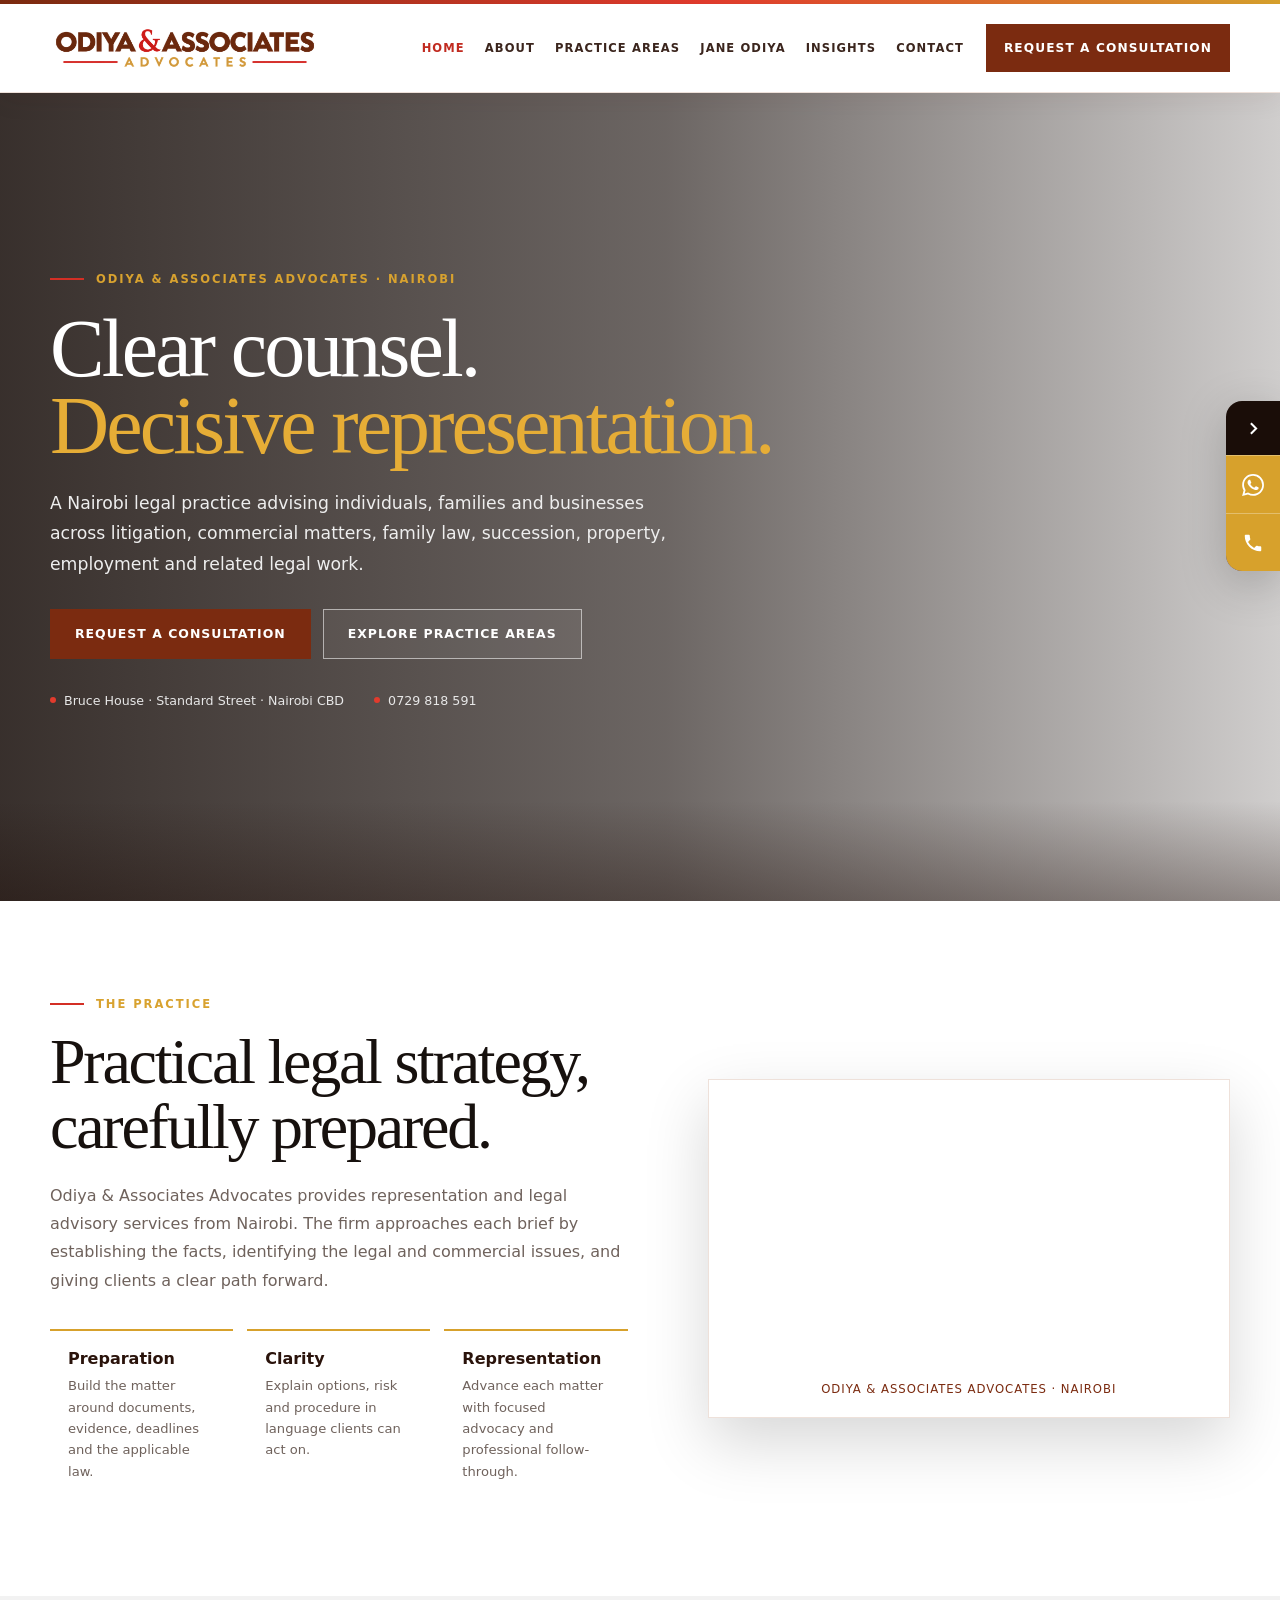
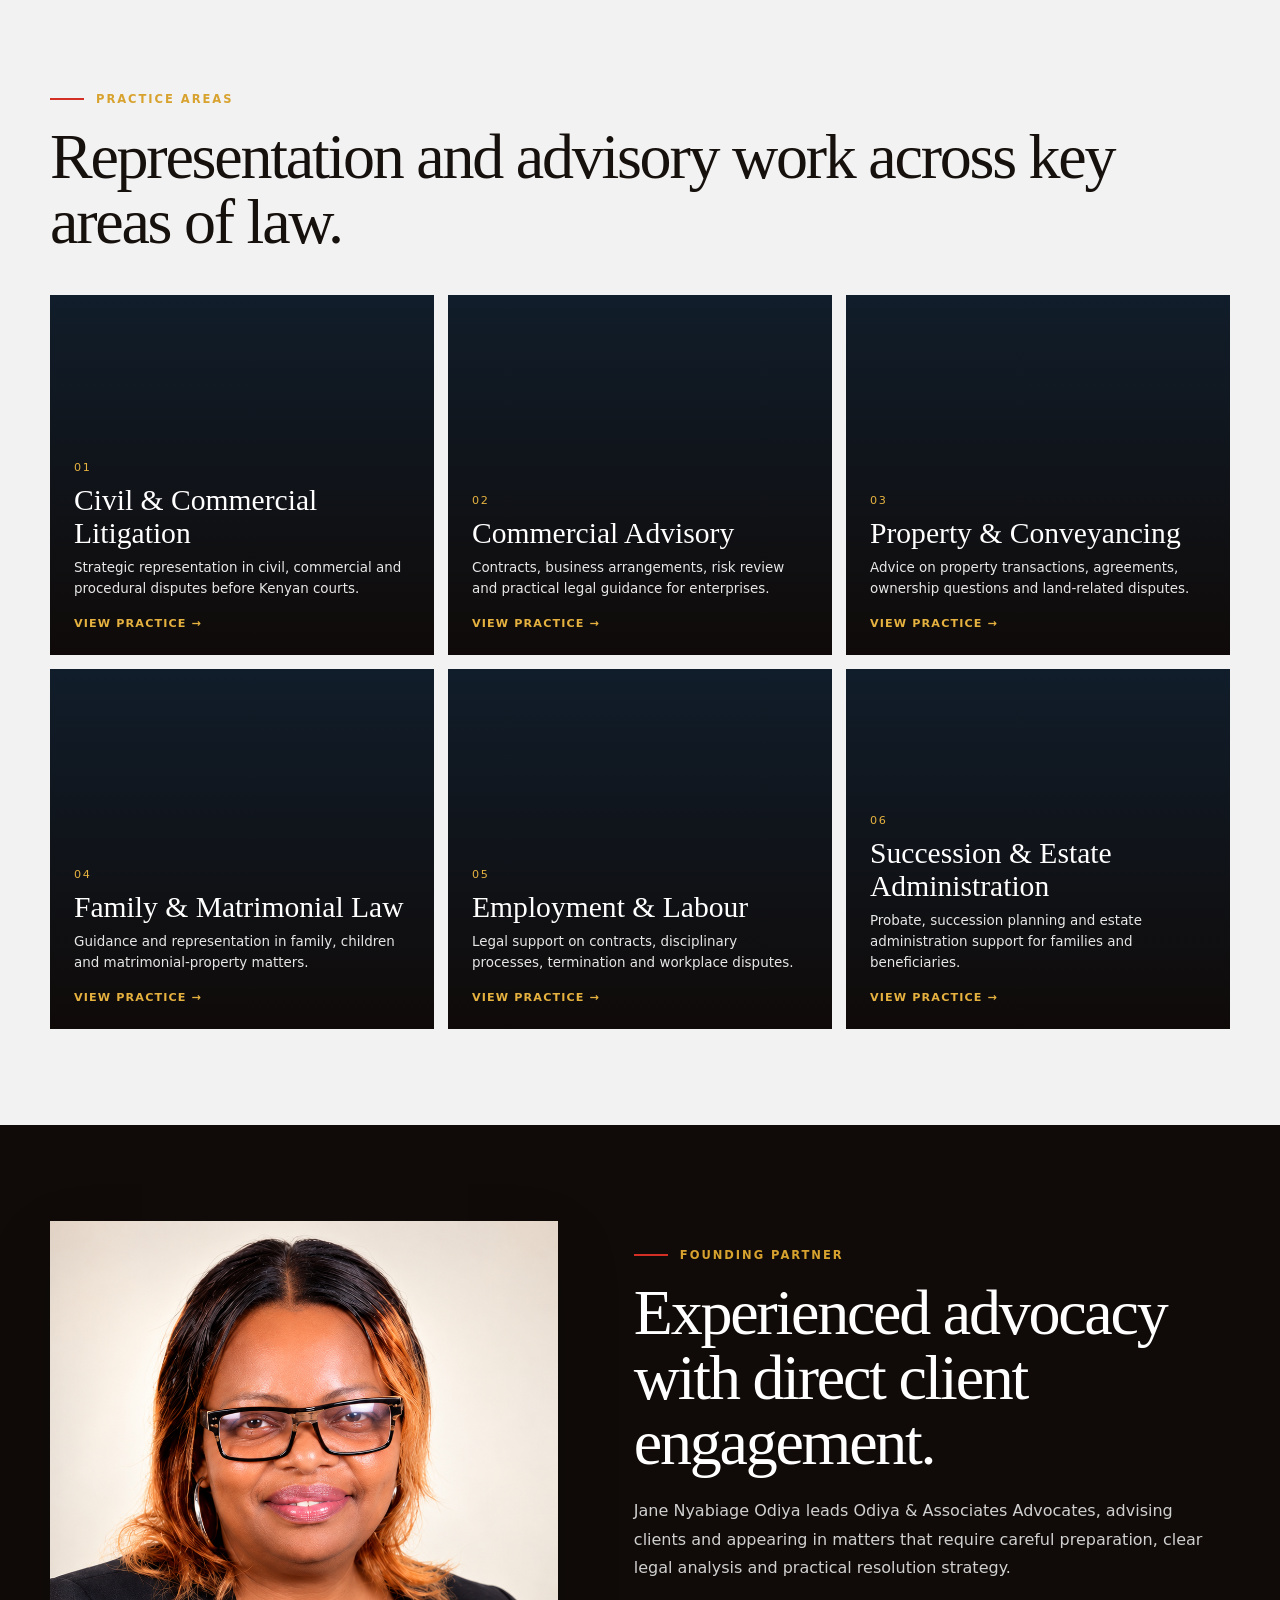
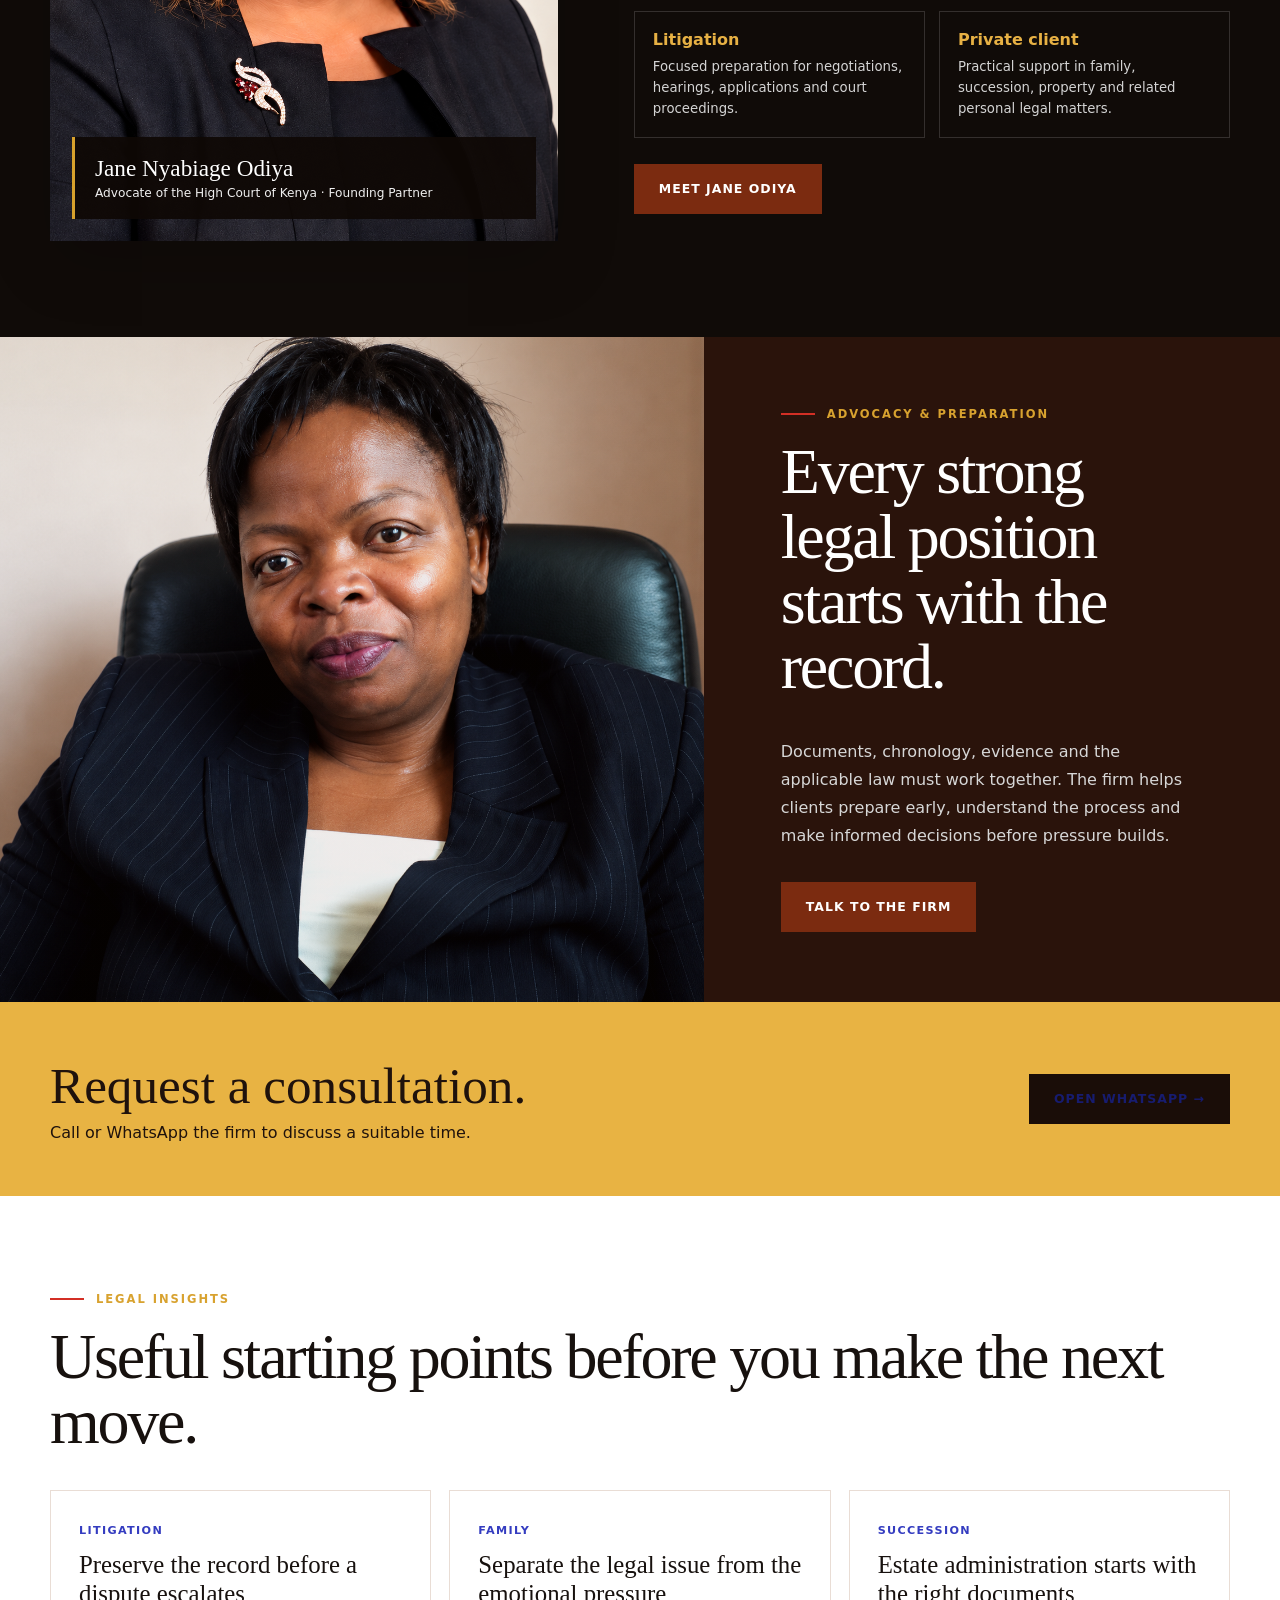
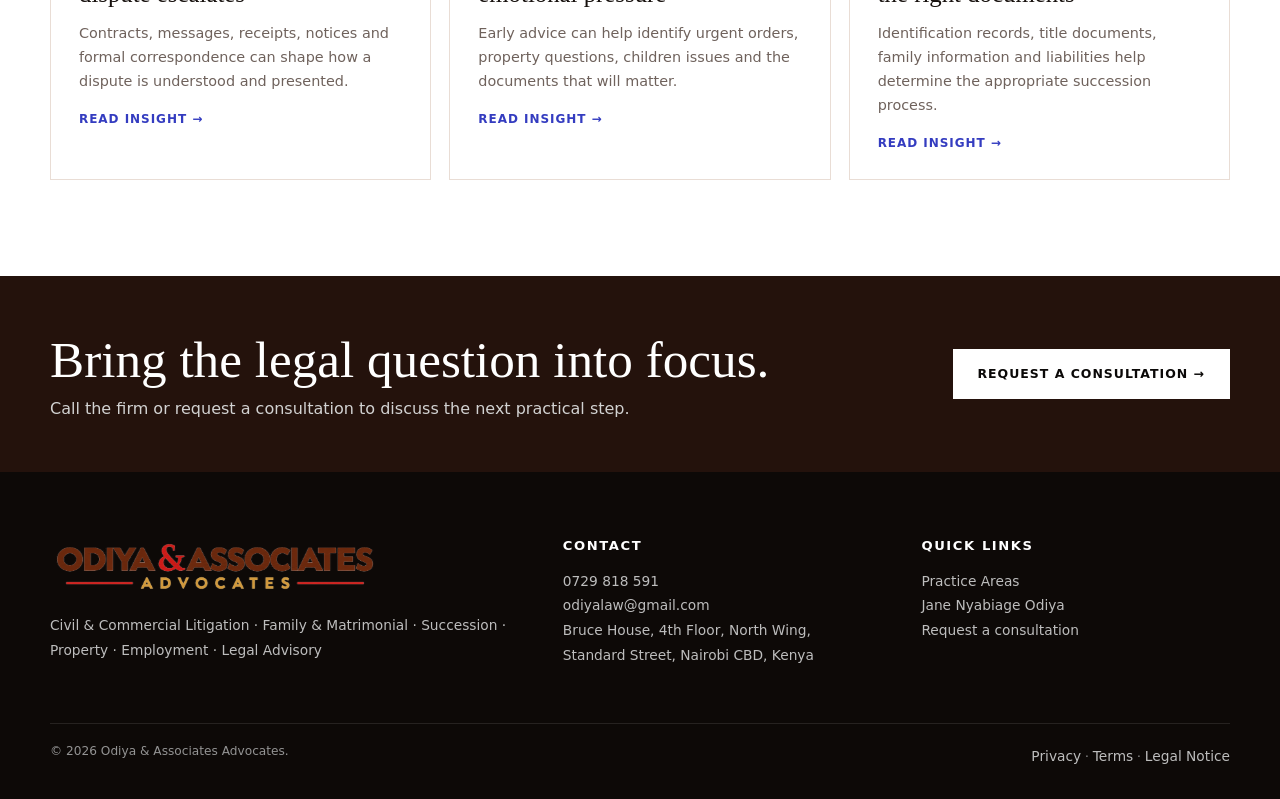
<file: index.html>
<!doctype html><html lang="en-KE"><head><meta charset="utf-8"><meta name="viewport" content="width=device-width,initial-scale=1,viewport-fit=cover"><title>Odiya &amp; Associates Advocates | Nairobi</title><meta name="description" content="Odiya &amp; Associates Advocates is a Nairobi law firm providing civil and commercial litigation, family and matrimonial law, succession, property, employment and general legal advisory services."><link rel="canonical" href="https://odiya-associates-advocates.vercel.app/"><meta name="theme-color" content="#7f2f12"><meta property="og:type" content="website"><meta property="og:title" content="Odiya &amp; Associates Advocates | Nairobi"><meta property="og:description" content="Odiya &amp; Associates Advocates is a Nairobi law firm providing civil and commercial litigation, family and matrimonial law, succession, property, employment and general legal advisory services."><meta property="og:url" content="https://odiya-associates-advocates.vercel.app/"><meta property="og:image" content="https://odiya-associates-advocates.vercel.app/images/odiya-social-card.jpg"><meta name="twitter:card" content="summary_large_image"><link rel="manifest" href="/site.webmanifest"><link rel="icon" href="/images/icon-192.png"><link rel="stylesheet" href="/assets/css/site.css?v=42"><script type="application/ld+json">{"@context": "https://schema.org", "@type": "LegalService", "name": "Odiya & Associates Advocates", "address": {"@type": "PostalAddress", "streetAddress": "Bruce House, 4th Floor, North Wing, Standard Street", "addressLocality": "Nairobi", "addressCountry": "KE"}, "telephone": "+254729818591", "email": "odiyalaw@gmail.com", "url": "https://odiya-associates-advocates.vercel.app", "areaServed": "Kenya"}</script></head><body><div class="topline"></div><header class="site-header"><div class="container nav"><a class="brand odiya-brand" href="/" aria-label="Odiya & Associates Advocates home"><img class="brand-wordmark" src="/images/logo-transparent.png" alt="Odiya & Associates Advocates"></a><nav class="nav-links" aria-label="Primary navigation"><a class="active" href="/">Home</a><a class="" href="/about/">About</a><a class="" href="/practice-areas/">Practice Areas</a><a class="" href="/managing-partner/">Jane Odiya</a><a class="" href="/insights/">Insights</a><a class="" href="/contact/">Contact</a></nav><a class="nav-cta" href="https://wa.me/254729818591" target="_blank" rel="noopener">Request a consultation</a><button class="menu-btn" aria-label="Open menu" aria-expanded="false"><span></span></button></div><nav class="mobile-nav" aria-label="Mobile navigation"><a href="/">Home</a><a href="/about/">About</a><a href="/practice-areas/">Practice Areas</a><a href="/managing-partner/">Jane Odiya</a><a href="/insights/">Insights</a><a href="/contact/">Contact</a><a href="https://wa.me/254729818591" target="_blank" rel="noopener">Request a consultation</a></nav></header><main><section class="hero"><div class="container"><div class="hero-content"><div class="eyebrow">Odiya &amp; Associates Advocates · Nairobi</div><h1 class="display">Clear counsel.<br><span>Decisive representation.</span></h1><p class="lead">A Nairobi legal practice advising individuals, families and businesses across litigation, commercial matters, family law, succession, property, employment and related legal work.</p><div class="hero-actions"><a class="btn btn-gold" href="https://wa.me/254729818591" target="_blank" rel="noopener">Request a consultation</a><a class="btn btn-ghost" href="/practice-areas/">Explore practice areas</a></div><div class="hero-meta"><span><i></i>Bruce House · Standard Street · Nairobi CBD</span><span><i></i>0729 818 591</span></div></div></div></section>
<section class="section"><div class="container intro-grid"><div><div class="eyebrow">The practice</div><h2 class="section-title">Practical legal strategy, carefully prepared.</h2><p class="section-copy">Odiya &amp; Associates Advocates provides representation and legal advisory services from Nairobi. The firm approaches each brief by establishing the facts, identifying the legal and commercial issues, and giving clients a clear path forward.</p><div class="values"><div class="value"><b>Preparation</b><span>Build the matter around documents, evidence, deadlines and the applicable law.</span></div><div class="value"><b>Clarity</b><span>Explain options, risk and procedure in language clients can act on.</span></div><div class="value"><b>Representation</b><span>Advance each matter with focused advocacy and professional follow-through.</span></div></div></div><div class="logo-animation"><video src="/assets/media/odiya-logo-intro.mp4" autoplay muted loop playsinline preload="metadata" aria-label="Animated Odiya & Associates Advocates logo"></video><small>ODIYA &amp; ASSOCIATES ADVOCATES · NAIROBI</small></div></div></section>
<section class="section practice-section"><div class="container"><div class="eyebrow">Practice areas</div><h2 class="section-title">Representation and advisory work across key areas of law.</h2><div class="practice-grid">
<a class="practice-card" style="--image:url('https://images.unsplash.com/photo-1589829545856-d10d557cf95f?auto=format&fit=crop&w=1400&q=82')" href="/practice-areas/#litigation"><div class="practice-content"><span class="practice-number">01</span><h3>Civil &amp; Commercial Litigation</h3><p>Strategic representation in civil, commercial and procedural disputes before Kenyan courts.</p><span class="practice-link">View practice →</span></div></a>
<a class="practice-card" style="--image:url('https://images.unsplash.com/photo-1450101499163-c8848c66ca85?auto=format&fit=crop&w=1400&q=82')" href="/practice-areas/#commercial"><div class="practice-content"><span class="practice-number">02</span><h3>Commercial Advisory</h3><p>Contracts, business arrangements, risk review and practical legal guidance for enterprises.</p><span class="practice-link">View practice →</span></div></a>
<a class="practice-card" style="--image:url('https://images.unsplash.com/photo-1560518883-ce09059eeffa?auto=format&fit=crop&w=1400&q=82')" href="/practice-areas/#property"><div class="practice-content"><span class="practice-number">03</span><h3>Property &amp; Conveyancing</h3><p>Advice on property transactions, agreements, ownership questions and land-related disputes.</p><span class="practice-link">View practice →</span></div></a>
<a class="practice-card" style="--image:url('https://images.unsplash.com/photo-1504151932400-72d4384f04b3?auto=format&fit=crop&w=1400&q=82')" href="/practice-areas/#family"><div class="practice-content"><span class="practice-number">04</span><h3>Family &amp; Matrimonial Law</h3><p>Guidance and representation in family, children and matrimonial-property matters.</p><span class="practice-link">View practice →</span></div></a>
<a class="practice-card" style="--image:url('https://images.unsplash.com/photo-1521791136064-7986c2920216?auto=format&fit=crop&w=1400&q=82')" href="/practice-areas/#employment"><div class="practice-content"><span class="practice-number">05</span><h3>Employment &amp; Labour</h3><p>Legal support on contracts, disciplinary processes, termination and workplace disputes.</p><span class="practice-link">View practice →</span></div></a>
<a class="practice-card" style="--image:url('https://images.unsplash.com/photo-1554224155-6726b3ff858f?auto=format&fit=crop&w=1400&q=82')" href="/practice-areas/#succession"><div class="practice-content"><span class="practice-number">06</span><h3>Succession &amp; Estate Administration</h3><p>Probate, succession planning and estate administration support for families and beneficiaries.</p><span class="practice-link">View practice →</span></div></a>
</div></div></section>
<section class="section partner-section"><div class="container partner-grid"><div class="partner-visual odiya-executive-2026"><div class="partner-badge"><strong>Jane Nyabiage Odiya</strong><span>Advocate of the High Court of Kenya · Founding Partner</span></div></div><div><div class="eyebrow">Founding Partner</div><h2 class="section-title">Experienced advocacy with direct client engagement.</h2><p class="section-copy">Jane Nyabiage Odiya leads Odiya &amp; Associates Advocates, advising clients and appearing in matters that require careful preparation, clear legal analysis and practical resolution strategy.</p><div class="partner-points"><div class="partner-point"><b>Litigation</b><span>Focused preparation for negotiations, hearings, applications and court proceedings.</span></div><div class="partner-point"><b>Private client</b><span>Practical support in family, succession, property and related personal legal matters.</span></div></div><div style="margin-top:26px"><a class="btn btn-gold" href="/managing-partner/">Meet Jane Odiya</a></div></div></div></section>
<section class="image-band"><div class="photo odiya-pinstripes-2026"></div><div class="copy"><div class="eyebrow">Advocacy &amp; preparation</div><h2 class="section-title">Every strong legal position starts with the record.</h2><p>Documents, chronology, evidence and the applicable law must work together. The firm helps clients prepare early, understand the process and make informed decisions before pressure builds.</p><a class="btn btn-gold" style="align-self:flex-start;margin-top:16px" href="/contact/">Talk to the firm</a></div></section>
<section class="booking-band"><div class="container"><div><h2>Request a consultation.</h2><p>Call or WhatsApp the firm to discuss a suitable time.</p></div><a class="btn btn-navy" href="https://wa.me/254729818591" target="_blank" rel="noopener">Open WhatsApp →</a></div></section>
<section class="section"><div class="container"><div class="eyebrow">Legal insights</div><h2 class="section-title">Useful starting points before you make the next move.</h2><div class="insight-grid"><article class="insight-card"><span class="tag">Litigation</span><h3>Preserve the record before a dispute escalates</h3><p>Contracts, messages, receipts, notices and formal correspondence can shape how a dispute is understood and presented.</p><a href="/insights/">Read insight →</a></article><article class="insight-card"><span class="tag">Family</span><h3>Separate the legal issue from the emotional pressure</h3><p>Early advice can help identify urgent orders, property questions, children issues and the documents that will matter.</p><a href="/insights/">Read insight →</a></article><article class="insight-card"><span class="tag">Succession</span><h3>Estate administration starts with the right documents</h3><p>Identification records, title documents, family information and liabilities help determine the appropriate succession process.</p><a href="/insights/">Read insight →</a></article></div></div></section></main><aside class="contact-rail" aria-label="Quick contact"><button class="rail-toggle" aria-label="Expand or collapse quick contact"><svg viewBox="0 0 24 24" aria-hidden="true"><path d="M9 18l6-6-6-6"/></svg></button><div class="rail-actions"><a href="https://wa.me/254729818591" target="_blank" rel="noopener" aria-label="WhatsApp Odiya & Associates Advocates"><svg viewBox="0 0 24 24" aria-hidden="true"><path d="M20.52 3.48A11.82 11.82 0 0 0 12.09 0C5.53 0 .2 5.32.2 11.87c0 2.09.55 4.13 1.6 5.93L.1 24l6.36-1.67a11.9 11.9 0 0 0 5.62 1.43h.01c6.55 0 11.88-5.33 11.88-11.88 0-3.17-1.23-6.15-3.45-8.4Zm-8.43 18.27h-.01a9.86 9.86 0 0 1-5.03-1.38l-.36-.21-3.77.99 1.01-3.67-.24-.38a9.83 9.83 0 0 1-1.51-5.23c0-5.46 4.45-9.9 9.92-9.9a9.84 9.84 0 0 1 7.01 2.91 9.83 9.83 0 0 1 2.9 7.01c0 5.46-4.45 9.86-9.92 9.86Zm5.44-7.41c-.3-.15-1.76-.87-2.03-.97-.27-.1-.47-.15-.67.15-.2.3-.77.97-.94 1.17-.17.2-.35.22-.65.07-.3-.15-1.26-.46-2.4-1.48-.89-.79-1.49-1.77-1.66-2.07-.17-.3-.02-.46.13-.61.13-.13.3-.35.45-.52.15-.17.2-.3.3-.5.1-.2.05-.37-.02-.52-.08-.15-.67-1.61-.92-2.21-.24-.58-.49-.5-.67-.51h-.57c-.2 0-.52.07-.79.37-.27.3-1.04 1.02-1.04 2.48s1.07 2.88 1.22 3.08c.15.2 2.1 3.21 5.09 4.5.71.31 1.27.49 1.7.63.72.23 1.37.2 1.88.12.57-.08 1.76-.72 2.01-1.42.25-.7.25-1.3.17-1.42-.07-.13-.27-.2-.57-.35Z"/></svg></a><a href="tel:+254729818591" aria-label="Call Odiya & Associates Advocates"><svg viewBox="0 0 24 24" aria-hidden="true"><path d="M6.62 10.79a15.5 15.5 0 0 0 6.59 6.59l2.2-2.2a1 1 0 0 1 1.02-.24c1.12.37 2.33.57 3.57.57a1 1 0 0 1 1 1V20a1 1 0 0 1-1 1C10.61 21 3 13.39 3 4a1 1 0 0 1 1-1h3.5a1 1 0 0 1 1 1c0 1.25.2 2.45.57 3.57a1 1 0 0 1-.25 1.02l-2.2 2.2Z"/></svg></a></div></aside><section class="cta-strip"><div class="container"><div><h2>Bring the legal question into focus.</h2><p>Call the firm or request a consultation to discuss the next practical step.</p></div><a class="btn btn-light" href="https://wa.me/254729818591" target="_blank" rel="noopener">Request a consultation →</a></div></section><footer class="footer"><div class="container"><div class="footer-grid"><div><div class="footer-brand"><img src="/images/logo-footer.png" alt="Odiya & Associates Advocates"></div><p>Civil & Commercial Litigation · Family & Matrimonial · Succession · Property · Employment · Legal Advisory</p></div><div><h4>Contact</h4><p><a href="tel:+254729818591">0729 818 591</a><br><a href="mailto:odiyalaw@gmail.com">odiyalaw@gmail.com</a><br>Bruce House, 4th Floor, North Wing, Standard Street, Nairobi CBD, Kenya</p></div><div><h4>Quick links</h4><p><a href="/practice-areas/">Practice Areas</a><br><a href="/managing-partner/">Jane Nyabiage Odiya</a><br><a href="https://wa.me/254729818591" target="_blank" rel="noopener">Request a consultation</a></p></div></div><div class="footer-bottom"><span>© 2026 Odiya & Associates Advocates.</span><span><a href="/privacy/">Privacy</a> · <a href="/terms/">Terms</a> · <a href="/legal-notice/">Legal Notice</a></span></div></div></footer><script src="/assets/js/site.js?v=42" defer></script></body></html>
</file>
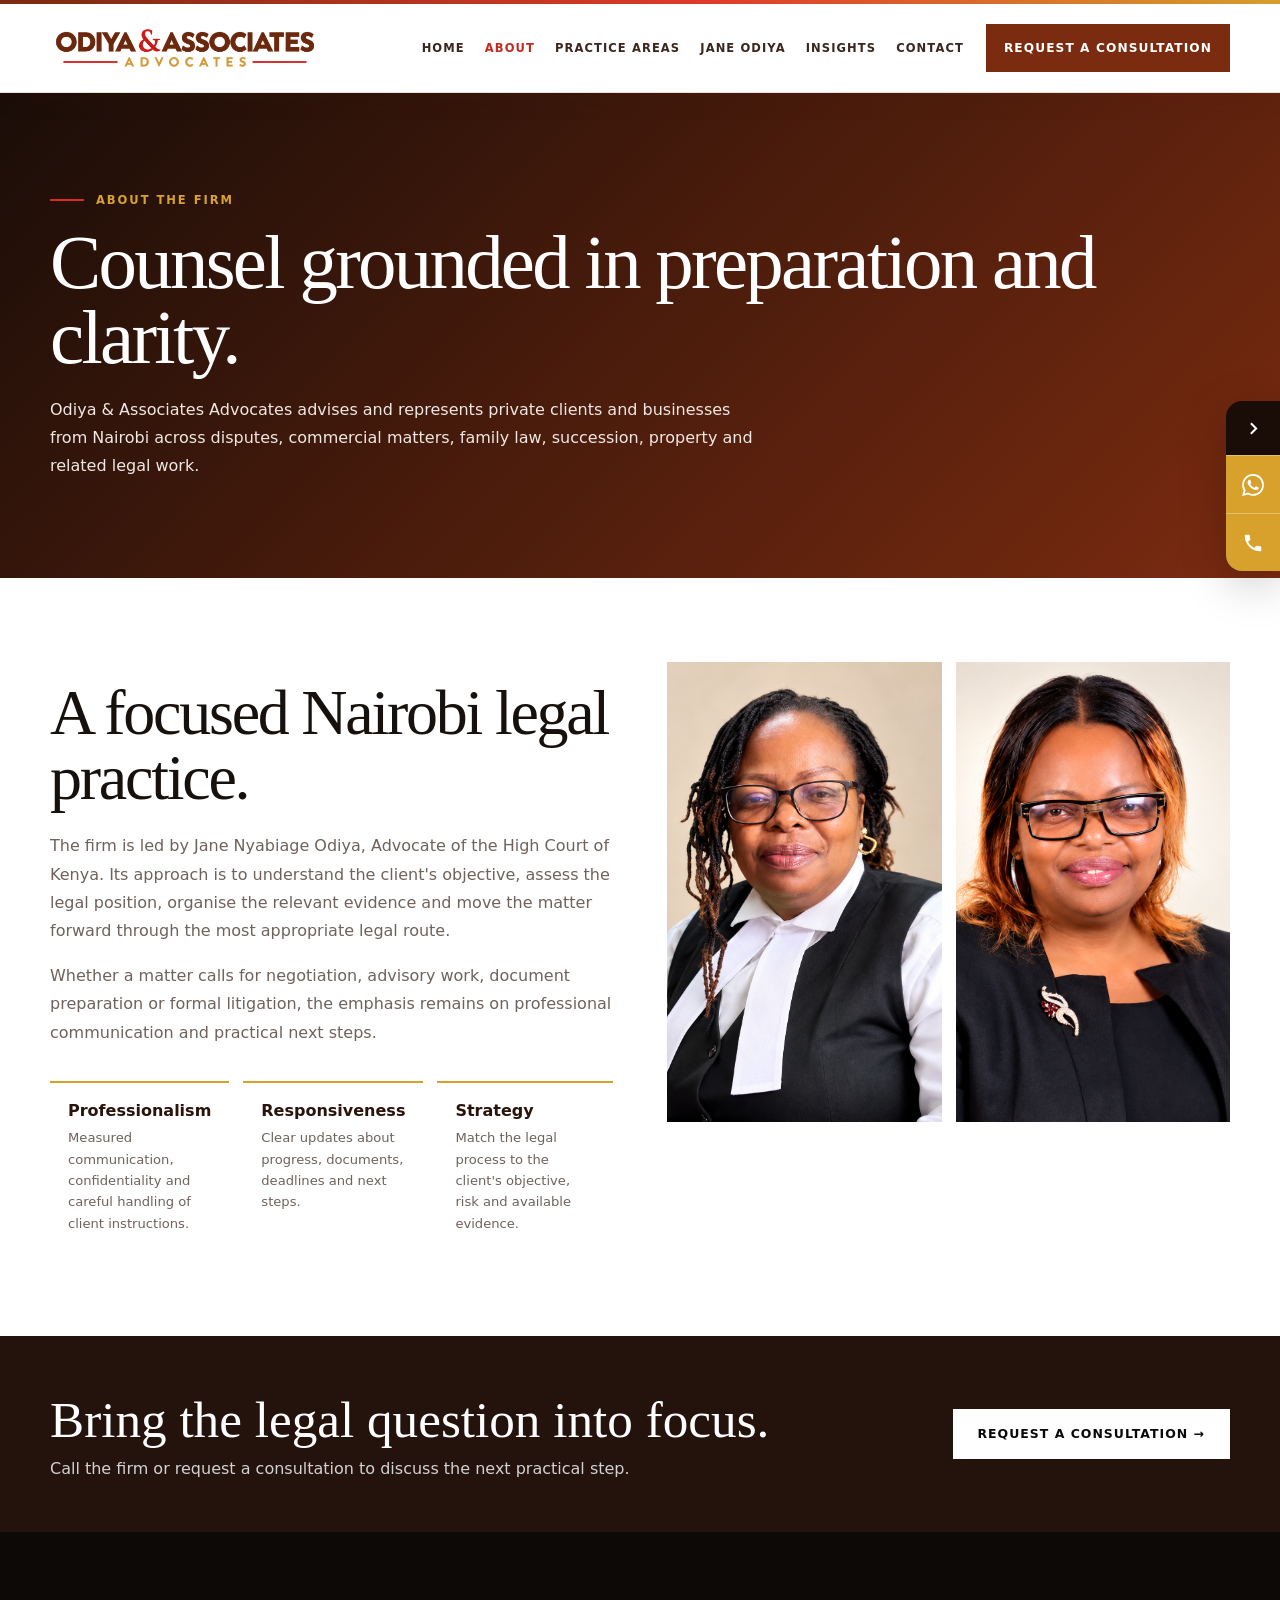
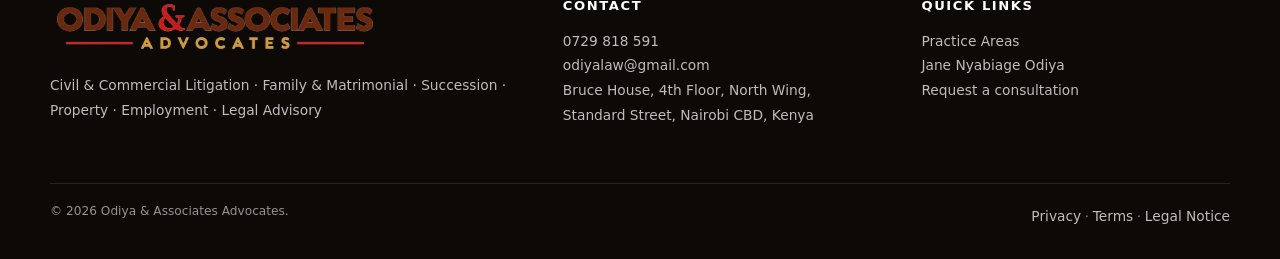
<file: about/index.html>
<!doctype html><html lang="en-KE"><head><meta charset="utf-8"><meta name="viewport" content="width=device-width,initial-scale=1,viewport-fit=cover"><title>About | Odiya &amp; Associates Advocates</title><meta name="description" content="Learn about Odiya &amp; Associates Advocates, a Nairobi legal practice led by Jane Nyabiage Odiya."><link rel="canonical" href="https://odiya-associates-advocates.vercel.app/about/"><meta name="theme-color" content="#7f2f12"><meta property="og:type" content="website"><meta property="og:title" content="About | Odiya &amp; Associates Advocates"><meta property="og:description" content="Learn about Odiya &amp; Associates Advocates, a Nairobi legal practice led by Jane Nyabiage Odiya."><meta property="og:url" content="https://odiya-associates-advocates.vercel.app/about/"><meta property="og:image" content="https://odiya-associates-advocates.vercel.app/images/odiya-social-card.jpg"><meta name="twitter:card" content="summary_large_image"><link rel="manifest" href="/site.webmanifest"><link rel="icon" href="/images/icon-192.png"><link rel="stylesheet" href="/assets/css/site.css?v=42"><script type="application/ld+json">{"@context": "https://schema.org", "@type": "LegalService", "name": "Odiya & Associates Advocates", "address": {"@type": "PostalAddress", "streetAddress": "Bruce House, 4th Floor, North Wing, Standard Street", "addressLocality": "Nairobi", "addressCountry": "KE"}, "telephone": "+254729818591", "email": "odiyalaw@gmail.com", "url": "https://odiya-associates-advocates.vercel.app", "areaServed": "Kenya"}</script></head><body><div class="topline"></div><header class="site-header"><div class="container nav"><a class="brand odiya-brand" href="/" aria-label="Odiya & Associates Advocates home"><img class="brand-wordmark" src="/images/logo-transparent.png" alt="Odiya & Associates Advocates"></a><nav class="nav-links" aria-label="Primary navigation"><a class="" href="/">Home</a><a class="active" href="/about/">About</a><a class="" href="/practice-areas/">Practice Areas</a><a class="" href="/managing-partner/">Jane Odiya</a><a class="" href="/insights/">Insights</a><a class="" href="/contact/">Contact</a></nav><a class="nav-cta" href="https://wa.me/254729818591" target="_blank" rel="noopener">Request a consultation</a><button class="menu-btn" aria-label="Open menu" aria-expanded="false"><span></span></button></div><nav class="mobile-nav" aria-label="Mobile navigation"><a href="/">Home</a><a href="/about/">About</a><a href="/practice-areas/">Practice Areas</a><a href="/managing-partner/">Jane Odiya</a><a href="/insights/">Insights</a><a href="/contact/">Contact</a><a href="https://wa.me/254729818591" target="_blank" rel="noopener">Request a consultation</a></nav></header><main><section class="page-hero"><div class="container"><div class="eyebrow">About the firm</div><h1 class="page-title">Counsel grounded in preparation and clarity.</h1><p>Odiya &amp; Associates Advocates advises and represents private clients and businesses from Nairobi across disputes, commercial matters, family law, succession, property and related legal work.</p></div></section><section class="page-main"><div class="container two-col"><div><h2 class="section-title">A focused Nairobi legal practice.</h2><p class="section-copy">The firm is led by Jane Nyabiage Odiya, Advocate of the High Court of Kenya. Its approach is to understand the client's objective, assess the legal position, organise the relevant evidence and move the matter forward through the most appropriate legal route.</p><p class="section-copy">Whether a matter calls for negotiation, advisory work, document preparation or formal litigation, the emphasis remains on professional communication and practical next steps.</p><div class="values"><div class="value"><b>Professionalism</b><span>Measured communication, confidentiality and careful handling of client instructions.</span></div><div class="value"><b>Responsiveness</b><span>Clear updates about progress, documents, deadlines and next steps.</span></div><div class="value"><b>Strategy</b><span>Match the legal process to the client's objective, risk and available evidence.</span></div></div></div><div class="photo-pair odiya-photo-pair"><img src="/assets/media/jane-odiya-judicial-2026.png" alt="Jane Nyabiage Odiya in judicial attire"><img src="/assets/media/jane-odiya-executive-2026.png" alt="Jane Nyabiage Odiya professional portrait"></div></div></section></main><aside class="contact-rail" aria-label="Quick contact"><button class="rail-toggle" aria-label="Expand or collapse quick contact"><svg viewBox="0 0 24 24" aria-hidden="true"><path d="M9 18l6-6-6-6"/></svg></button><div class="rail-actions"><a href="https://wa.me/254729818591" target="_blank" rel="noopener" aria-label="WhatsApp Odiya & Associates Advocates"><svg viewBox="0 0 24 24" aria-hidden="true"><path d="M20.52 3.48A11.82 11.82 0 0 0 12.09 0C5.53 0 .2 5.32.2 11.87c0 2.09.55 4.13 1.6 5.93L.1 24l6.36-1.67a11.9 11.9 0 0 0 5.62 1.43h.01c6.55 0 11.88-5.33 11.88-11.88 0-3.17-1.23-6.15-3.45-8.4Zm-8.43 18.27h-.01a9.86 9.86 0 0 1-5.03-1.38l-.36-.21-3.77.99 1.01-3.67-.24-.38a9.83 9.83 0 0 1-1.51-5.23c0-5.46 4.45-9.9 9.92-9.9a9.84 9.84 0 0 1 7.01 2.91 9.83 9.83 0 0 1 2.9 7.01c0 5.46-4.45 9.86-9.92 9.86Zm5.44-7.41c-.3-.15-1.76-.87-2.03-.97-.27-.1-.47-.15-.67.15-.2.3-.77.97-.94 1.17-.17.2-.35.22-.65.07-.3-.15-1.26-.46-2.4-1.48-.89-.79-1.49-1.77-1.66-2.07-.17-.3-.02-.46.13-.61.13-.13.3-.35.45-.52.15-.17.2-.3.3-.5.1-.2.05-.37-.02-.52-.08-.15-.67-1.61-.92-2.21-.24-.58-.49-.5-.67-.51h-.57c-.2 0-.52.07-.79.37-.27.3-1.04 1.02-1.04 2.48s1.07 2.88 1.22 3.08c.15.2 2.1 3.21 5.09 4.5.71.31 1.27.49 1.7.63.72.23 1.37.2 1.88.12.57-.08 1.76-.72 2.01-1.42.25-.7.25-1.3.17-1.42-.07-.13-.27-.2-.57-.35Z"/></svg></a><a href="tel:+254729818591" aria-label="Call Odiya & Associates Advocates"><svg viewBox="0 0 24 24" aria-hidden="true"><path d="M6.62 10.79a15.5 15.5 0 0 0 6.59 6.59l2.2-2.2a1 1 0 0 1 1.02-.24c1.12.37 2.33.57 3.57.57a1 1 0 0 1 1 1V20a1 1 0 0 1-1 1C10.61 21 3 13.39 3 4a1 1 0 0 1 1-1h3.5a1 1 0 0 1 1 1c0 1.25.2 2.45.57 3.57a1 1 0 0 1-.25 1.02l-2.2 2.2Z"/></svg></a></div></aside><section class="cta-strip"><div class="container"><div><h2>Bring the legal question into focus.</h2><p>Call the firm or request a consultation to discuss the next practical step.</p></div><a class="btn btn-light" href="https://wa.me/254729818591" target="_blank" rel="noopener">Request a consultation →</a></div></section><footer class="footer"><div class="container"><div class="footer-grid"><div><div class="footer-brand"><img src="/images/logo-footer.png" alt="Odiya & Associates Advocates"></div><p>Civil & Commercial Litigation · Family & Matrimonial · Succession · Property · Employment · Legal Advisory</p></div><div><h4>Contact</h4><p><a href="tel:+254729818591">0729 818 591</a><br><a href="mailto:odiyalaw@gmail.com">odiyalaw@gmail.com</a><br>Bruce House, 4th Floor, North Wing, Standard Street, Nairobi CBD, Kenya</p></div><div><h4>Quick links</h4><p><a href="/practice-areas/">Practice Areas</a><br><a href="/managing-partner/">Jane Nyabiage Odiya</a><br><a href="https://wa.me/254729818591" target="_blank" rel="noopener">Request a consultation</a></p></div></div><div class="footer-bottom"><span>© 2026 Odiya & Associates Advocates.</span><span><a href="/privacy/">Privacy</a> · <a href="/terms/">Terms</a> · <a href="/legal-notice/">Legal Notice</a></span></div></div></footer><script src="/assets/js/site.js?v=42" defer></script></body></html>
</file>
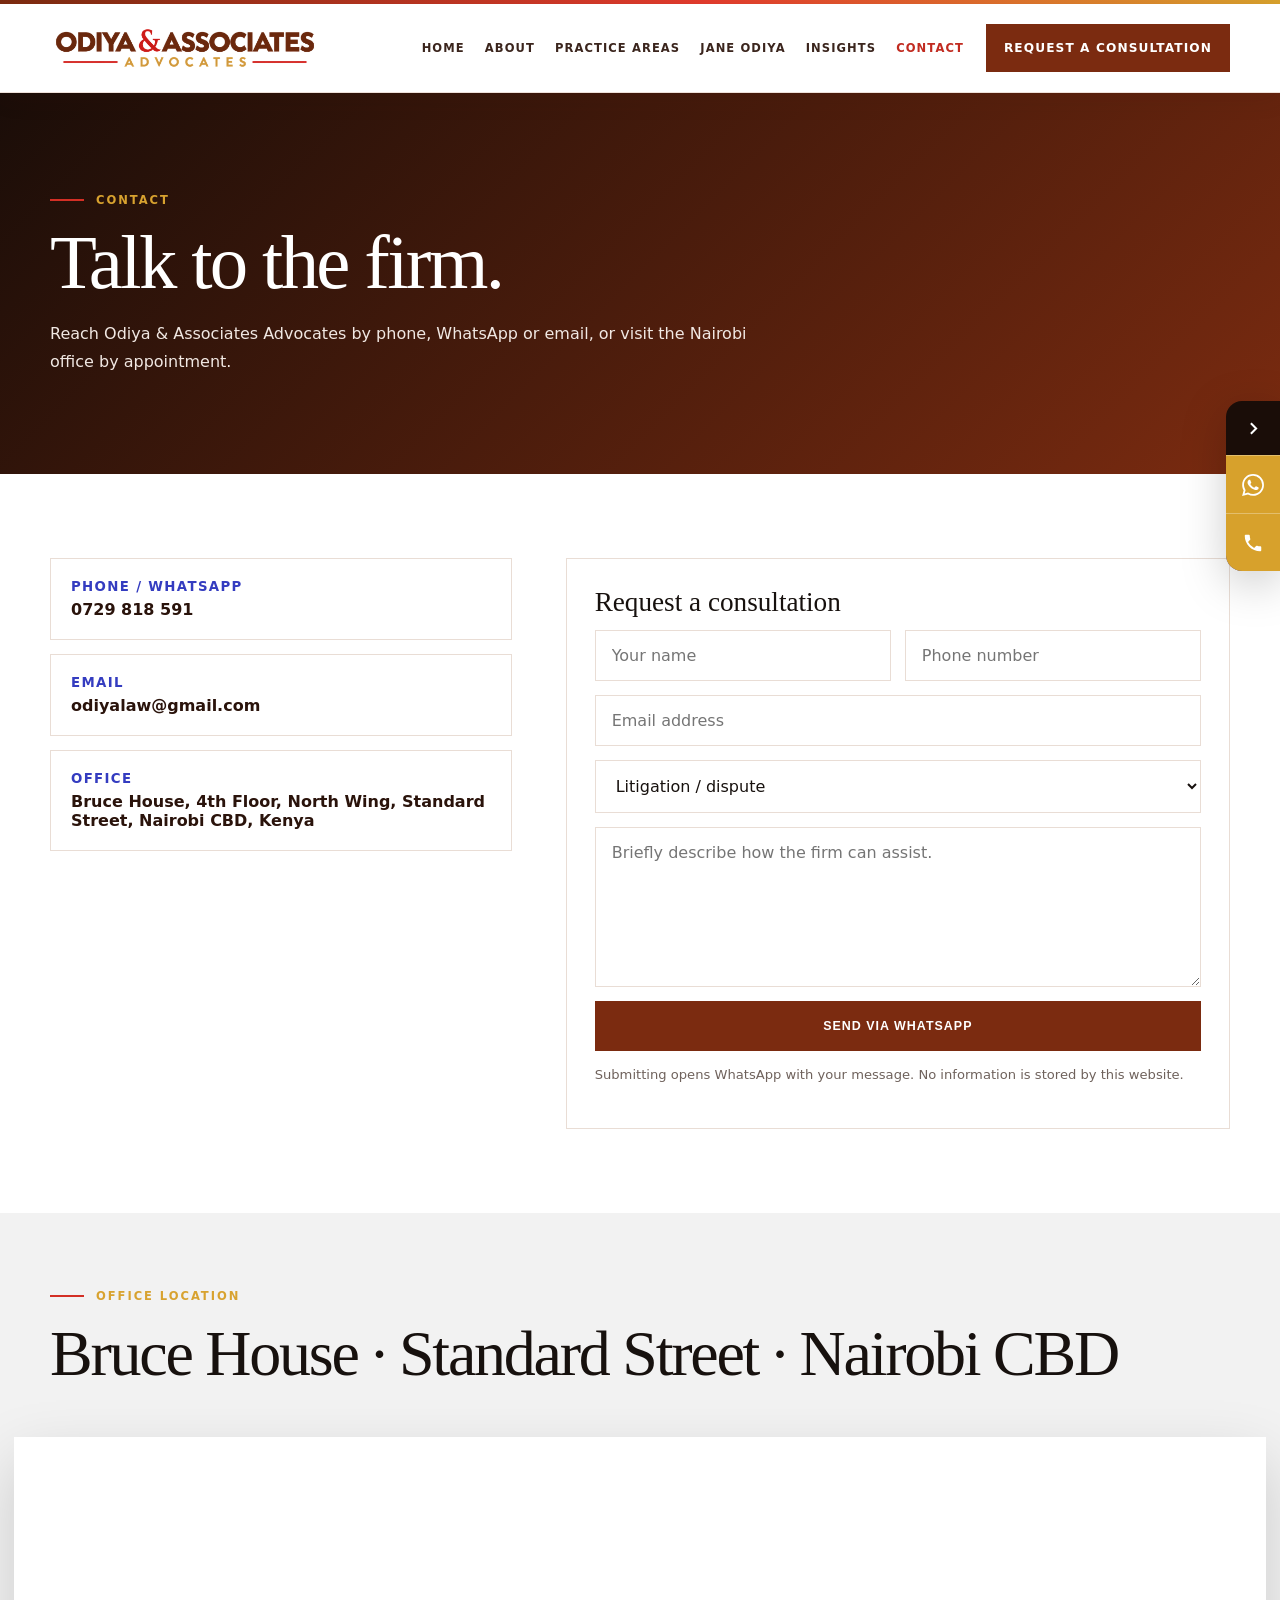
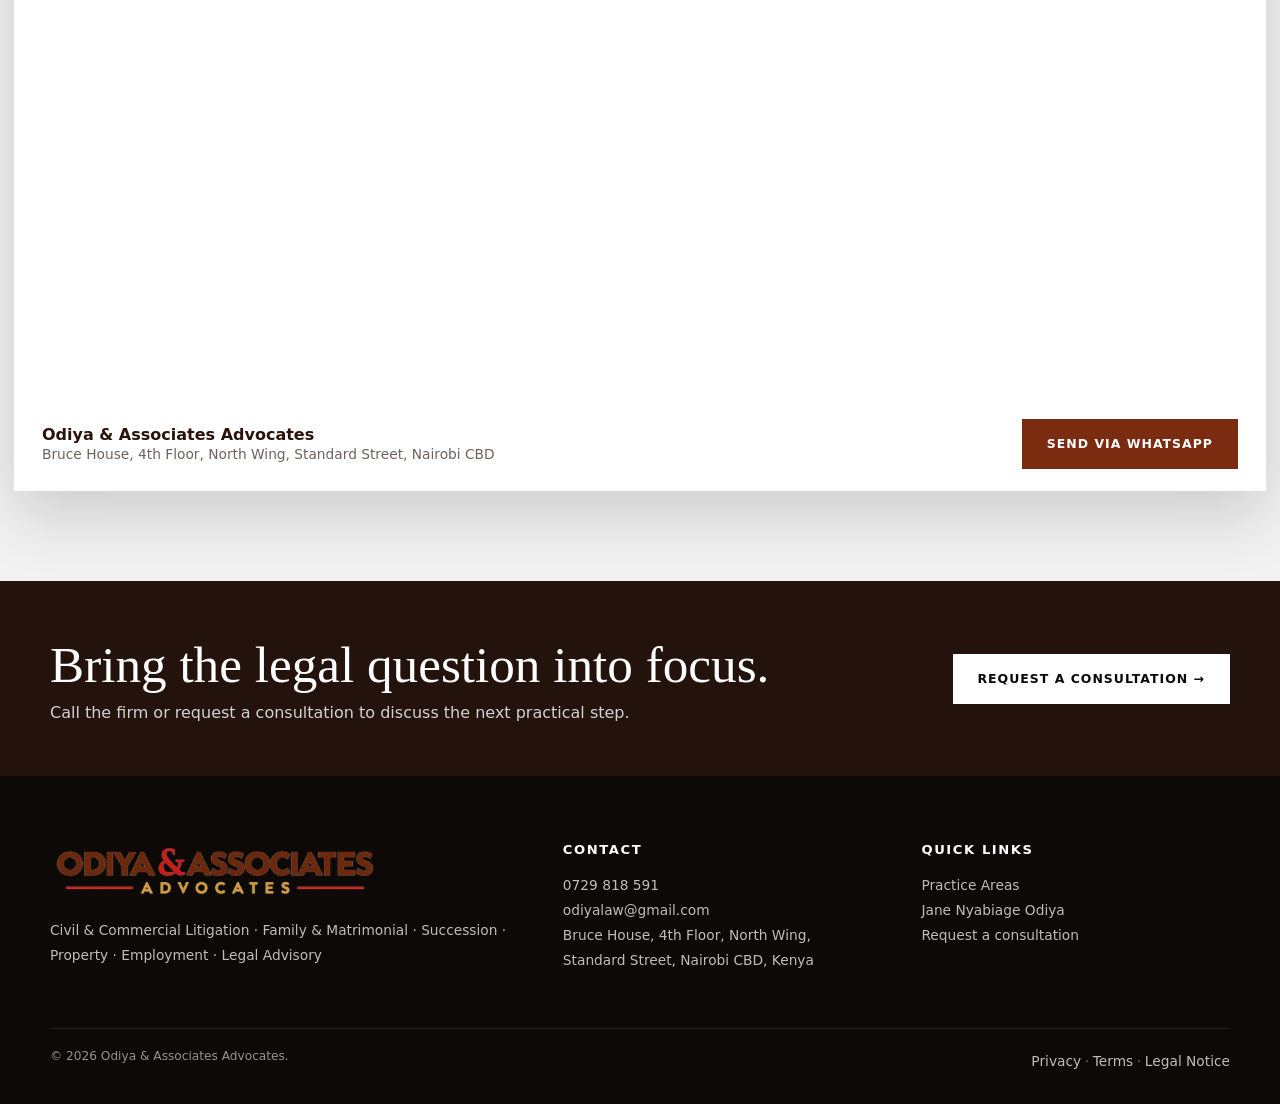
<file: contact/index.html>
<!doctype html><html lang="en-KE"><head><meta charset="utf-8"><meta name="viewport" content="width=device-width,initial-scale=1,viewport-fit=cover"><title>Contact | Odiya &amp; Associates Advocates</title><meta name="description" content="Contact Odiya &amp; Associates Advocates at Bruce House, Standard Street, Nairobi CBD."><link rel="canonical" href="https://odiya-associates-advocates.vercel.app/contact/"><meta name="theme-color" content="#7f2f12"><meta property="og:type" content="website"><meta property="og:title" content="Contact | Odiya &amp; Associates Advocates"><meta property="og:description" content="Contact Odiya &amp; Associates Advocates at Bruce House, Standard Street, Nairobi CBD."><meta property="og:url" content="https://odiya-associates-advocates.vercel.app/contact/"><meta property="og:image" content="https://odiya-associates-advocates.vercel.app/images/odiya-social-card.jpg"><meta name="twitter:card" content="summary_large_image"><link rel="manifest" href="/site.webmanifest"><link rel="icon" href="/images/icon-192.png"><link rel="stylesheet" href="/assets/css/site.css?v=42"><script type="application/ld+json">{"@context": "https://schema.org", "@type": "LegalService", "name": "Odiya & Associates Advocates", "address": {"@type": "PostalAddress", "streetAddress": "Bruce House, 4th Floor, North Wing, Standard Street", "addressLocality": "Nairobi", "addressCountry": "KE"}, "telephone": "+254729818591", "email": "odiyalaw@gmail.com", "url": "https://odiya-associates-advocates.vercel.app", "areaServed": "Kenya"}</script></head><body><div class="topline"></div><header class="site-header"><div class="container nav"><a class="brand odiya-brand" href="/" aria-label="Odiya & Associates Advocates home"><img class="brand-wordmark" src="/images/logo-transparent.png" alt="Odiya & Associates Advocates"></a><nav class="nav-links" aria-label="Primary navigation"><a class="" href="/">Home</a><a class="" href="/about/">About</a><a class="" href="/practice-areas/">Practice Areas</a><a class="" href="/managing-partner/">Jane Odiya</a><a class="" href="/insights/">Insights</a><a class="active" href="/contact/">Contact</a></nav><a class="nav-cta" href="https://wa.me/254729818591" target="_blank" rel="noopener">Request a consultation</a><button class="menu-btn" aria-label="Open menu" aria-expanded="false"><span></span></button></div><nav class="mobile-nav" aria-label="Mobile navigation"><a href="/">Home</a><a href="/about/">About</a><a href="/practice-areas/">Practice Areas</a><a href="/managing-partner/">Jane Odiya</a><a href="/insights/">Insights</a><a href="/contact/">Contact</a><a href="https://wa.me/254729818591" target="_blank" rel="noopener">Request a consultation</a></nav></header><main><section class="page-hero"><div class="container"><div class="eyebrow">Contact</div><h1 class="page-title">Talk to the firm.</h1><p>Reach Odiya &amp; Associates Advocates by phone, WhatsApp or email, or visit the Nairobi office by appointment.</p></div></section><section class="page-main"><div class="container contact-grid"><div><div class="contact-list"><div class="contact-item"><small>Phone / WhatsApp</small><a href="tel:+254729818591">0729 818 591</a></div><div class="contact-item"><small>Email</small><a href="mailto:odiyalaw@gmail.com">odiyalaw@gmail.com</a></div><div class="contact-item"><small>Office</small><span>Bruce House, 4th Floor, North Wing, Standard Street, Nairobi CBD, Kenya</span></div></div></div><div class="info-card"><h3>Request a consultation</h3><form class="contact-form" data-contact-form><input name="name" placeholder="Your name" required><input name="phone" placeholder="Phone number" required><input class="full" type="email" name="email" placeholder="Email address"><select class="full" name="matter"><option>Litigation / dispute</option><option>Family / matrimonial</option><option>Succession / estate</option><option>Property / conveyancing</option><option>Employment</option><option>Commercial / business</option><option>Other legal matter</option></select><textarea class="full" name="message" placeholder="Briefly describe how the firm can assist."></textarea><button class="btn btn-gold full" type="submit">Send via WhatsApp</button></form><p class="small-note">Submitting opens WhatsApp with your message. No information is stored by this website.</p></div></div></section><section class="map-wrap"><div class="container map-head"><div class="eyebrow">Office location</div><h2 class="section-title">Bruce House · Standard Street · Nairobi CBD</h2></div><div class="map-shell"><iframe title="Map showing Bruce House, Standard Street, Nairobi" loading="lazy" referrerpolicy="no-referrer-when-downgrade" src="https://www.google.com/maps?q=Bruce+House,+Standard+Street,+Nairobi,+Kenya&output=embed"></iframe><div class="map-footer"><div><strong>Odiya &amp; Associates Advocates</strong><span>Bruce House, 4th Floor, North Wing, Standard Street, Nairobi CBD</span></div><a class="btn btn-gold" href="https://wa.me/254729818591" target="_blank" rel="noopener">Send via WhatsApp</a></div></div></section></main><aside class="contact-rail" aria-label="Quick contact"><button class="rail-toggle" aria-label="Expand or collapse quick contact"><svg viewBox="0 0 24 24" aria-hidden="true"><path d="M9 18l6-6-6-6"/></svg></button><div class="rail-actions"><a href="https://wa.me/254729818591" target="_blank" rel="noopener" aria-label="WhatsApp Odiya & Associates Advocates"><svg viewBox="0 0 24 24" aria-hidden="true"><path d="M20.52 3.48A11.82 11.82 0 0 0 12.09 0C5.53 0 .2 5.32.2 11.87c0 2.09.55 4.13 1.6 5.93L.1 24l6.36-1.67a11.9 11.9 0 0 0 5.62 1.43h.01c6.55 0 11.88-5.33 11.88-11.88 0-3.17-1.23-6.15-3.45-8.4Zm-8.43 18.27h-.01a9.86 9.86 0 0 1-5.03-1.38l-.36-.21-3.77.99 1.01-3.67-.24-.38a9.83 9.83 0 0 1-1.51-5.23c0-5.46 4.45-9.9 9.92-9.9a9.84 9.84 0 0 1 7.01 2.91 9.83 9.83 0 0 1 2.9 7.01c0 5.46-4.45 9.86-9.92 9.86Zm5.44-7.41c-.3-.15-1.76-.87-2.03-.97-.27-.1-.47-.15-.67.15-.2.3-.77.97-.94 1.17-.17.2-.35.22-.65.07-.3-.15-1.26-.46-2.4-1.48-.89-.79-1.49-1.77-1.66-2.07-.17-.3-.02-.46.13-.61.13-.13.3-.35.45-.52.15-.17.2-.3.3-.5.1-.2.05-.37-.02-.52-.08-.15-.67-1.61-.92-2.21-.24-.58-.49-.5-.67-.51h-.57c-.2 0-.52.07-.79.37-.27.3-1.04 1.02-1.04 2.48s1.07 2.88 1.22 3.08c.15.2 2.1 3.21 5.09 4.5.71.31 1.27.49 1.7.63.72.23 1.37.2 1.88.12.57-.08 1.76-.72 2.01-1.42.25-.7.25-1.3.17-1.42-.07-.13-.27-.2-.57-.35Z"/></svg></a><a href="tel:+254729818591" aria-label="Call Odiya & Associates Advocates"><svg viewBox="0 0 24 24" aria-hidden="true"><path d="M6.62 10.79a15.5 15.5 0 0 0 6.59 6.59l2.2-2.2a1 1 0 0 1 1.02-.24c1.12.37 2.33.57 3.57.57a1 1 0 0 1 1 1V20a1 1 0 0 1-1 1C10.61 21 3 13.39 3 4a1 1 0 0 1 1-1h3.5a1 1 0 0 1 1 1c0 1.25.2 2.45.57 3.57a1 1 0 0 1-.25 1.02l-2.2 2.2Z"/></svg></a></div></aside><section class="cta-strip"><div class="container"><div><h2>Bring the legal question into focus.</h2><p>Call the firm or request a consultation to discuss the next practical step.</p></div><a class="btn btn-light" href="https://wa.me/254729818591" target="_blank" rel="noopener">Request a consultation →</a></div></section><footer class="footer"><div class="container"><div class="footer-grid"><div><div class="footer-brand"><img src="/images/logo-footer.png" alt="Odiya & Associates Advocates"></div><p>Civil & Commercial Litigation · Family & Matrimonial · Succession · Property · Employment · Legal Advisory</p></div><div><h4>Contact</h4><p><a href="tel:+254729818591">0729 818 591</a><br><a href="mailto:odiyalaw@gmail.com">odiyalaw@gmail.com</a><br>Bruce House, 4th Floor, North Wing, Standard Street, Nairobi CBD, Kenya</p></div><div><h4>Quick links</h4><p><a href="/practice-areas/">Practice Areas</a><br><a href="/managing-partner/">Jane Nyabiage Odiya</a><br><a href="https://wa.me/254729818591" target="_blank" rel="noopener">Request a consultation</a></p></div></div><div class="footer-bottom"><span>© 2026 Odiya & Associates Advocates.</span><span><a href="/privacy/">Privacy</a> · <a href="/terms/">Terms</a> · <a href="/legal-notice/">Legal Notice</a></span></div></div></footer><script src="/assets/js/site.js?v=42" defer></script></body></html>
</file>
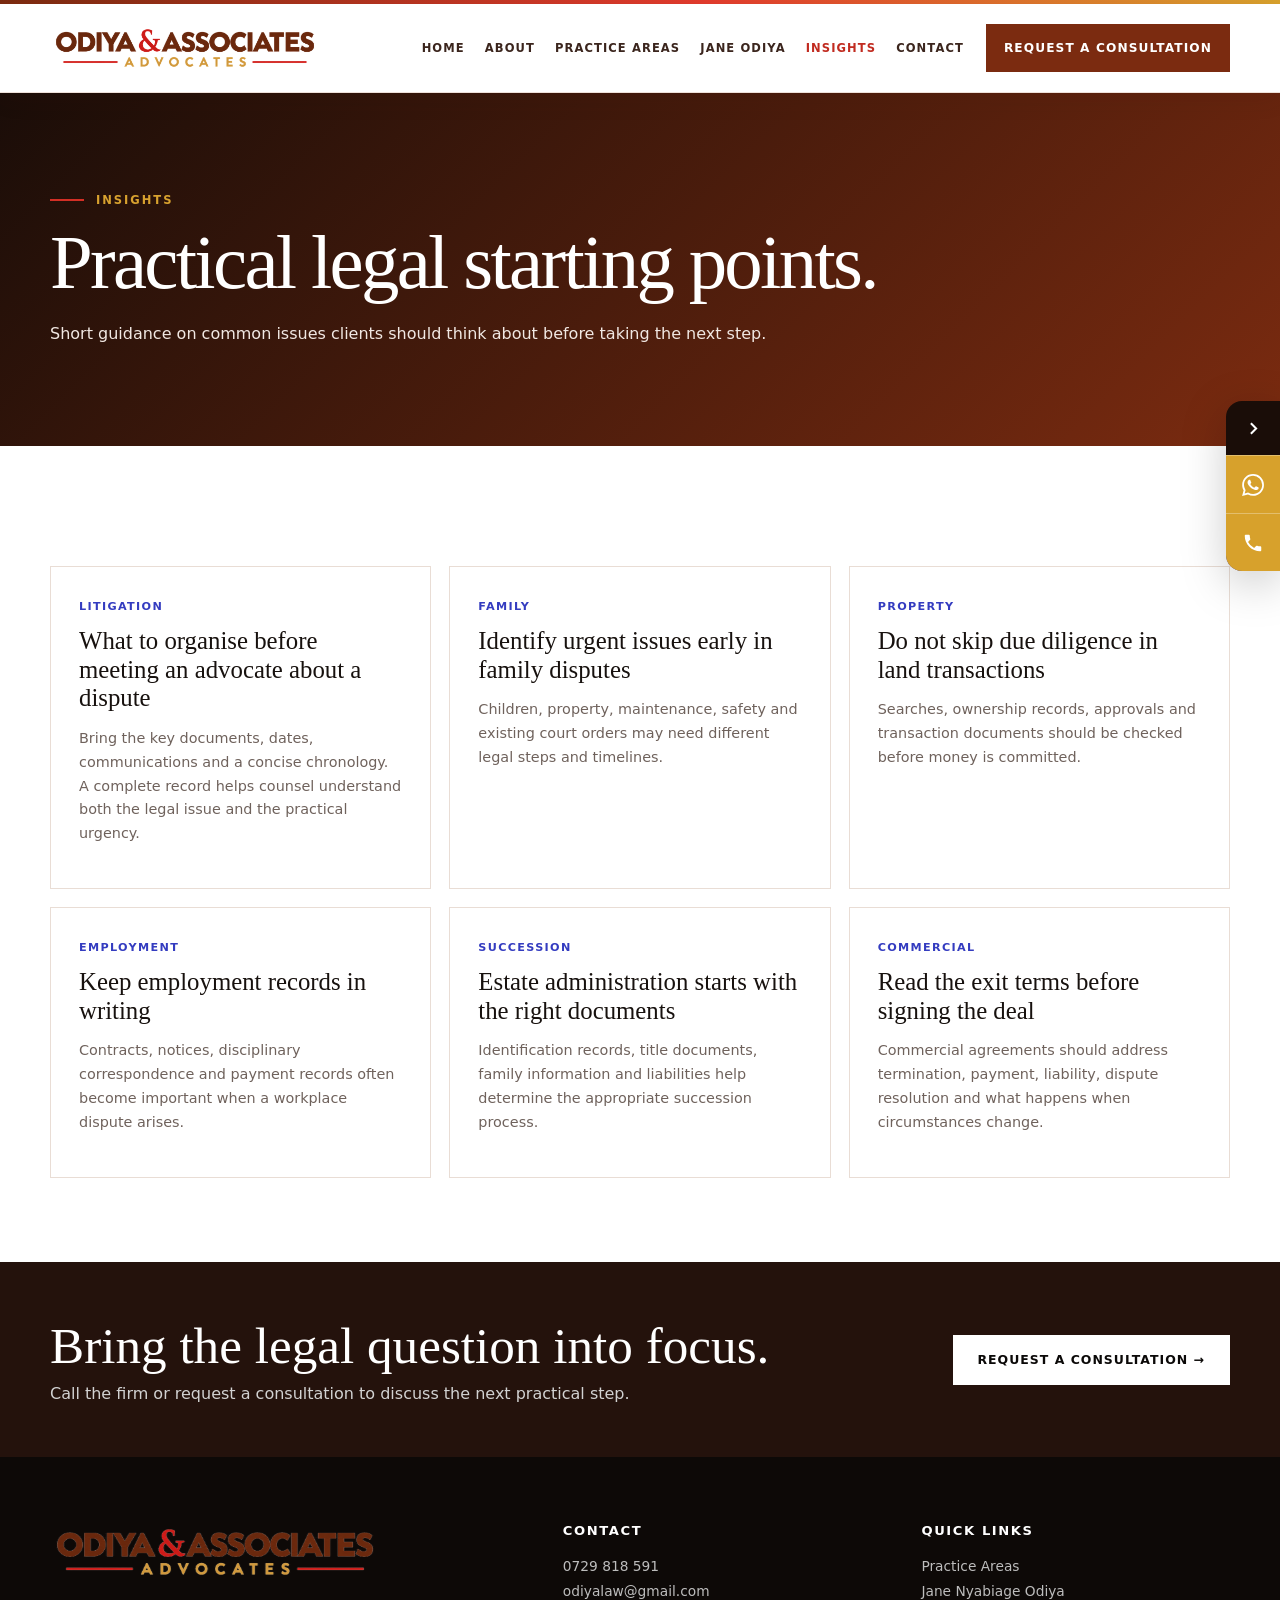
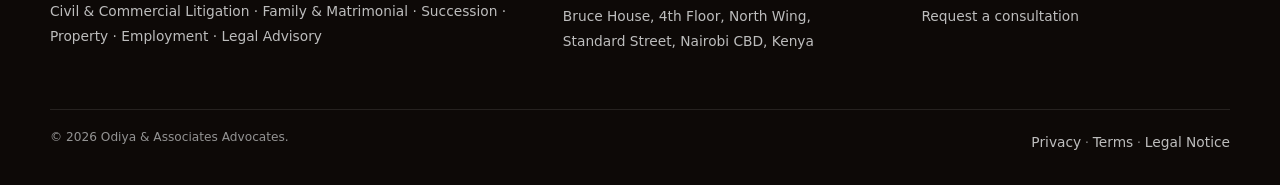
<file: insights/index.html>
<!doctype html><html lang="en-KE"><head><meta charset="utf-8"><meta name="viewport" content="width=device-width,initial-scale=1,viewport-fit=cover"><title>Insights | Odiya &amp; Associates Advocates</title><meta name="description" content="Legal insights and practical guidance from Odiya &amp; Associates Advocates."><link rel="canonical" href="https://odiya-associates-advocates.vercel.app/insights/"><meta name="theme-color" content="#7f2f12"><meta property="og:type" content="website"><meta property="og:title" content="Insights | Odiya &amp; Associates Advocates"><meta property="og:description" content="Legal insights and practical guidance from Odiya &amp; Associates Advocates."><meta property="og:url" content="https://odiya-associates-advocates.vercel.app/insights/"><meta property="og:image" content="https://odiya-associates-advocates.vercel.app/images/odiya-social-card.jpg"><meta name="twitter:card" content="summary_large_image"><link rel="manifest" href="/site.webmanifest"><link rel="icon" href="/images/icon-192.png"><link rel="stylesheet" href="/assets/css/site.css?v=42"><script type="application/ld+json">{"@context": "https://schema.org", "@type": "LegalService", "name": "Odiya & Associates Advocates", "address": {"@type": "PostalAddress", "streetAddress": "Bruce House, 4th Floor, North Wing, Standard Street", "addressLocality": "Nairobi", "addressCountry": "KE"}, "telephone": "+254729818591", "email": "odiyalaw@gmail.com", "url": "https://odiya-associates-advocates.vercel.app", "areaServed": "Kenya"}</script></head><body><div class="topline"></div><header class="site-header"><div class="container nav"><a class="brand odiya-brand" href="/" aria-label="Odiya & Associates Advocates home"><img class="brand-wordmark" src="/images/logo-transparent.png" alt="Odiya & Associates Advocates"></a><nav class="nav-links" aria-label="Primary navigation"><a class="" href="/">Home</a><a class="" href="/about/">About</a><a class="" href="/practice-areas/">Practice Areas</a><a class="" href="/managing-partner/">Jane Odiya</a><a class="active" href="/insights/">Insights</a><a class="" href="/contact/">Contact</a></nav><a class="nav-cta" href="https://wa.me/254729818591" target="_blank" rel="noopener">Request a consultation</a><button class="menu-btn" aria-label="Open menu" aria-expanded="false"><span></span></button></div><nav class="mobile-nav" aria-label="Mobile navigation"><a href="/">Home</a><a href="/about/">About</a><a href="/practice-areas/">Practice Areas</a><a href="/managing-partner/">Jane Odiya</a><a href="/insights/">Insights</a><a href="/contact/">Contact</a><a href="https://wa.me/254729818591" target="_blank" rel="noopener">Request a consultation</a></nav></header><main><section class="page-hero"><div class="container"><div class="eyebrow">Insights</div><h1 class="page-title">Practical legal starting points.</h1><p>Short guidance on common issues clients should think about before taking the next step.</p></div></section><section class="page-main"><div class="container insight-grid"><article class="insight-card"><span class="tag">Litigation</span><h3>What to organise before meeting an advocate about a dispute</h3><p>Bring the key documents, dates, communications and a concise chronology. A complete record helps counsel understand both the legal issue and the practical urgency.</p></article><article class="insight-card"><span class="tag">Family</span><h3>Identify urgent issues early in family disputes</h3><p>Children, property, maintenance, safety and existing court orders may need different legal steps and timelines.</p></article><article class="insight-card"><span class="tag">Property</span><h3>Do not skip due diligence in land transactions</h3><p>Searches, ownership records, approvals and transaction documents should be checked before money is committed.</p></article><article class="insight-card"><span class="tag">Employment</span><h3>Keep employment records in writing</h3><p>Contracts, notices, disciplinary correspondence and payment records often become important when a workplace dispute arises.</p></article><article class="insight-card"><span class="tag">Succession</span><h3>Estate administration starts with the right documents</h3><p>Identification records, title documents, family information and liabilities help determine the appropriate succession process.</p></article><article class="insight-card"><span class="tag">Commercial</span><h3>Read the exit terms before signing the deal</h3><p>Commercial agreements should address termination, payment, liability, dispute resolution and what happens when circumstances change.</p></article></div></section></main><aside class="contact-rail" aria-label="Quick contact"><button class="rail-toggle" aria-label="Expand or collapse quick contact"><svg viewBox="0 0 24 24" aria-hidden="true"><path d="M9 18l6-6-6-6"/></svg></button><div class="rail-actions"><a href="https://wa.me/254729818591" target="_blank" rel="noopener" aria-label="WhatsApp Odiya & Associates Advocates"><svg viewBox="0 0 24 24" aria-hidden="true"><path d="M20.52 3.48A11.82 11.82 0 0 0 12.09 0C5.53 0 .2 5.32.2 11.87c0 2.09.55 4.13 1.6 5.93L.1 24l6.36-1.67a11.9 11.9 0 0 0 5.62 1.43h.01c6.55 0 11.88-5.33 11.88-11.88 0-3.17-1.23-6.15-3.45-8.4Zm-8.43 18.27h-.01a9.86 9.86 0 0 1-5.03-1.38l-.36-.21-3.77.99 1.01-3.67-.24-.38a9.83 9.83 0 0 1-1.51-5.23c0-5.46 4.45-9.9 9.92-9.9a9.84 9.84 0 0 1 7.01 2.91 9.83 9.83 0 0 1 2.9 7.01c0 5.46-4.45 9.86-9.92 9.86Zm5.44-7.41c-.3-.15-1.76-.87-2.03-.97-.27-.1-.47-.15-.67.15-.2.3-.77.97-.94 1.17-.17.2-.35.22-.65.07-.3-.15-1.26-.46-2.4-1.48-.89-.79-1.49-1.77-1.66-2.07-.17-.3-.02-.46.13-.61.13-.13.3-.35.45-.52.15-.17.2-.3.3-.5.1-.2.05-.37-.02-.52-.08-.15-.67-1.61-.92-2.21-.24-.58-.49-.5-.67-.51h-.57c-.2 0-.52.07-.79.37-.27.3-1.04 1.02-1.04 2.48s1.07 2.88 1.22 3.08c.15.2 2.1 3.21 5.09 4.5.71.31 1.27.49 1.7.63.72.23 1.37.2 1.88.12.57-.08 1.76-.72 2.01-1.42.25-.7.25-1.3.17-1.42-.07-.13-.27-.2-.57-.35Z"/></svg></a><a href="tel:+254729818591" aria-label="Call Odiya & Associates Advocates"><svg viewBox="0 0 24 24" aria-hidden="true"><path d="M6.62 10.79a15.5 15.5 0 0 0 6.59 6.59l2.2-2.2a1 1 0 0 1 1.02-.24c1.12.37 2.33.57 3.57.57a1 1 0 0 1 1 1V20a1 1 0 0 1-1 1C10.61 21 3 13.39 3 4a1 1 0 0 1 1-1h3.5a1 1 0 0 1 1 1c0 1.25.2 2.45.57 3.57a1 1 0 0 1-.25 1.02l-2.2 2.2Z"/></svg></a></div></aside><section class="cta-strip"><div class="container"><div><h2>Bring the legal question into focus.</h2><p>Call the firm or request a consultation to discuss the next practical step.</p></div><a class="btn btn-light" href="https://wa.me/254729818591" target="_blank" rel="noopener">Request a consultation →</a></div></section><footer class="footer"><div class="container"><div class="footer-grid"><div><div class="footer-brand"><img src="/images/logo-footer.png" alt="Odiya & Associates Advocates"></div><p>Civil & Commercial Litigation · Family & Matrimonial · Succession · Property · Employment · Legal Advisory</p></div><div><h4>Contact</h4><p><a href="tel:+254729818591">0729 818 591</a><br><a href="mailto:odiyalaw@gmail.com">odiyalaw@gmail.com</a><br>Bruce House, 4th Floor, North Wing, Standard Street, Nairobi CBD, Kenya</p></div><div><h4>Quick links</h4><p><a href="/practice-areas/">Practice Areas</a><br><a href="/managing-partner/">Jane Nyabiage Odiya</a><br><a href="https://wa.me/254729818591" target="_blank" rel="noopener">Request a consultation</a></p></div></div><div class="footer-bottom"><span>© 2026 Odiya & Associates Advocates.</span><span><a href="/privacy/">Privacy</a> · <a href="/terms/">Terms</a> · <a href="/legal-notice/">Legal Notice</a></span></div></div></footer><script src="/assets/js/site.js?v=42" defer></script></body></html>
</file>
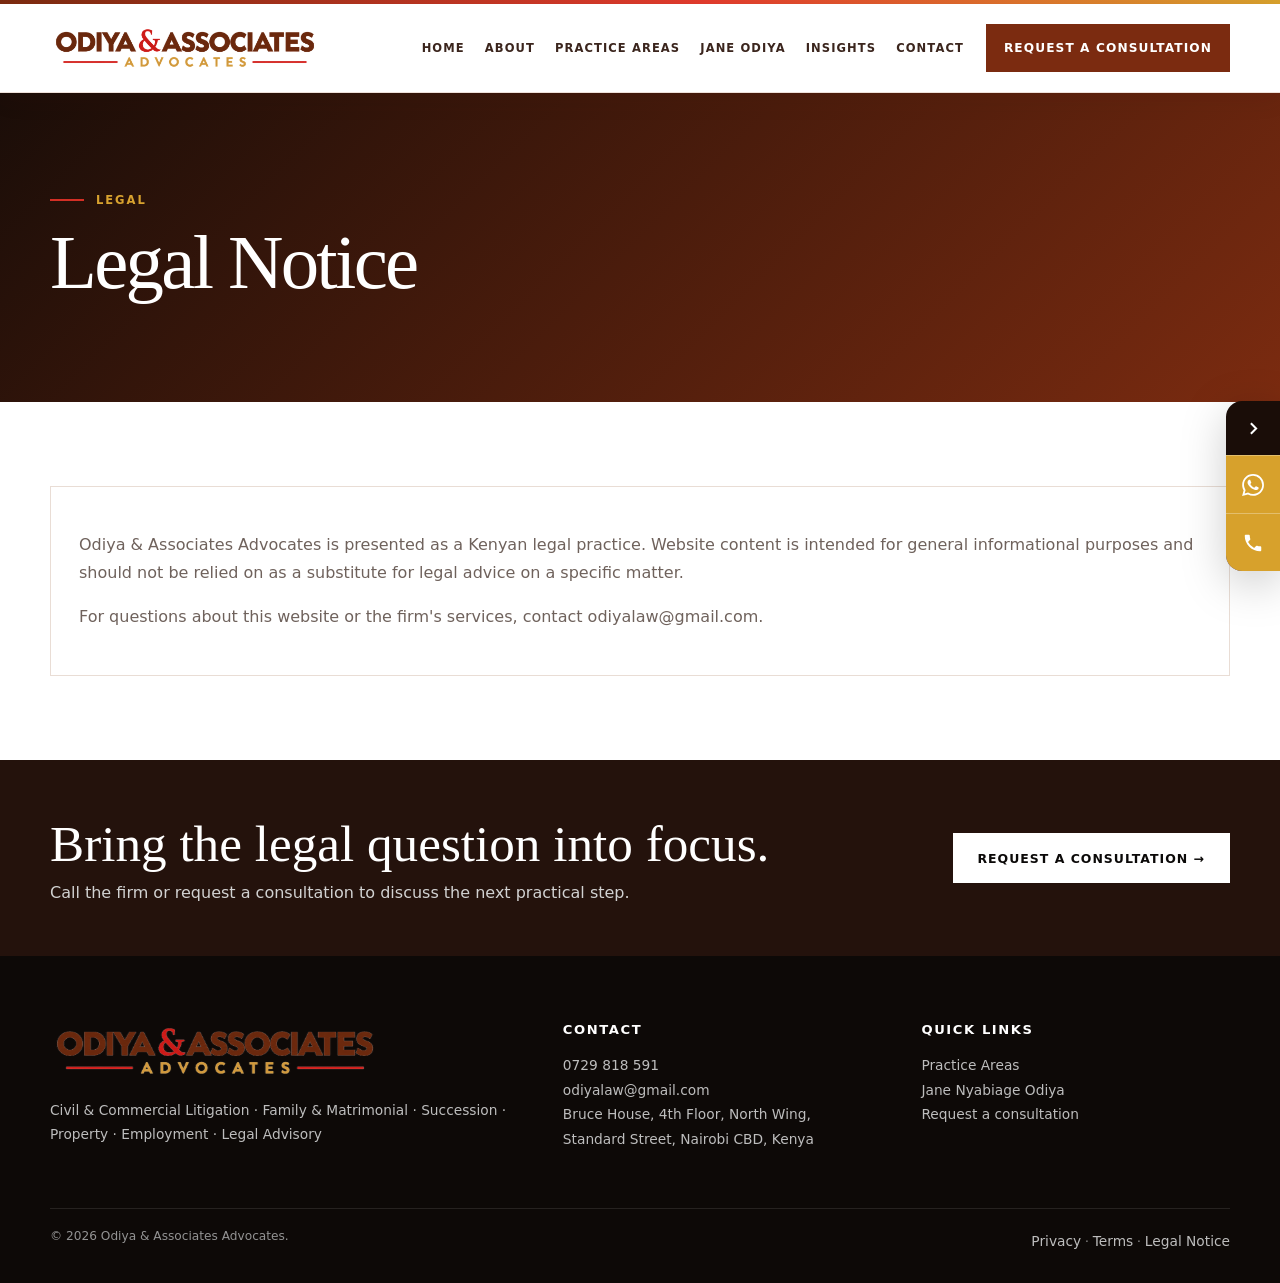
<file: legal-notice/index.html>
<!doctype html><html lang="en-KE"><head><meta charset="utf-8"><meta name="viewport" content="width=device-width,initial-scale=1,viewport-fit=cover"><title>Legal Notice | Odiya &amp; Associates Advocates</title><meta name="description" content="Legal Notice for Odiya &amp; Associates Advocates."><link rel="canonical" href="https://odiya-associates-advocates.vercel.app/legal-notice/"><meta name="theme-color" content="#7f2f12"><meta property="og:type" content="website"><meta property="og:title" content="Legal Notice | Odiya &amp; Associates Advocates"><meta property="og:description" content="Legal Notice for Odiya &amp; Associates Advocates."><meta property="og:url" content="https://odiya-associates-advocates.vercel.app/legal-notice/"><meta property="og:image" content="https://odiya-associates-advocates.vercel.app/images/odiya-social-card.jpg"><meta name="twitter:card" content="summary_large_image"><link rel="manifest" href="/site.webmanifest"><link rel="icon" href="/images/icon-192.png"><link rel="stylesheet" href="/assets/css/site.css?v=42"><script type="application/ld+json">{"@context": "https://schema.org", "@type": "LegalService", "name": "Odiya & Associates Advocates", "address": {"@type": "PostalAddress", "streetAddress": "Bruce House, 4th Floor, North Wing, Standard Street", "addressLocality": "Nairobi", "addressCountry": "KE"}, "telephone": "+254729818591", "email": "odiyalaw@gmail.com", "url": "https://odiya-associates-advocates.vercel.app", "areaServed": "Kenya"}</script></head><body><div class="topline"></div><header class="site-header"><div class="container nav"><a class="brand odiya-brand" href="/" aria-label="Odiya & Associates Advocates home"><img class="brand-wordmark" src="/images/logo-transparent.png" alt="Odiya & Associates Advocates"></a><nav class="nav-links" aria-label="Primary navigation"><a class="" href="/">Home</a><a class="" href="/about/">About</a><a class="" href="/practice-areas/">Practice Areas</a><a class="" href="/managing-partner/">Jane Odiya</a><a class="" href="/insights/">Insights</a><a class="" href="/contact/">Contact</a></nav><a class="nav-cta" href="https://wa.me/254729818591" target="_blank" rel="noopener">Request a consultation</a><button class="menu-btn" aria-label="Open menu" aria-expanded="false"><span></span></button></div><nav class="mobile-nav" aria-label="Mobile navigation"><a href="/">Home</a><a href="/about/">About</a><a href="/practice-areas/">Practice Areas</a><a href="/managing-partner/">Jane Odiya</a><a href="/insights/">Insights</a><a href="/contact/">Contact</a><a href="https://wa.me/254729818591" target="_blank" rel="noopener">Request a consultation</a></nav></header><main><section class="page-hero"><div class="container"><div class="eyebrow">Legal</div><h1 class="page-title">Legal Notice</h1></div></section><section class="page-main"><div class="container"><div class="info-card"><p>Odiya & Associates Advocates is presented as a Kenyan legal practice. Website content is intended for general informational purposes and should not be relied on as a substitute for legal advice on a specific matter.</p><p>For questions about this website or the firm's services, contact <a href="mailto:odiyalaw@gmail.com">odiyalaw@gmail.com</a>.</p></div></div></section></main><aside class="contact-rail" aria-label="Quick contact"><button class="rail-toggle" aria-label="Expand or collapse quick contact"><svg viewBox="0 0 24 24" aria-hidden="true"><path d="M9 18l6-6-6-6"/></svg></button><div class="rail-actions"><a href="https://wa.me/254729818591" target="_blank" rel="noopener" aria-label="WhatsApp Odiya & Associates Advocates"><svg viewBox="0 0 24 24" aria-hidden="true"><path d="M20.52 3.48A11.82 11.82 0 0 0 12.09 0C5.53 0 .2 5.32.2 11.87c0 2.09.55 4.13 1.6 5.93L.1 24l6.36-1.67a11.9 11.9 0 0 0 5.62 1.43h.01c6.55 0 11.88-5.33 11.88-11.88 0-3.17-1.23-6.15-3.45-8.4Zm-8.43 18.27h-.01a9.86 9.86 0 0 1-5.03-1.38l-.36-.21-3.77.99 1.01-3.67-.24-.38a9.83 9.83 0 0 1-1.51-5.23c0-5.46 4.45-9.9 9.92-9.9a9.84 9.84 0 0 1 7.01 2.91 9.83 9.83 0 0 1 2.9 7.01c0 5.46-4.45 9.86-9.92 9.86Zm5.44-7.41c-.3-.15-1.76-.87-2.03-.97-.27-.1-.47-.15-.67.15-.2.3-.77.97-.94 1.17-.17.2-.35.22-.65.07-.3-.15-1.26-.46-2.4-1.48-.89-.79-1.49-1.77-1.66-2.07-.17-.3-.02-.46.13-.61.13-.13.3-.35.45-.52.15-.17.2-.3.3-.5.1-.2.05-.37-.02-.52-.08-.15-.67-1.61-.92-2.21-.24-.58-.49-.5-.67-.51h-.57c-.2 0-.52.07-.79.37-.27.3-1.04 1.02-1.04 2.48s1.07 2.88 1.22 3.08c.15.2 2.1 3.21 5.09 4.5.71.31 1.27.49 1.7.63.72.23 1.37.2 1.88.12.57-.08 1.76-.72 2.01-1.42.25-.7.25-1.3.17-1.42-.07-.13-.27-.2-.57-.35Z"/></svg></a><a href="tel:+254729818591" aria-label="Call Odiya & Associates Advocates"><svg viewBox="0 0 24 24" aria-hidden="true"><path d="M6.62 10.79a15.5 15.5 0 0 0 6.59 6.59l2.2-2.2a1 1 0 0 1 1.02-.24c1.12.37 2.33.57 3.57.57a1 1 0 0 1 1 1V20a1 1 0 0 1-1 1C10.61 21 3 13.39 3 4a1 1 0 0 1 1-1h3.5a1 1 0 0 1 1 1c0 1.25.2 2.45.57 3.57a1 1 0 0 1-.25 1.02l-2.2 2.2Z"/></svg></a></div></aside><section class="cta-strip"><div class="container"><div><h2>Bring the legal question into focus.</h2><p>Call the firm or request a consultation to discuss the next practical step.</p></div><a class="btn btn-light" href="https://wa.me/254729818591" target="_blank" rel="noopener">Request a consultation →</a></div></section><footer class="footer"><div class="container"><div class="footer-grid"><div><div class="footer-brand"><img src="/images/logo-footer.png" alt="Odiya & Associates Advocates"></div><p>Civil & Commercial Litigation · Family & Matrimonial · Succession · Property · Employment · Legal Advisory</p></div><div><h4>Contact</h4><p><a href="tel:+254729818591">0729 818 591</a><br><a href="mailto:odiyalaw@gmail.com">odiyalaw@gmail.com</a><br>Bruce House, 4th Floor, North Wing, Standard Street, Nairobi CBD, Kenya</p></div><div><h4>Quick links</h4><p><a href="/practice-areas/">Practice Areas</a><br><a href="/managing-partner/">Jane Nyabiage Odiya</a><br><a href="https://wa.me/254729818591" target="_blank" rel="noopener">Request a consultation</a></p></div></div><div class="footer-bottom"><span>© 2026 Odiya & Associates Advocates.</span><span><a href="/privacy/">Privacy</a> · <a href="/terms/">Terms</a> · <a href="/legal-notice/">Legal Notice</a></span></div></div></footer><script src="/assets/js/site.js?v=42" defer></script></body></html>
</file>
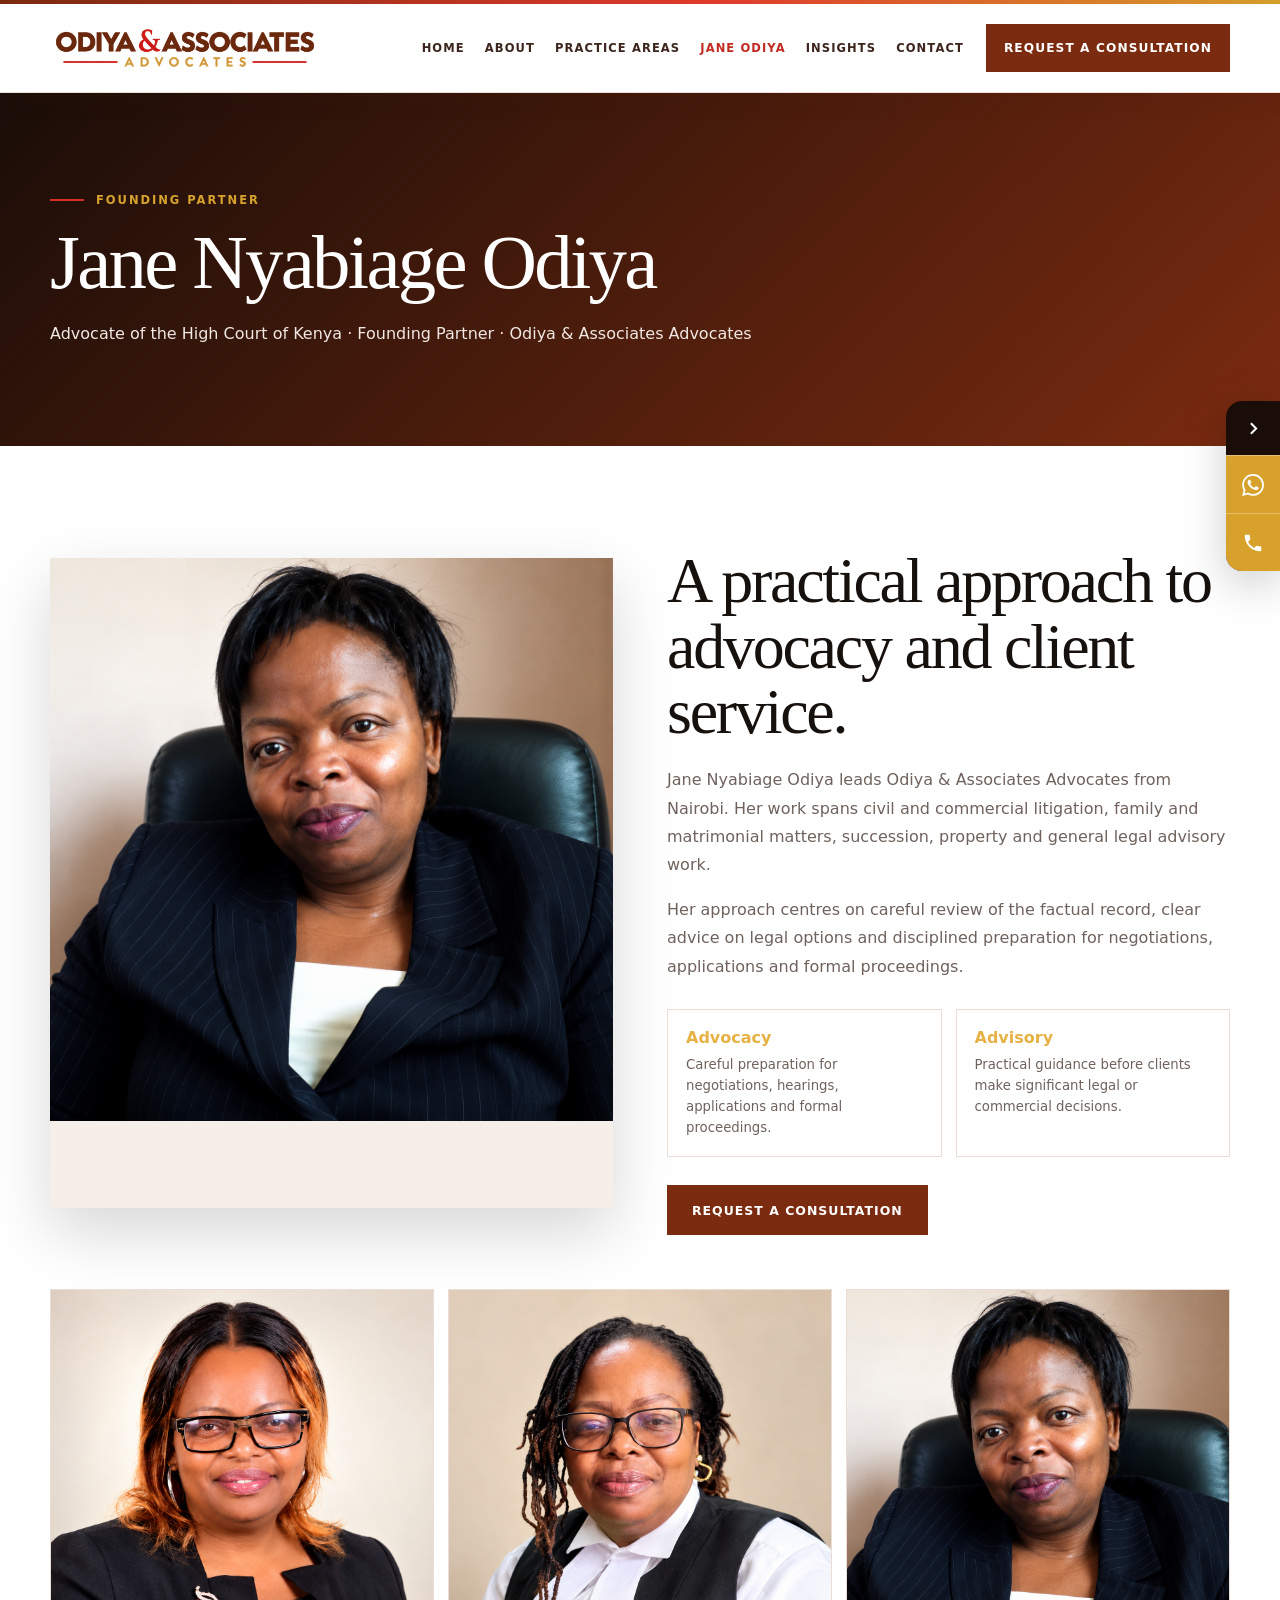
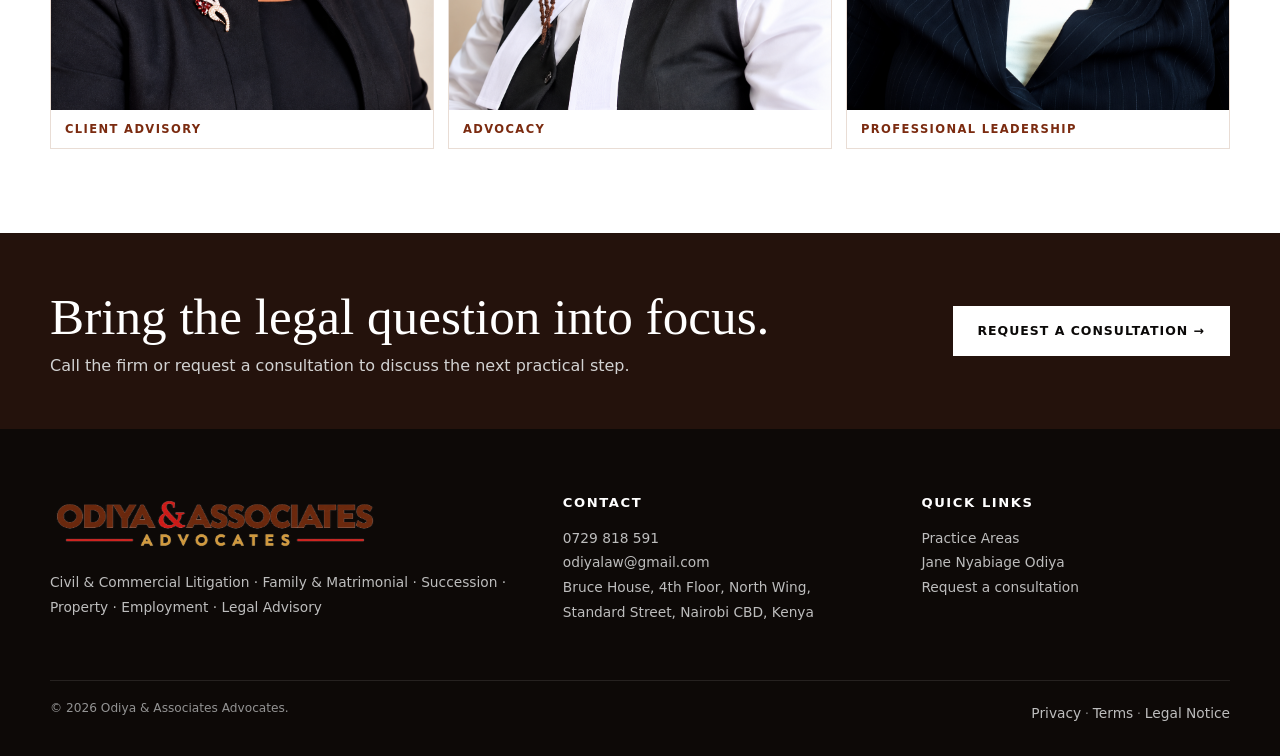
<file: managing-partner/index.html>
<!doctype html><html lang="en-KE"><head><meta charset="utf-8"><meta name="viewport" content="width=device-width,initial-scale=1,viewport-fit=cover"><title>Jane Nyabiage Odiya | Odiya &amp; Associates Advocates</title><meta name="description" content="Profile of Jane Nyabiage Odiya, Founding Partner at Odiya &amp; Associates Advocates."><link rel="canonical" href="https://odiya-associates-advocates.vercel.app/managing-partner/"><meta name="theme-color" content="#7f2f12"><meta property="og:type" content="website"><meta property="og:title" content="Jane Nyabiage Odiya | Odiya &amp; Associates Advocates"><meta property="og:description" content="Profile of Jane Nyabiage Odiya, Founding Partner at Odiya &amp; Associates Advocates."><meta property="og:url" content="https://odiya-associates-advocates.vercel.app/managing-partner/"><meta property="og:image" content="https://odiya-associates-advocates.vercel.app/images/odiya-social-card.jpg"><meta name="twitter:card" content="summary_large_image"><link rel="manifest" href="/site.webmanifest"><link rel="icon" href="/images/icon-192.png"><link rel="stylesheet" href="/assets/css/site.css?v=42"><script type="application/ld+json">{"@context": "https://schema.org", "@type": "LegalService", "name": "Odiya & Associates Advocates", "address": {"@type": "PostalAddress", "streetAddress": "Bruce House, 4th Floor, North Wing, Standard Street", "addressLocality": "Nairobi", "addressCountry": "KE"}, "telephone": "+254729818591", "email": "odiyalaw@gmail.com", "url": "https://odiya-associates-advocates.vercel.app", "areaServed": "Kenya"}</script></head><body><div class="topline"></div><header class="site-header"><div class="container nav"><a class="brand odiya-brand" href="/" aria-label="Odiya & Associates Advocates home"><img class="brand-wordmark" src="/images/logo-transparent.png" alt="Odiya & Associates Advocates"></a><nav class="nav-links" aria-label="Primary navigation"><a class="" href="/">Home</a><a class="" href="/about/">About</a><a class="" href="/practice-areas/">Practice Areas</a><a class="active" href="/managing-partner/">Jane Odiya</a><a class="" href="/insights/">Insights</a><a class="" href="/contact/">Contact</a></nav><a class="nav-cta" href="https://wa.me/254729818591" target="_blank" rel="noopener">Request a consultation</a><button class="menu-btn" aria-label="Open menu" aria-expanded="false"><span></span></button></div><nav class="mobile-nav" aria-label="Mobile navigation"><a href="/">Home</a><a href="/about/">About</a><a href="/practice-areas/">Practice Areas</a><a href="/managing-partner/">Jane Odiya</a><a href="/insights/">Insights</a><a href="/contact/">Contact</a><a href="https://wa.me/254729818591" target="_blank" rel="noopener">Request a consultation</a></nav></header><main><section class="page-hero"><div class="container"><div class="eyebrow">Founding Partner</div><h1 class="page-title">Jane Nyabiage Odiya</h1><p>Advocate of the High Court of Kenya · Founding Partner · Odiya &amp; Associates Advocates</p></div></section><section class="page-main"><div class="container two-col partner-profile-page"><div class="profile-main-photo"><img src="/assets/media/jane-odiya-pinstripes-2026.png" alt="Jane Nyabiage Odiya"></div><div><h2 class="section-title">A practical approach to advocacy and client service.</h2><p class="section-copy">Jane Nyabiage Odiya leads Odiya &amp; Associates Advocates from Nairobi. Her work spans civil and commercial litigation, family and matrimonial matters, succession, property and general legal advisory work.</p><p class="section-copy">Her approach centres on careful review of the factual record, clear advice on legal options and disciplined preparation for negotiations, applications and formal proceedings.</p><div class="partner-points light-points"><div class="partner-point"><b>Advocacy</b><span>Careful preparation for negotiations, hearings, applications and formal proceedings.</span></div><div class="partner-point"><b>Advisory</b><span>Practical guidance before clients make significant legal or commercial decisions.</span></div></div><div style="margin-top:28px"><a class="btn btn-gold" href="https://wa.me/254729818591" target="_blank" rel="noopener">Request a consultation</a></div></div></div><div class="container"><div class="profile-gallery odiya-gallery"><figure><img src="/assets/media/jane-odiya-executive-2026.png" alt="Jane Odiya executive portrait"><figcaption>Client advisory</figcaption></figure><figure><img src="/assets/media/jane-odiya-judicial-2026.png" alt="Jane Odiya in judicial attire"><figcaption>Advocacy</figcaption></figure><figure><img src="/assets/media/jane-odiya-pinstripes-2026.png" alt="Jane Odiya professional portrait"><figcaption>Professional leadership</figcaption></figure></div></div></section></main><aside class="contact-rail" aria-label="Quick contact"><button class="rail-toggle" aria-label="Expand or collapse quick contact"><svg viewBox="0 0 24 24" aria-hidden="true"><path d="M9 18l6-6-6-6"/></svg></button><div class="rail-actions"><a href="https://wa.me/254729818591" target="_blank" rel="noopener" aria-label="WhatsApp Odiya & Associates Advocates"><svg viewBox="0 0 24 24" aria-hidden="true"><path d="M20.52 3.48A11.82 11.82 0 0 0 12.09 0C5.53 0 .2 5.32.2 11.87c0 2.09.55 4.13 1.6 5.93L.1 24l6.36-1.67a11.9 11.9 0 0 0 5.62 1.43h.01c6.55 0 11.88-5.33 11.88-11.88 0-3.17-1.23-6.15-3.45-8.4Zm-8.43 18.27h-.01a9.86 9.86 0 0 1-5.03-1.38l-.36-.21-3.77.99 1.01-3.67-.24-.38a9.83 9.83 0 0 1-1.51-5.23c0-5.46 4.45-9.9 9.92-9.9a9.84 9.84 0 0 1 7.01 2.91 9.83 9.83 0 0 1 2.9 7.01c0 5.46-4.45 9.86-9.92 9.86Zm5.44-7.41c-.3-.15-1.76-.87-2.03-.97-.27-.1-.47-.15-.67.15-.2.3-.77.97-.94 1.17-.17.2-.35.22-.65.07-.3-.15-1.26-.46-2.4-1.48-.89-.79-1.49-1.77-1.66-2.07-.17-.3-.02-.46.13-.61.13-.13.3-.35.45-.52.15-.17.2-.3.3-.5.1-.2.05-.37-.02-.52-.08-.15-.67-1.61-.92-2.21-.24-.58-.49-.5-.67-.51h-.57c-.2 0-.52.07-.79.37-.27.3-1.04 1.02-1.04 2.48s1.07 2.88 1.22 3.08c.15.2 2.1 3.21 5.09 4.5.71.31 1.27.49 1.7.63.72.23 1.37.2 1.88.12.57-.08 1.76-.72 2.01-1.42.25-.7.25-1.3.17-1.42-.07-.13-.27-.2-.57-.35Z"/></svg></a><a href="tel:+254729818591" aria-label="Call Odiya & Associates Advocates"><svg viewBox="0 0 24 24" aria-hidden="true"><path d="M6.62 10.79a15.5 15.5 0 0 0 6.59 6.59l2.2-2.2a1 1 0 0 1 1.02-.24c1.12.37 2.33.57 3.57.57a1 1 0 0 1 1 1V20a1 1 0 0 1-1 1C10.61 21 3 13.39 3 4a1 1 0 0 1 1-1h3.5a1 1 0 0 1 1 1c0 1.25.2 2.45.57 3.57a1 1 0 0 1-.25 1.02l-2.2 2.2Z"/></svg></a></div></aside><section class="cta-strip"><div class="container"><div><h2>Bring the legal question into focus.</h2><p>Call the firm or request a consultation to discuss the next practical step.</p></div><a class="btn btn-light" href="https://wa.me/254729818591" target="_blank" rel="noopener">Request a consultation →</a></div></section><footer class="footer"><div class="container"><div class="footer-grid"><div><div class="footer-brand"><img src="/images/logo-footer.png" alt="Odiya & Associates Advocates"></div><p>Civil & Commercial Litigation · Family & Matrimonial · Succession · Property · Employment · Legal Advisory</p></div><div><h4>Contact</h4><p><a href="tel:+254729818591">0729 818 591</a><br><a href="mailto:odiyalaw@gmail.com">odiyalaw@gmail.com</a><br>Bruce House, 4th Floor, North Wing, Standard Street, Nairobi CBD, Kenya</p></div><div><h4>Quick links</h4><p><a href="/practice-areas/">Practice Areas</a><br><a href="/managing-partner/">Jane Nyabiage Odiya</a><br><a href="https://wa.me/254729818591" target="_blank" rel="noopener">Request a consultation</a></p></div></div><div class="footer-bottom"><span>© 2026 Odiya & Associates Advocates.</span><span><a href="/privacy/">Privacy</a> · <a href="/terms/">Terms</a> · <a href="/legal-notice/">Legal Notice</a></span></div></div></footer><script src="/assets/js/site.js?v=42" defer></script></body></html>
</file>
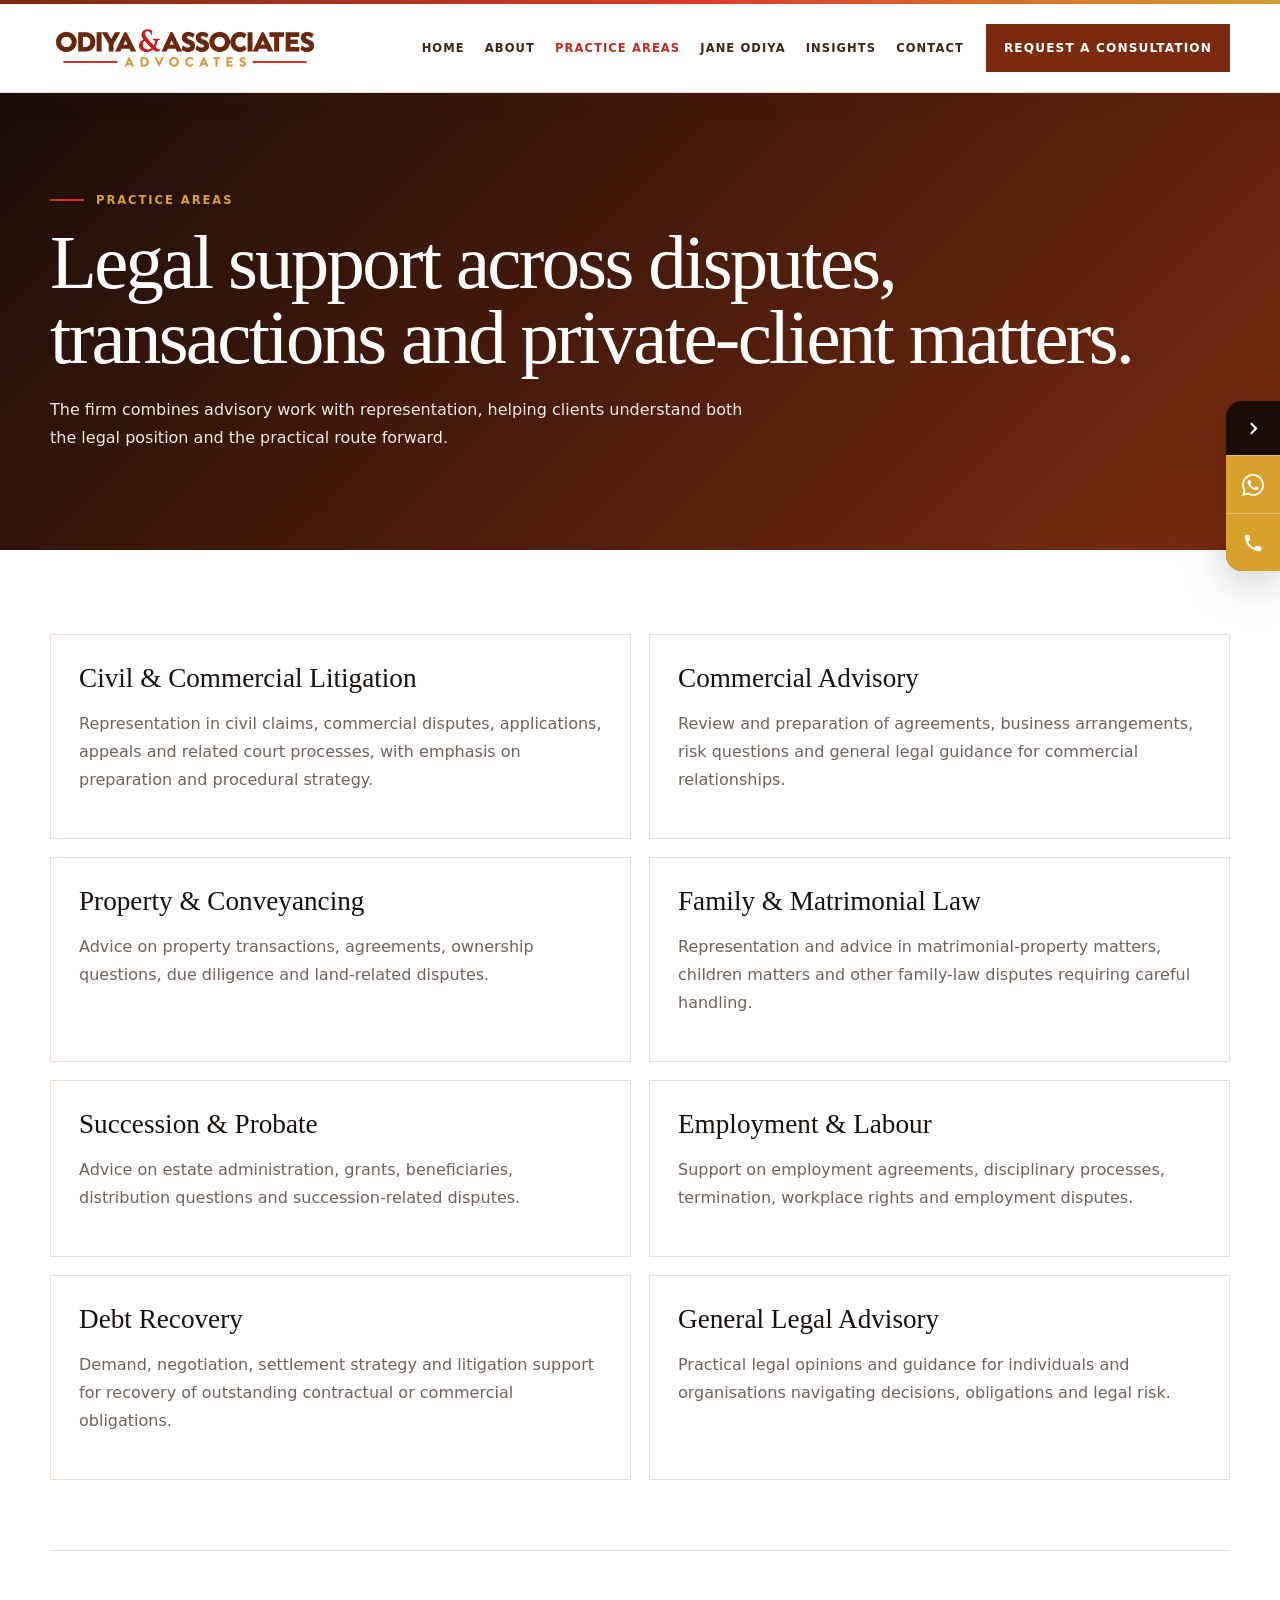
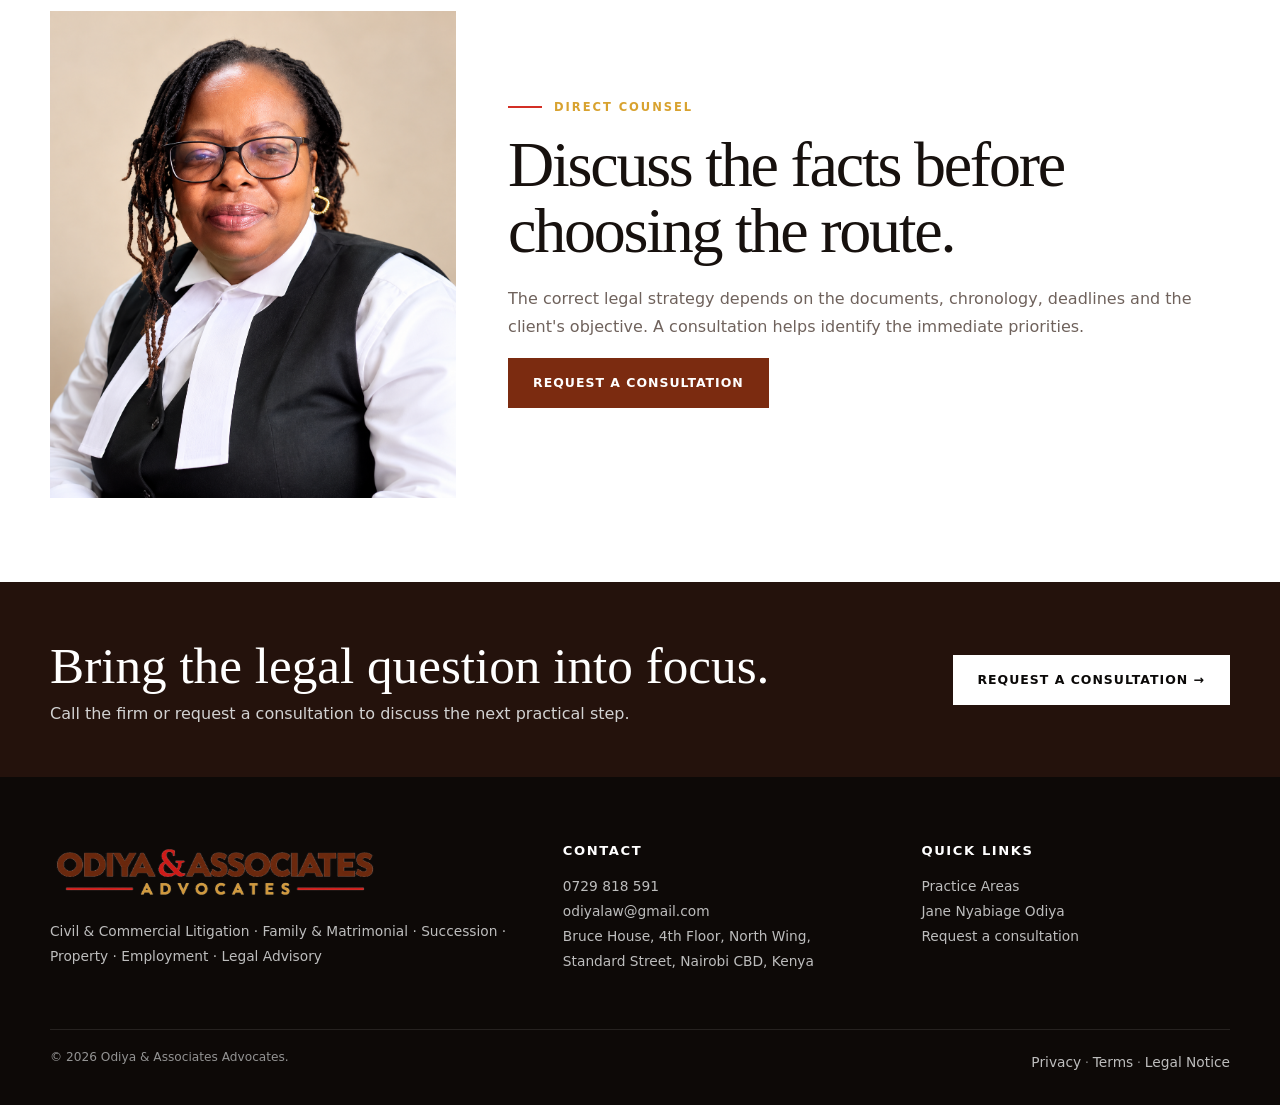
<file: practice-areas/index.html>
<!doctype html><html lang="en-KE"><head><meta charset="utf-8"><meta name="viewport" content="width=device-width,initial-scale=1,viewport-fit=cover"><title>Practice Areas | Odiya &amp; Associates Advocates</title><meta name="description" content="Practice areas at Odiya &amp; Associates Advocates including litigation, commercial law, family law, succession, property and employment."><link rel="canonical" href="https://odiya-associates-advocates.vercel.app/practice-areas/"><meta name="theme-color" content="#7f2f12"><meta property="og:type" content="website"><meta property="og:title" content="Practice Areas | Odiya &amp; Associates Advocates"><meta property="og:description" content="Practice areas at Odiya &amp; Associates Advocates including litigation, commercial law, family law, succession, property and employment."><meta property="og:url" content="https://odiya-associates-advocates.vercel.app/practice-areas/"><meta property="og:image" content="https://odiya-associates-advocates.vercel.app/images/odiya-social-card.jpg"><meta name="twitter:card" content="summary_large_image"><link rel="manifest" href="/site.webmanifest"><link rel="icon" href="/images/icon-192.png"><link rel="stylesheet" href="/assets/css/site.css?v=42"><script type="application/ld+json">{"@context": "https://schema.org", "@type": "LegalService", "name": "Odiya & Associates Advocates", "address": {"@type": "PostalAddress", "streetAddress": "Bruce House, 4th Floor, North Wing, Standard Street", "addressLocality": "Nairobi", "addressCountry": "KE"}, "telephone": "+254729818591", "email": "odiyalaw@gmail.com", "url": "https://odiya-associates-advocates.vercel.app", "areaServed": "Kenya"}</script></head><body><div class="topline"></div><header class="site-header"><div class="container nav"><a class="brand odiya-brand" href="/" aria-label="Odiya & Associates Advocates home"><img class="brand-wordmark" src="/images/logo-transparent.png" alt="Odiya & Associates Advocates"></a><nav class="nav-links" aria-label="Primary navigation"><a class="" href="/">Home</a><a class="" href="/about/">About</a><a class="active" href="/practice-areas/">Practice Areas</a><a class="" href="/managing-partner/">Jane Odiya</a><a class="" href="/insights/">Insights</a><a class="" href="/contact/">Contact</a></nav><a class="nav-cta" href="https://wa.me/254729818591" target="_blank" rel="noopener">Request a consultation</a><button class="menu-btn" aria-label="Open menu" aria-expanded="false"><span></span></button></div><nav class="mobile-nav" aria-label="Mobile navigation"><a href="/">Home</a><a href="/about/">About</a><a href="/practice-areas/">Practice Areas</a><a href="/managing-partner/">Jane Odiya</a><a href="/insights/">Insights</a><a href="/contact/">Contact</a><a href="https://wa.me/254729818591" target="_blank" rel="noopener">Request a consultation</a></nav></header><main><section class="page-hero"><div class="container"><div class="eyebrow">Practice areas</div><h1 class="page-title">Legal support across disputes, transactions and private-client matters.</h1><p>The firm combines advisory work with representation, helping clients understand both the legal position and the practical route forward.</p></div></section><section class="page-main"><div class="container"><div class="practice-detail-grid">
<div class="info-card" id="litigation"><h3>Civil &amp; Commercial Litigation</h3><p>Representation in civil claims, commercial disputes, applications, appeals and related court processes, with emphasis on preparation and procedural strategy.</p></div>
<div class="info-card" id="commercial"><h3>Commercial Advisory</h3><p>Review and preparation of agreements, business arrangements, risk questions and general legal guidance for commercial relationships.</p></div>
<div class="info-card" id="property"><h3>Property &amp; Conveyancing</h3><p>Advice on property transactions, agreements, ownership questions, due diligence and land-related disputes.</p></div>
<div class="info-card" id="family"><h3>Family &amp; Matrimonial Law</h3><p>Representation and advice in matrimonial-property matters, children matters and other family-law disputes requiring careful handling.</p></div>
<div class="info-card" id="succession"><h3>Succession &amp; Probate</h3><p>Advice on estate administration, grants, beneficiaries, distribution questions and succession-related disputes.</p></div>
<div class="info-card" id="employment"><h3>Employment &amp; Labour</h3><p>Support on employment agreements, disciplinary processes, termination, workplace rights and employment disputes.</p></div>
<div class="info-card"><h3>Debt Recovery</h3><p>Demand, negotiation, settlement strategy and litigation support for recovery of outstanding contractual or commercial obligations.</p></div>
<div class="info-card"><h3>General Legal Advisory</h3><p>Practical legal opinions and guidance for individuals and organisations navigating decisions, obligations and legal risk.</p></div>
</div><div class="practice-profile-strip"><img src="/assets/media/jane-odiya-judicial-2026.png" alt="Jane Nyabiage Odiya"><div><div class="eyebrow">Direct counsel</div><h2 class="section-title">Discuss the facts before choosing the route.</h2><p class="section-copy">The correct legal strategy depends on the documents, chronology, deadlines and the client's objective. A consultation helps identify the immediate priorities.</p><a class="btn btn-gold" href="https://wa.me/254729818591" target="_blank" rel="noopener">Request a consultation</a></div></div></div></section></main><aside class="contact-rail" aria-label="Quick contact"><button class="rail-toggle" aria-label="Expand or collapse quick contact"><svg viewBox="0 0 24 24" aria-hidden="true"><path d="M9 18l6-6-6-6"/></svg></button><div class="rail-actions"><a href="https://wa.me/254729818591" target="_blank" rel="noopener" aria-label="WhatsApp Odiya & Associates Advocates"><svg viewBox="0 0 24 24" aria-hidden="true"><path d="M20.52 3.48A11.82 11.82 0 0 0 12.09 0C5.53 0 .2 5.32.2 11.87c0 2.09.55 4.13 1.6 5.93L.1 24l6.36-1.67a11.9 11.9 0 0 0 5.62 1.43h.01c6.55 0 11.88-5.33 11.88-11.88 0-3.17-1.23-6.15-3.45-8.4Zm-8.43 18.27h-.01a9.86 9.86 0 0 1-5.03-1.38l-.36-.21-3.77.99 1.01-3.67-.24-.38a9.83 9.83 0 0 1-1.51-5.23c0-5.46 4.45-9.9 9.92-9.9a9.84 9.84 0 0 1 7.01 2.91 9.83 9.83 0 0 1 2.9 7.01c0 5.46-4.45 9.86-9.92 9.86Zm5.44-7.41c-.3-.15-1.76-.87-2.03-.97-.27-.1-.47-.15-.67.15-.2.3-.77.97-.94 1.17-.17.2-.35.22-.65.07-.3-.15-1.26-.46-2.4-1.48-.89-.79-1.49-1.77-1.66-2.07-.17-.3-.02-.46.13-.61.13-.13.3-.35.45-.52.15-.17.2-.3.3-.5.1-.2.05-.37-.02-.52-.08-.15-.67-1.61-.92-2.21-.24-.58-.49-.5-.67-.51h-.57c-.2 0-.52.07-.79.37-.27.3-1.04 1.02-1.04 2.48s1.07 2.88 1.22 3.08c.15.2 2.1 3.21 5.09 4.5.71.31 1.27.49 1.7.63.72.23 1.37.2 1.88.12.57-.08 1.76-.72 2.01-1.42.25-.7.25-1.3.17-1.42-.07-.13-.27-.2-.57-.35Z"/></svg></a><a href="tel:+254729818591" aria-label="Call Odiya & Associates Advocates"><svg viewBox="0 0 24 24" aria-hidden="true"><path d="M6.62 10.79a15.5 15.5 0 0 0 6.59 6.59l2.2-2.2a1 1 0 0 1 1.02-.24c1.12.37 2.33.57 3.57.57a1 1 0 0 1 1 1V20a1 1 0 0 1-1 1C10.61 21 3 13.39 3 4a1 1 0 0 1 1-1h3.5a1 1 0 0 1 1 1c0 1.25.2 2.45.57 3.57a1 1 0 0 1-.25 1.02l-2.2 2.2Z"/></svg></a></div></aside><section class="cta-strip"><div class="container"><div><h2>Bring the legal question into focus.</h2><p>Call the firm or request a consultation to discuss the next practical step.</p></div><a class="btn btn-light" href="https://wa.me/254729818591" target="_blank" rel="noopener">Request a consultation →</a></div></section><footer class="footer"><div class="container"><div class="footer-grid"><div><div class="footer-brand"><img src="/images/logo-footer.png" alt="Odiya & Associates Advocates"></div><p>Civil & Commercial Litigation · Family & Matrimonial · Succession · Property · Employment · Legal Advisory</p></div><div><h4>Contact</h4><p><a href="tel:+254729818591">0729 818 591</a><br><a href="mailto:odiyalaw@gmail.com">odiyalaw@gmail.com</a><br>Bruce House, 4th Floor, North Wing, Standard Street, Nairobi CBD, Kenya</p></div><div><h4>Quick links</h4><p><a href="/practice-areas/">Practice Areas</a><br><a href="/managing-partner/">Jane Nyabiage Odiya</a><br><a href="https://wa.me/254729818591" target="_blank" rel="noopener">Request a consultation</a></p></div></div><div class="footer-bottom"><span>© 2026 Odiya & Associates Advocates.</span><span><a href="/privacy/">Privacy</a> · <a href="/terms/">Terms</a> · <a href="/legal-notice/">Legal Notice</a></span></div></div></footer><script src="/assets/js/site.js?v=42" defer></script></body></html>
</file>
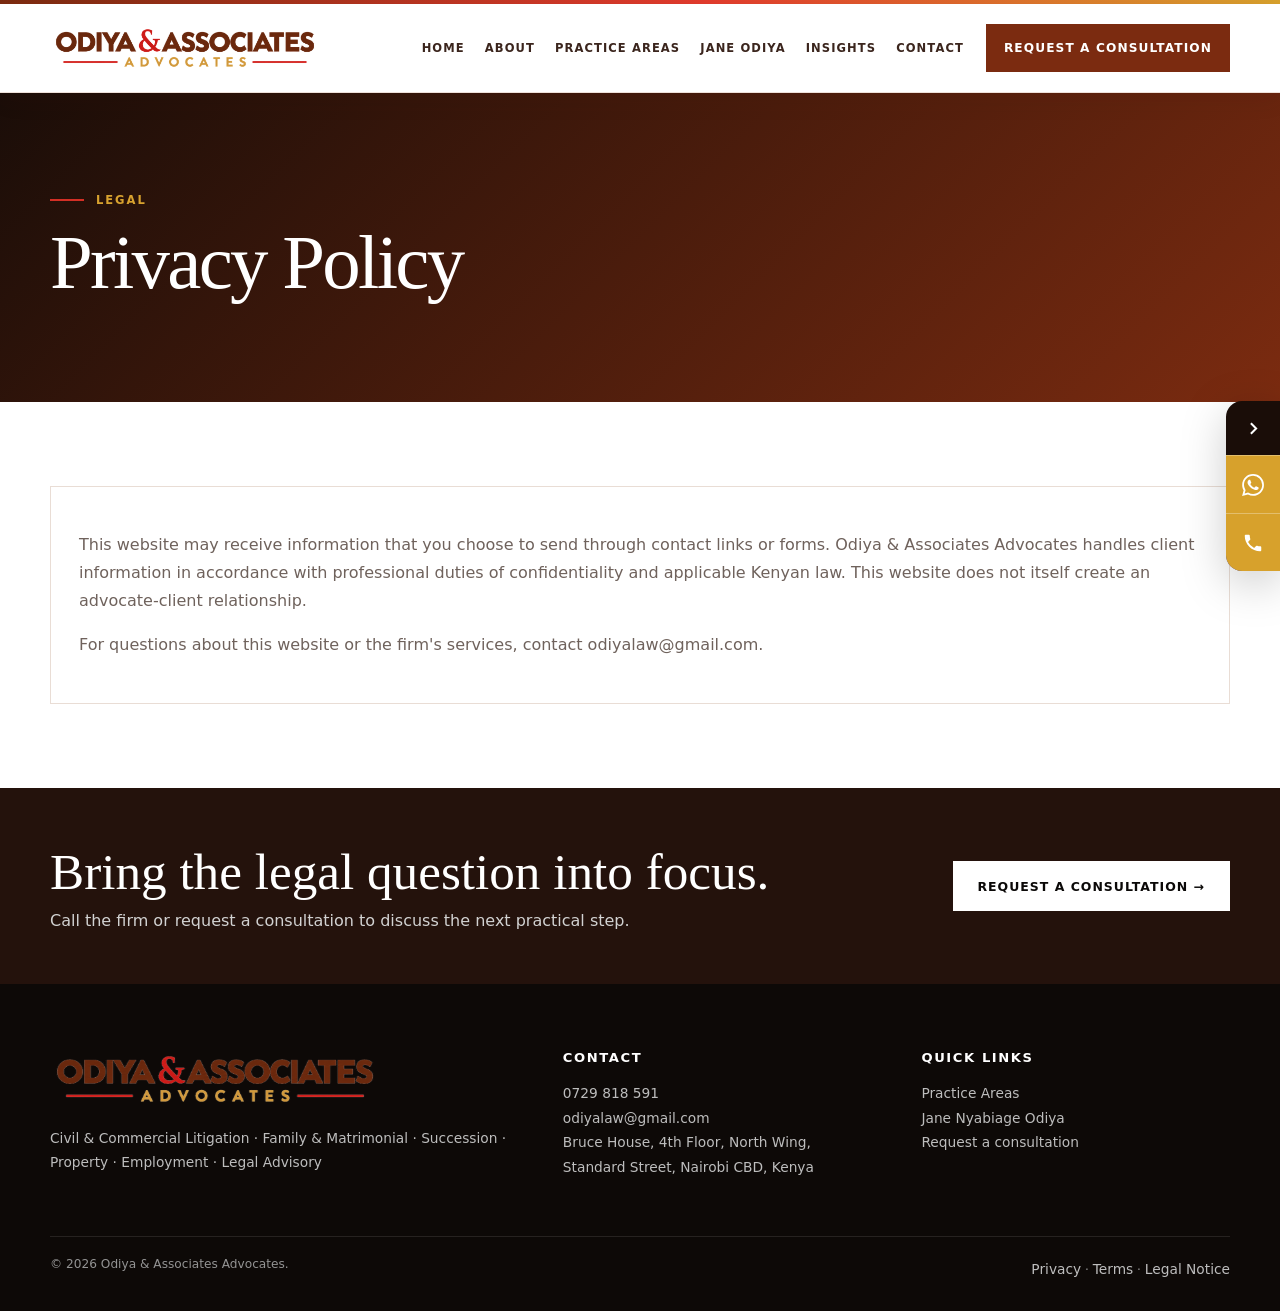
<file: privacy/index.html>
<!doctype html><html lang="en-KE"><head><meta charset="utf-8"><meta name="viewport" content="width=device-width,initial-scale=1,viewport-fit=cover"><title>Privacy Policy | Odiya &amp; Associates Advocates</title><meta name="description" content="Privacy Policy for Odiya &amp; Associates Advocates."><link rel="canonical" href="https://odiya-associates-advocates.vercel.app/privacy/"><meta name="theme-color" content="#7f2f12"><meta property="og:type" content="website"><meta property="og:title" content="Privacy Policy | Odiya &amp; Associates Advocates"><meta property="og:description" content="Privacy Policy for Odiya &amp; Associates Advocates."><meta property="og:url" content="https://odiya-associates-advocates.vercel.app/privacy/"><meta property="og:image" content="https://odiya-associates-advocates.vercel.app/images/odiya-social-card.jpg"><meta name="twitter:card" content="summary_large_image"><link rel="manifest" href="/site.webmanifest"><link rel="icon" href="/images/icon-192.png"><link rel="stylesheet" href="/assets/css/site.css?v=42"><script type="application/ld+json">{"@context": "https://schema.org", "@type": "LegalService", "name": "Odiya & Associates Advocates", "address": {"@type": "PostalAddress", "streetAddress": "Bruce House, 4th Floor, North Wing, Standard Street", "addressLocality": "Nairobi", "addressCountry": "KE"}, "telephone": "+254729818591", "email": "odiyalaw@gmail.com", "url": "https://odiya-associates-advocates.vercel.app", "areaServed": "Kenya"}</script></head><body><div class="topline"></div><header class="site-header"><div class="container nav"><a class="brand odiya-brand" href="/" aria-label="Odiya & Associates Advocates home"><img class="brand-wordmark" src="/images/logo-transparent.png" alt="Odiya & Associates Advocates"></a><nav class="nav-links" aria-label="Primary navigation"><a class="" href="/">Home</a><a class="" href="/about/">About</a><a class="" href="/practice-areas/">Practice Areas</a><a class="" href="/managing-partner/">Jane Odiya</a><a class="" href="/insights/">Insights</a><a class="" href="/contact/">Contact</a></nav><a class="nav-cta" href="https://wa.me/254729818591" target="_blank" rel="noopener">Request a consultation</a><button class="menu-btn" aria-label="Open menu" aria-expanded="false"><span></span></button></div><nav class="mobile-nav" aria-label="Mobile navigation"><a href="/">Home</a><a href="/about/">About</a><a href="/practice-areas/">Practice Areas</a><a href="/managing-partner/">Jane Odiya</a><a href="/insights/">Insights</a><a href="/contact/">Contact</a><a href="https://wa.me/254729818591" target="_blank" rel="noopener">Request a consultation</a></nav></header><main><section class="page-hero"><div class="container"><div class="eyebrow">Legal</div><h1 class="page-title">Privacy Policy</h1></div></section><section class="page-main"><div class="container"><div class="info-card"><p>This website may receive information that you choose to send through contact links or forms. Odiya & Associates Advocates handles client information in accordance with professional duties of confidentiality and applicable Kenyan law. This website does not itself create an advocate-client relationship.</p><p>For questions about this website or the firm's services, contact <a href="mailto:odiyalaw@gmail.com">odiyalaw@gmail.com</a>.</p></div></div></section></main><aside class="contact-rail" aria-label="Quick contact"><button class="rail-toggle" aria-label="Expand or collapse quick contact"><svg viewBox="0 0 24 24" aria-hidden="true"><path d="M9 18l6-6-6-6"/></svg></button><div class="rail-actions"><a href="https://wa.me/254729818591" target="_blank" rel="noopener" aria-label="WhatsApp Odiya & Associates Advocates"><svg viewBox="0 0 24 24" aria-hidden="true"><path d="M20.52 3.48A11.82 11.82 0 0 0 12.09 0C5.53 0 .2 5.32.2 11.87c0 2.09.55 4.13 1.6 5.93L.1 24l6.36-1.67a11.9 11.9 0 0 0 5.62 1.43h.01c6.55 0 11.88-5.33 11.88-11.88 0-3.17-1.23-6.15-3.45-8.4Zm-8.43 18.27h-.01a9.86 9.86 0 0 1-5.03-1.38l-.36-.21-3.77.99 1.01-3.67-.24-.38a9.83 9.83 0 0 1-1.51-5.23c0-5.46 4.45-9.9 9.92-9.9a9.84 9.84 0 0 1 7.01 2.91 9.83 9.83 0 0 1 2.9 7.01c0 5.46-4.45 9.86-9.92 9.86Zm5.44-7.41c-.3-.15-1.76-.87-2.03-.97-.27-.1-.47-.15-.67.15-.2.3-.77.97-.94 1.17-.17.2-.35.22-.65.07-.3-.15-1.26-.46-2.4-1.48-.89-.79-1.49-1.77-1.66-2.07-.17-.3-.02-.46.13-.61.13-.13.3-.35.45-.52.15-.17.2-.3.3-.5.1-.2.05-.37-.02-.52-.08-.15-.67-1.61-.92-2.21-.24-.58-.49-.5-.67-.51h-.57c-.2 0-.52.07-.79.37-.27.3-1.04 1.02-1.04 2.48s1.07 2.88 1.22 3.08c.15.2 2.1 3.21 5.09 4.5.71.31 1.27.49 1.7.63.72.23 1.37.2 1.88.12.57-.08 1.76-.72 2.01-1.42.25-.7.25-1.3.17-1.42-.07-.13-.27-.2-.57-.35Z"/></svg></a><a href="tel:+254729818591" aria-label="Call Odiya & Associates Advocates"><svg viewBox="0 0 24 24" aria-hidden="true"><path d="M6.62 10.79a15.5 15.5 0 0 0 6.59 6.59l2.2-2.2a1 1 0 0 1 1.02-.24c1.12.37 2.33.57 3.57.57a1 1 0 0 1 1 1V20a1 1 0 0 1-1 1C10.61 21 3 13.39 3 4a1 1 0 0 1 1-1h3.5a1 1 0 0 1 1 1c0 1.25.2 2.45.57 3.57a1 1 0 0 1-.25 1.02l-2.2 2.2Z"/></svg></a></div></aside><section class="cta-strip"><div class="container"><div><h2>Bring the legal question into focus.</h2><p>Call the firm or request a consultation to discuss the next practical step.</p></div><a class="btn btn-light" href="https://wa.me/254729818591" target="_blank" rel="noopener">Request a consultation →</a></div></section><footer class="footer"><div class="container"><div class="footer-grid"><div><div class="footer-brand"><img src="/images/logo-footer.png" alt="Odiya & Associates Advocates"></div><p>Civil & Commercial Litigation · Family & Matrimonial · Succession · Property · Employment · Legal Advisory</p></div><div><h4>Contact</h4><p><a href="tel:+254729818591">0729 818 591</a><br><a href="mailto:odiyalaw@gmail.com">odiyalaw@gmail.com</a><br>Bruce House, 4th Floor, North Wing, Standard Street, Nairobi CBD, Kenya</p></div><div><h4>Quick links</h4><p><a href="/practice-areas/">Practice Areas</a><br><a href="/managing-partner/">Jane Nyabiage Odiya</a><br><a href="https://wa.me/254729818591" target="_blank" rel="noopener">Request a consultation</a></p></div></div><div class="footer-bottom"><span>© 2026 Odiya & Associates Advocates.</span><span><a href="/privacy/">Privacy</a> · <a href="/terms/">Terms</a> · <a href="/legal-notice/">Legal Notice</a></span></div></div></footer><script src="/assets/js/site.js?v=42" defer></script></body></html>
</file>
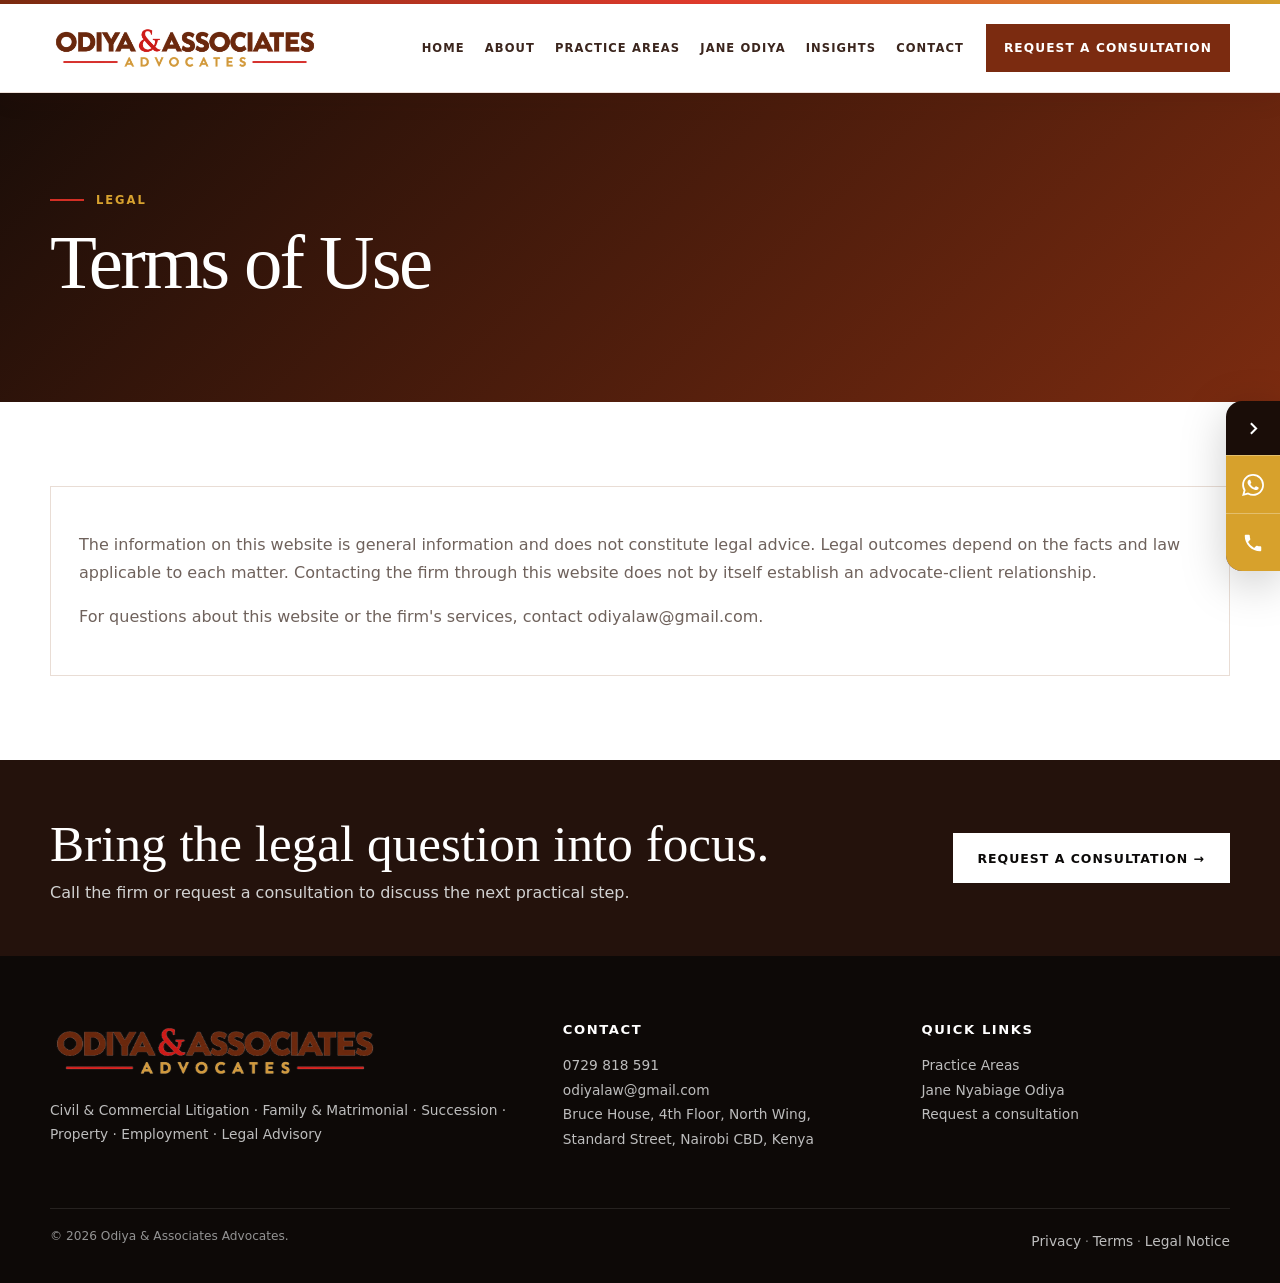
<file: terms/index.html>
<!doctype html><html lang="en-KE"><head><meta charset="utf-8"><meta name="viewport" content="width=device-width,initial-scale=1,viewport-fit=cover"><title>Terms of Use | Odiya &amp; Associates Advocates</title><meta name="description" content="Terms of Use for Odiya &amp; Associates Advocates."><link rel="canonical" href="https://odiya-associates-advocates.vercel.app/terms/"><meta name="theme-color" content="#7f2f12"><meta property="og:type" content="website"><meta property="og:title" content="Terms of Use | Odiya &amp; Associates Advocates"><meta property="og:description" content="Terms of Use for Odiya &amp; Associates Advocates."><meta property="og:url" content="https://odiya-associates-advocates.vercel.app/terms/"><meta property="og:image" content="https://odiya-associates-advocates.vercel.app/images/odiya-social-card.jpg"><meta name="twitter:card" content="summary_large_image"><link rel="manifest" href="/site.webmanifest"><link rel="icon" href="/images/icon-192.png"><link rel="stylesheet" href="/assets/css/site.css?v=42"><script type="application/ld+json">{"@context": "https://schema.org", "@type": "LegalService", "name": "Odiya & Associates Advocates", "address": {"@type": "PostalAddress", "streetAddress": "Bruce House, 4th Floor, North Wing, Standard Street", "addressLocality": "Nairobi", "addressCountry": "KE"}, "telephone": "+254729818591", "email": "odiyalaw@gmail.com", "url": "https://odiya-associates-advocates.vercel.app", "areaServed": "Kenya"}</script></head><body><div class="topline"></div><header class="site-header"><div class="container nav"><a class="brand odiya-brand" href="/" aria-label="Odiya & Associates Advocates home"><img class="brand-wordmark" src="/images/logo-transparent.png" alt="Odiya & Associates Advocates"></a><nav class="nav-links" aria-label="Primary navigation"><a class="" href="/">Home</a><a class="" href="/about/">About</a><a class="" href="/practice-areas/">Practice Areas</a><a class="" href="/managing-partner/">Jane Odiya</a><a class="" href="/insights/">Insights</a><a class="" href="/contact/">Contact</a></nav><a class="nav-cta" href="https://wa.me/254729818591" target="_blank" rel="noopener">Request a consultation</a><button class="menu-btn" aria-label="Open menu" aria-expanded="false"><span></span></button></div><nav class="mobile-nav" aria-label="Mobile navigation"><a href="/">Home</a><a href="/about/">About</a><a href="/practice-areas/">Practice Areas</a><a href="/managing-partner/">Jane Odiya</a><a href="/insights/">Insights</a><a href="/contact/">Contact</a><a href="https://wa.me/254729818591" target="_blank" rel="noopener">Request a consultation</a></nav></header><main><section class="page-hero"><div class="container"><div class="eyebrow">Legal</div><h1 class="page-title">Terms of Use</h1></div></section><section class="page-main"><div class="container"><div class="info-card"><p>The information on this website is general information and does not constitute legal advice. Legal outcomes depend on the facts and law applicable to each matter. Contacting the firm through this website does not by itself establish an advocate-client relationship.</p><p>For questions about this website or the firm's services, contact <a href="mailto:odiyalaw@gmail.com">odiyalaw@gmail.com</a>.</p></div></div></section></main><aside class="contact-rail" aria-label="Quick contact"><button class="rail-toggle" aria-label="Expand or collapse quick contact"><svg viewBox="0 0 24 24" aria-hidden="true"><path d="M9 18l6-6-6-6"/></svg></button><div class="rail-actions"><a href="https://wa.me/254729818591" target="_blank" rel="noopener" aria-label="WhatsApp Odiya & Associates Advocates"><svg viewBox="0 0 24 24" aria-hidden="true"><path d="M20.52 3.48A11.82 11.82 0 0 0 12.09 0C5.53 0 .2 5.32.2 11.87c0 2.09.55 4.13 1.6 5.93L.1 24l6.36-1.67a11.9 11.9 0 0 0 5.62 1.43h.01c6.55 0 11.88-5.33 11.88-11.88 0-3.17-1.23-6.15-3.45-8.4Zm-8.43 18.27h-.01a9.86 9.86 0 0 1-5.03-1.38l-.36-.21-3.77.99 1.01-3.67-.24-.38a9.83 9.83 0 0 1-1.51-5.23c0-5.46 4.45-9.9 9.92-9.9a9.84 9.84 0 0 1 7.01 2.91 9.83 9.83 0 0 1 2.9 7.01c0 5.46-4.45 9.86-9.92 9.86Zm5.44-7.41c-.3-.15-1.76-.87-2.03-.97-.27-.1-.47-.15-.67.15-.2.3-.77.97-.94 1.17-.17.2-.35.22-.65.07-.3-.15-1.26-.46-2.4-1.48-.89-.79-1.49-1.77-1.66-2.07-.17-.3-.02-.46.13-.61.13-.13.3-.35.45-.52.15-.17.2-.3.3-.5.1-.2.05-.37-.02-.52-.08-.15-.67-1.61-.92-2.21-.24-.58-.49-.5-.67-.51h-.57c-.2 0-.52.07-.79.37-.27.3-1.04 1.02-1.04 2.48s1.07 2.88 1.22 3.08c.15.2 2.1 3.21 5.09 4.5.71.31 1.27.49 1.7.63.72.23 1.37.2 1.88.12.57-.08 1.76-.72 2.01-1.42.25-.7.25-1.3.17-1.42-.07-.13-.27-.2-.57-.35Z"/></svg></a><a href="tel:+254729818591" aria-label="Call Odiya & Associates Advocates"><svg viewBox="0 0 24 24" aria-hidden="true"><path d="M6.62 10.79a15.5 15.5 0 0 0 6.59 6.59l2.2-2.2a1 1 0 0 1 1.02-.24c1.12.37 2.33.57 3.57.57a1 1 0 0 1 1 1V20a1 1 0 0 1-1 1C10.61 21 3 13.39 3 4a1 1 0 0 1 1-1h3.5a1 1 0 0 1 1 1c0 1.25.2 2.45.57 3.57a1 1 0 0 1-.25 1.02l-2.2 2.2Z"/></svg></a></div></aside><section class="cta-strip"><div class="container"><div><h2>Bring the legal question into focus.</h2><p>Call the firm or request a consultation to discuss the next practical step.</p></div><a class="btn btn-light" href="https://wa.me/254729818591" target="_blank" rel="noopener">Request a consultation →</a></div></section><footer class="footer"><div class="container"><div class="footer-grid"><div><div class="footer-brand"><img src="/images/logo-footer.png" alt="Odiya & Associates Advocates"></div><p>Civil & Commercial Litigation · Family & Matrimonial · Succession · Property · Employment · Legal Advisory</p></div><div><h4>Contact</h4><p><a href="tel:+254729818591">0729 818 591</a><br><a href="mailto:odiyalaw@gmail.com">odiyalaw@gmail.com</a><br>Bruce House, 4th Floor, North Wing, Standard Street, Nairobi CBD, Kenya</p></div><div><h4>Quick links</h4><p><a href="/practice-areas/">Practice Areas</a><br><a href="/managing-partner/">Jane Nyabiage Odiya</a><br><a href="https://wa.me/254729818591" target="_blank" rel="noopener">Request a consultation</a></p></div></div><div class="footer-bottom"><span>© 2026 Odiya & Associates Advocates.</span><span><a href="/privacy/">Privacy</a> · <a href="/terms/">Terms</a> · <a href="/legal-notice/">Legal Notice</a></span></div></div></footer><script src="/assets/js/site.js?v=42" defer></script></body></html>
</file>
<file: assets/css/site.css>
:root{--navy:#121212;--navy2:#070707;--blue:#8f0000;--gold:#cf0000;--gold2:#ff3d3d;--ivory:#f7f4ed;--paper:#fff;--ink:#141414;--muted:#686868;--line:#e1e1e1;--max:1180px;--shadow:0 24px 60px rgba(0,0,0,.16)}
*{box-sizing:border-box}html{scroll-behavior:smooth}body{margin:0;background:var(--paper);color:var(--ink);font-family:Inter,ui-sans-serif,system-ui,-apple-system,BlinkMacSystemFont,"Segoe UI",sans-serif;overflow-x:hidden}a{color:inherit;text-decoration:none}img,video{max-width:100%;display:block}.container{width:min(calc(100% - 48px),var(--max));margin:auto}.topline{height:4px;background:linear-gradient(90deg,var(--navy) 0 72%,var(--gold) 72%)}
.site-header{position:sticky;top:0;z-index:100;background:rgba(7,7,7,.96);backdrop-filter:blur(12px);border-bottom:1px solid rgba(255,255,255,.08)}.nav{height:92px;display:flex;align-items:center;gap:30px}.brand{display:flex;align-items:center;gap:11px;margin-right:auto;color:white;min-width:230px}.brand-mark{width:58px;height:58px;object-fit:contain}.brand-name{display:flex;flex-direction:column;line-height:1.02}.brand-name b{font-family:Georgia,serif;font-size:1.06rem;font-weight:500;letter-spacing:.01em}.brand-name small{font-size:.62rem;text-transform:uppercase;letter-spacing:.16em;color:var(--gold2);margin-top:5px}.nav-links{display:flex;align-items:center;gap:24px}.nav-links a{color:#f4f4f4;font-size:.76rem;text-transform:uppercase;letter-spacing:.12em;font-weight:700}.nav-links a:hover,.nav-links a.active{color:var(--gold2)}.nav-cta{background:var(--gold);color:#fff;padding:15px 18px;font-weight:800;font-size:.76rem;text-transform:uppercase;letter-spacing:.09em}.menu-btn{display:none;width:48px;height:48px;border:1px solid rgba(255,255,255,.25);background:transparent;align-items:center;justify-content:center}.menu-btn:before,.menu-btn:after,.menu-btn span{content:"";display:block;width:22px;height:2px;background:white;position:absolute}.menu-btn:before{transform:translateY(-7px)}.menu-btn:after{transform:translateY(7px)}.mobile-nav{display:none}
.hero{position:relative;min-height:calc(100svh - 96px);display:flex;align-items:center;color:white;background:linear-gradient(90deg,rgba(0,0,0,.88),rgba(0,0,0,.53) 53%,rgba(0,0,0,.2)),url('https://images.pexels.com/photos/1181735/pexels-photo-1181735.jpeg?auto=compress&cs=tinysrgb&w=2200') center/cover no-repeat}.hero:after{content:"";position:absolute;inset:auto 0 0;height:100px;background:linear-gradient(transparent,rgba(0,0,0,.5));pointer-events:none}.hero .container{position:relative;z-index:2}.hero-content{max-width:760px;padding:94px 0 108px}.eyebrow{display:flex;align-items:center;gap:12px;color:var(--gold2);font-size:.72rem;text-transform:uppercase;letter-spacing:.17em;font-weight:800}.eyebrow:before{content:"";width:34px;height:2px;background:var(--gold)}.display,.section-title,.page-title{font-family:Georgia,"Times New Roman",serif;font-weight:500;letter-spacing:-.035em}.display{font-size:clamp(3.55rem,6.4vw,7rem);line-height:.94;margin:24px 0}.display span{color:var(--gold2)}.lead{font-size:1.08rem;line-height:1.75;color:#eeeeee;max-width:620px}.hero-actions{display:flex;gap:12px;flex-wrap:wrap;margin-top:30px}.btn{min-height:50px;padding:0 24px;display:inline-flex;align-items:center;justify-content:center;font-weight:800;font-size:.78rem;text-transform:uppercase;letter-spacing:.08em;border:1px solid transparent}.btn-gold{background:var(--gold);color:#fff}.btn-ghost{border-color:rgba(255,255,255,.55);color:white;background:rgba(255,255,255,.05)}.btn-navy{background:var(--navy2);color:white}.btn-light{background:white;color:var(--navy2)}.hero-meta{display:flex;gap:30px;flex-wrap:wrap;margin-top:34px;color:#e7e7e7;font-size:.79rem}.hero-meta span{display:flex;align-items:center;gap:8px}.hero-meta i{width:6px;height:6px;border-radius:50%;background:var(--gold)}
.section{padding:96px 0}.section-title{font-size:clamp(2.5rem,5vw,4.6rem);line-height:1.02;margin:18px 0 22px}.section-copy{color:var(--muted);line-height:1.78;max-width:700px}.intro-grid{display:grid;grid-template-columns:1.05fr .95fr;gap:80px;align-items:center}.values{display:grid;grid-template-columns:repeat(3,1fr);gap:14px;margin-top:34px}.value{padding:18px;border-top:2px solid var(--gold);background:#fff}.value b{display:block;color:var(--navy);margin-bottom:7px}.value span{font-size:.82rem;line-height:1.55;color:var(--muted)}.logo-animation{background:var(--navy);padding:18px;box-shadow:var(--shadow);position:relative;overflow:hidden}.logo-animation img,.logo-animation video{width:100%;aspect-ratio:16/9;object-fit:cover}.logo-animation small{display:block;color:#f0f0f0;font-size:.73rem;letter-spacing:.08em;text-align:center;padding:12px 6px 3px}
.practice-section{background:#f2f2f2}.practice-grid{display:grid;grid-template-columns:repeat(3,1fr);gap:14px;margin-top:40px}.practice-card{position:relative;min-height:360px;overflow:hidden;background:#123;color:white}.practice-card:before{content:"";position:absolute;inset:0;background:linear-gradient(180deg,rgba(0,0,0,.05),rgba(0,0,0,.9));z-index:1}.practice-card:after{content:"";position:absolute;inset:0;background:var(--image) center/cover no-repeat;transition:transform .55s ease;z-index:0}.practice-card:hover:after{transform:scale(1.04)}.practice-content{position:absolute;left:24px;right:24px;bottom:24px;z-index:2}.practice-number{font-size:.7rem;letter-spacing:.14em;color:var(--gold2)}.practice-card h3{font-family:Georgia,serif;font-size:1.85rem;margin:.55rem 0 .5rem;font-weight:500}.practice-card p{font-size:.84rem;color:#e7e7e7;line-height:1.55;margin:0 0 12px}.practice-link{font-size:.7rem;font-weight:800;text-transform:uppercase;letter-spacing:.1em;color:var(--gold2)}
.partner-section{background:var(--navy2);color:white}.partner-grid{display:grid;grid-template-columns:.92fr 1.08fr;gap:76px;align-items:center}.partner-visual{min-height:620px;background:url('/assets/media/caroline-hamba-barrister.png') center 18%/cover no-repeat;position:relative;box-shadow:var(--shadow)}.partner-badge{position:absolute;left:22px;right:22px;bottom:22px;background:rgba(7,7,7,.92);padding:18px 20px;border-left:3px solid var(--gold)}.partner-badge strong{display:block;font-family:Georgia,serif;font-size:1.45rem;font-weight:500}.partner-badge span{font-size:.76rem;color:#d5d5d5}.partner-section .section-copy{color:#d0d0d0}.partner-points{display:grid;grid-template-columns:1fr 1fr;gap:14px;margin-top:28px}.partner-point{padding:18px;border:1px solid rgba(255,255,255,.15)}.partner-point b{display:block;color:var(--gold2);margin-bottom:7px}.partner-point span{color:#d4d4d4;font-size:.83rem;line-height:1.5}
.image-band{display:grid;grid-template-columns:1.1fr .9fr;min-height:520px;background:var(--navy)}.image-band .photo{background:url('https://images.pexels.com/photos/5324916/pexels-photo-5324916.jpeg?auto=compress&cs=tinysrgb&w=1800') center/cover no-repeat}.image-band .copy{display:flex;flex-direction:column;justify-content:center;padding:70px clamp(30px,6vw,90px);color:white}.image-band .copy p{color:#d7d7d7;line-height:1.75}.booking-band{background:var(--gold);padding:54px 0}.booking-band .container{display:grid;grid-template-columns:1fr auto;gap:30px;align-items:center}.booking-band h2{font-family:Georgia,serif;font-size:clamp(2rem,4vw,3.4rem);margin:0;color:#fff;font-weight:500}.booking-band p{margin:.5rem 0 0;color:#fff}
.insight-grid{display:grid;grid-template-columns:repeat(3,1fr);gap:18px;margin-top:36px}.insight-card{border:1px solid var(--line);padding:28px;background:white}.insight-card .tag{color:var(--gold);font-weight:800;font-size:.7rem;text-transform:uppercase;letter-spacing:.12em}.insight-card h3{font-family:Georgia,serif;font-size:1.55rem;line-height:1.15;margin:.8rem 0;font-weight:500}.insight-card p{color:var(--muted);line-height:1.65;font-size:.9rem}.insight-card a{color:var(--gold);font-weight:800;font-size:.75rem;text-transform:uppercase;letter-spacing:.08em}
.page-hero{background:linear-gradient(135deg,var(--navy2),#6f0000);color:white;padding:100px 0 82px}.page-title{font-size:clamp(3rem,6vw,5.8rem);line-height:.98;margin:18px 0 20px}.page-hero p{max-width:720px;color:#e4e4e4;line-height:1.75}.page-main{padding:84px 0}.two-col{display:grid;grid-template-columns:1fr 1fr;gap:54px;align-items:start}.info-card{border:1px solid var(--line);padding:28px;background:white}.info-card h3{font-family:Georgia,serif;font-size:1.7rem;margin:0 0 12px;font-weight:500}.info-card p,.info-card li{color:var(--muted);line-height:1.75}.contact-grid{display:grid;grid-template-columns:.82fr 1.18fr;gap:54px}.contact-list{display:grid;gap:14px}.contact-item{padding:20px;border:1px solid var(--line);background:white}.contact-item small{display:block;color:var(--gold);font-weight:800;text-transform:uppercase;letter-spacing:.1em;margin-bottom:6px}.contact-item a,.contact-item span{color:var(--navy);font-weight:700}.contact-form{display:grid;grid-template-columns:1fr 1fr;gap:14px}.contact-form .full{grid-column:1/-1}.contact-form input,.contact-form textarea,.contact-form select{width:100%;border:1px solid var(--line);padding:15px 16px;background:white;color:var(--ink);font:inherit}.contact-form textarea{min-height:160px;resize:vertical}.small-note{font-size:.82rem;color:var(--muted);line-height:1.6}.map-wrap{background:#f2f2f2;padding:0 0 90px}.map-head{padding:76px 0 28px}.map-shell{width:min(1400px,calc(100% - 28px));margin:auto;overflow:hidden;box-shadow:var(--shadow);background:white}.map-shell iframe{display:block;width:100%;height:560px;border:0}.map-footer{display:flex;justify-content:space-between;gap:24px;align-items:center;padding:22px 28px}.map-footer strong{display:block;color:var(--navy);font-size:1rem}.map-footer span{color:var(--muted);font-size:.86rem}
.contact-rail{position:fixed;right:0;top:52%;transform:translateY(-50%);z-index:1000;display:flex;flex-direction:column;align-items:flex-end;transition:transform .28s ease;filter:drop-shadow(0 12px 22px rgba(0,0,0,.2))}.contact-rail.collapsed{transform:translate(9px,-50%)}.rail-toggle{width:54px;height:54px;border:0;border-radius:16px 0 0 0;background:var(--navy2);color:white;display:grid;place-items:center;cursor:pointer}.rail-toggle svg{width:21px;height:21px;stroke:#fff;fill:none;stroke-width:2.3;transition:transform .28s ease}.contact-rail.collapsed .rail-toggle svg{transform:rotate(180deg)}.rail-actions{overflow:hidden;border-radius:0 0 0 16px;background:var(--gold);display:flex;flex-direction:column}.rail-actions a{width:54px;height:58px;display:grid;place-items:center;color:white;border-top:1px solid rgba(255,255,255,.3)}.rail-actions a:hover{background:#a90000}.rail-actions svg{width:23px;height:23px;stroke:#fff;fill:none;stroke-width:2;stroke-linecap:round;stroke-linejoin:round}
.cta-strip{background:var(--navy);padding:54px 0;color:white}.cta-strip .container{display:flex;align-items:center;justify-content:space-between;gap:24px}.cta-strip h2{font-family:Georgia,serif;font-size:clamp(2rem,4vw,3.3rem);margin:0;font-weight:500}.cta-strip p{margin:.6rem 0 0;color:#d2d2d2}.footer{background:#050505;color:#dedede;padding:66px 0 30px}.footer-grid{display:grid;grid-template-columns:1.2fr .8fr .8fr;gap:50px}.footer-brand{width:260px;margin-bottom:18px}.footer-brand img{width:100%;height:auto}.footer h4{color:white;font-size:.82rem;text-transform:uppercase;letter-spacing:.12em;margin:0 0 16px}.footer p,.footer a{font-size:.86rem;line-height:1.8;color:#bdbdbd}.footer a:hover{color:var(--gold2)}.footer-bottom{border-top:1px solid rgba(255,255,255,.1);margin-top:42px;padding-top:20px;display:flex;justify-content:space-between;gap:20px;font-size:.76rem;color:#939393}
.photo-pair{display:grid;grid-template-columns:1fr 1fr;gap:14px}.photo-pair img{width:100%;height:460px;object-fit:cover}.profile-gallery{display:grid;grid-template-columns:repeat(3,1fr);gap:14px;margin-top:40px}.profile-gallery img{width:100%;height:430px;object-fit:cover}.profile-gallery img:last-child{object-position:center top}
@media(max-width:1020px){.nav-links,.nav-cta{display:none}.menu-btn{display:flex;position:relative}.nav{height:82px}.brand{min-width:220px}.brand-mark{width:54px;height:54px}.brand-name b{font-size:1rem}.mobile-nav.open{display:flex;position:fixed;top:86px;left:0;right:0;background:var(--navy2);z-index:99;flex-direction:column;padding:14px 24px 24px;border-bottom:1px solid rgba(255,255,255,.1);box-shadow:0 18px 40px rgba(0,0,0,.24)}.mobile-nav a{padding:14px 4px;border-bottom:1px solid rgba(255,255,255,.1);font-weight:700;color:white}.intro-grid,.partner-grid,.image-band,.two-col,.contact-grid{grid-template-columns:1fr}.image-band .photo{min-height:420px}.practice-grid{grid-template-columns:1fr 1fr}.insight-grid{grid-template-columns:1fr 1fr}.footer-grid{grid-template-columns:1fr 1fr}.footer-grid>div:first-child{grid-column:1/-1}.booking-band .container{grid-template-columns:1fr}.profile-gallery{grid-template-columns:1fr 1fr}.photo-pair img{height:400px}}
@media(max-width:720px){.container{width:calc(100% - 30px);max-width:100%}.section{padding:66px 0}.nav{height:76px;gap:12px}.brand{min-width:0;flex:1;gap:8px}.brand-mark{width:48px;height:48px;flex:0 0 auto}.brand-name b{font-size:.88rem}.brand-name small{font-size:.53rem;letter-spacing:.11em}.menu-btn{width:44px;height:44px;flex:0 0 auto}.mobile-nav.open{top:80px}.hero{min-height:calc(100svh - 80px);background-position:55% center}.hero-content{padding:58px 0 70px}.display{font-size:clamp(2.75rem,12.7vw,4rem);max-width:95%}.lead{font-size:.97rem;line-height:1.6;max-width:94%}.hero-actions{gap:9px}.btn{min-height:48px;padding:0 18px;font-size:.76rem}.hero-meta{gap:12px;margin-top:24px;font-size:.73rem}.values{grid-template-columns:1fr}.logo-animation{padding:9px}.practice-grid{grid-template-columns:1fr}.practice-card{min-height:320px}.partner-visual{min-height:520px;background-position:center 14%}.partner-points{grid-template-columns:1fr}.image-band .photo{min-height:330px}.image-band .copy{padding:50px 22px}.insight-grid{grid-template-columns:1fr}.booking-band{padding:44px 0}.map-shell{width:calc(100% - 18px)}.map-shell iframe{height:420px}.map-footer{align-items:flex-start;flex-direction:column;padding:20px}.map-footer .btn{width:100%}.contact-form{grid-template-columns:1fr}.contact-form .full{grid-column:auto}.cta-strip .container{align-items:flex-start;flex-direction:column}.footer-grid{grid-template-columns:1fr;gap:30px}.footer-grid>div:first-child{grid-column:auto}.footer-bottom{flex-direction:column}.contact-rail{top:56%;max-height:42vh}.rail-toggle{width:46px;height:46px}.rail-actions a{width:46px;height:50px}.rail-actions svg{width:20px;height:20px}.contact-rail.collapsed{transform:translate(7px,-50%)}.section-title{font-size:clamp(2.1rem,10vw,3rem)}.page-hero{padding:70px 0 56px}.page-main{padding:60px 0}.profile-gallery,.photo-pair{grid-template-columns:1fr}.profile-gallery img,.photo-pair img{height:auto}}
@media(max-width:390px){.container{width:calc(100% - 24px)}.brand-mark{width:43px;height:43px}.brand-name b{font-size:.82rem}.brand-name small{font-size:.49rem}.display{font-size:2.75rem}.hero-content{padding-top:48px}.partner-visual{min-height:460px}.rail-toggle{width:43px;height:43px}.rail-actions a{width:43px;height:47px}.map-shell iframe{height:370px}.footer-brand{width:225px}}
@media(prefers-reduced-motion:reduce){*{scroll-behavior:auto!important;animation:none!important;transition:none!important}}

/* Guto visibility + mobile hardening */
.partner-badge strong{color:#fff!important;text-shadow:0 1px 2px rgba(0,0,0,.35)}
.partner-badge span{color:#f0f0f0}
.partner-badge{max-width:calc(100% - 44px)}

html,body{max-width:100%;overflow-x:hidden}
body{min-width:0}
.container,.nav,.brand,.brand-name,.hero-content,.partner-grid>* ,.two-col>* ,.contact-grid>*{min-width:0}
img,video,iframe{max-width:100%}
.section-copy,.lead,.page-hero p,.info-card p,.contact-item span,.contact-item a,.footer p,.footer a{overflow-wrap:anywhere}

@media(max-width:1020px){
  .partner-grid{gap:42px}
  .partner-visual{width:100%;min-height:0;aspect-ratio:4/5;background-position:center 12%}
  .mobile-nav.open{max-height:calc(100svh - 86px);overflow-y:auto;-webkit-overflow-scrolling:touch}
}

@media(max-width:720px){
  .container{width:min(calc(100% - 30px),var(--max))}
  .topline{height:3px}
  .site-header{backdrop-filter:blur(10px)}
  .nav{height:74px;padding:0;gap:10px}
  .brand{gap:7px;max-width:calc(100% - 54px)}
  .brand-mark{width:44px;height:44px}
  .brand-name{max-width:calc(100% - 52px);line-height:1.05}
  .brand-name b{font-size:.84rem;white-space:normal;line-height:1.05}
  .brand-name small{font-size:.48rem;letter-spacing:.085em;white-space:normal;line-height:1.25;margin-top:4px}
  .menu-btn{width:44px;height:44px}
  .mobile-nav.open{top:77px;max-height:calc(100svh - 77px);padding:10px 15px calc(18px + env(safe-area-inset-bottom))}
  .mobile-nav a{padding:13px 4px;font-size:.9rem}

  .hero{min-height:calc(100svh - 77px);background-position:58% center}
  .hero-content{padding:50px 0 62px;max-width:100%}
  .eyebrow{font-size:.65rem;letter-spacing:.13em;gap:9px}
  .eyebrow:before{width:25px}
  .display{font-size:clamp(2.55rem,12vw,3.75rem);line-height:.95;margin:18px 0;letter-spacing:-.04em}
  .lead{font-size:.96rem;line-height:1.62;max-width:100%}
  .hero-actions{display:grid;grid-template-columns:1fr;gap:9px;width:100%;margin-top:24px}
  .hero-actions .btn{width:100%}
  .hero-meta{display:grid;grid-template-columns:1fr;gap:9px;margin-top:22px}

  .section{padding:62px 0}
  .section-title{font-size:clamp(2.05rem,10vw,3rem);line-height:1.04;margin:15px 0 18px}
  .intro-grid,.partner-grid,.image-band,.two-col,.contact-grid{gap:34px}
  .values{gap:10px;margin-top:26px}
  .value{padding:16px}
  .logo-animation{padding:8px}
  .logo-animation small{font-size:.64rem;letter-spacing:.06em}

  .practice-grid{gap:12px;margin-top:30px}
  .practice-card{min-height:305px}
  .practice-content{left:19px;right:19px;bottom:19px}
  .practice-card h3{font-size:1.62rem}

  .partner-visual{aspect-ratio:4/5;min-height:0;background-position:center 10%;box-shadow:0 16px 36px rgba(0,0,0,.16)}
  .partner-badge{left:12px;right:12px;bottom:12px;max-width:none;padding:14px 16px;background:rgba(7,7,7,.94);border-left-width:3px}
  .partner-badge strong{font-size:1.25rem;line-height:1.15;color:#fff!important}
  .partner-badge span{display:block;margin-top:4px;font-size:.72rem;line-height:1.35;color:#f0f0f0}
  .partner-points{gap:10px;margin-top:22px}
  .partner-point{padding:16px}

  .image-band .photo{min-height:300px}
  .image-band .copy{padding:44px 20px}
  .booking-band{padding:38px 0}
  .booking-band .container{gap:20px}
  .booking-band .btn{width:100%}

  .insight-grid{gap:12px;margin-top:28px}
  .insight-card{padding:22px}
  .insight-card h3{font-size:1.42rem}

  .page-hero{padding:58px 0 48px}
  .page-title{font-size:clamp(2.6rem,12vw,4rem);line-height:.98;margin:15px 0 16px}
  .page-main{padding:56px 0}
  .info-card{padding:22px}
  .info-card h3{font-size:1.5rem}

  .contact-list{gap:10px}
  .contact-item{padding:17px}
  .contact-form{gap:11px}
  .contact-form input,.contact-form textarea,.contact-form select{font-size:16px;padding:14px}
  .contact-form textarea{min-height:140px}

  .map-wrap{padding-bottom:60px}
  .map-head{padding:55px 0 22px}
  .map-shell{width:calc(100% - 16px);border-radius:0}
  .map-shell iframe{height:360px}
  .map-footer{gap:16px;padding:18px}

  .cta-strip{padding:40px 0}
  .cta-strip .container{gap:20px}
  .cta-strip h2{font-size:clamp(2rem,9vw,2.7rem)}
  .cta-strip .btn{width:100%}

  .footer{padding:52px 0 24px}
  .footer-grid{gap:25px}
  .footer-brand{width:min(230px,82vw)}
  .footer-bottom{margin-top:30px;gap:8px}

  .contact-rail{top:58%;max-height:none}
  .rail-toggle{width:43px;height:43px;border-radius:14px 0 0 0}
  .rail-actions a{width:43px;height:47px}
  .rail-actions svg{width:19px;height:19px}
  .contact-rail.collapsed{transform:translate(6px,-50%)}

  .profile-gallery,.photo-pair{gap:10px}
  .profile-gallery img,.photo-pair img{height:auto;max-height:none}
}

@media(max-width:480px){
  .container{width:calc(100% - 24px)}
  .brand-mark{width:42px;height:42px}
  .brand-name b{font-size:.78rem}
  .brand-name small{font-size:.45rem;letter-spacing:.07em}
  .display{font-size:clamp(2.35rem,11.7vw,3.25rem)}
  .page-title{font-size:clamp(2.35rem,11.5vw,3.35rem)}
  .hero{background-position:62% center}
  .btn{width:100%;min-height:48px;padding:0 16px}
  .partner-badge{left:10px;right:10px;bottom:10px;padding:13px 14px}
  .partner-badge strong{font-size:1.18rem}
  .partner-badge span{font-size:.68rem}
  .map-shell iframe{height:330px}
}

@media(max-width:360px){
  .brand-name b{font-size:.72rem}
  .brand-name small{font-size:.42rem}
  .brand-mark{width:39px;height:39px}
  .menu-btn{width:41px;height:41px}
  .display{font-size:2.25rem}
  .hero-content{padding-top:42px}
  .partner-badge strong{font-size:1.08rem}
  .partner-badge span{font-size:.64rem}
  .contact-rail{top:60%}
}

/* Guto Ogechi brand + photography */
:root{--navy:#141516;--navy2:#070707;--blue:#9f0008;--gold:#df0615;--gold2:#ff3947;--ivory:#f7f4ed;--paper:#fff;--ink:#141414;--muted:#686868;--line:#e1e1e1}
.hero{background:linear-gradient(90deg,rgba(0,0,0,.9),rgba(0,0,0,.56) 54%,rgba(0,0,0,.22)),url('https://images.pexels.com/photos/1181735/pexels-photo-1181735.jpeg?auto=compress&cs=tinysrgb&w=2200') center/cover no-repeat}
.brand-mark{object-fit:contain}
.footer-brand{width:310px;max-width:100%}.footer-brand img{filter:none}
.logo-animation video{background:#050505}
.partner-visual{background-image:url('/assets/media/caroline-hamba-barrister.png');background-position:center 12%;background-color:#111}
.hamba-band{background-image:linear-gradient(rgba(0,0,0,.12),rgba(0,0,0,.12)),url('https://images.pexels.com/photos/5324916/pexels-photo-5324916.jpeg?auto=compress&cs=tinysrgb&w=1800')!important;background-position:center!important;background-size:cover!important}
.profile-main-photo{min-height:660px;background:#efefef;overflow:hidden;box-shadow:var(--shadow)}.profile-main-photo img{width:100%;height:100%;min-height:660px;object-fit:cover;object-position:center 12%}
.partner-profile-page{align-items:center}
.light-points .partner-point{border-color:var(--line)}.light-points .partner-point span{color:var(--muted)}
.compact-gallery{grid-template-columns:repeat(5,1fr);gap:10px;margin-top:48px}.compact-gallery img{height:210px;object-fit:cover;object-position:center top}
@media(max-width:1020px){.compact-gallery{grid-template-columns:repeat(3,1fr)}.profile-main-photo,.profile-main-photo img{min-height:560px}}
@media(max-width:720px){.compact-gallery{grid-template-columns:1fr 1fr}.compact-gallery img{height:auto;aspect-ratio:1/1;object-fit:cover}.partner-visual{background-position:center 10%}.profile-main-photo,.profile-main-photo img{min-height:0;height:auto}.profile-main-photo img{object-fit:contain}.hero{background-position:62% center}}
@media(max-width:390px){.compact-gallery{grid-template-columns:1fr}.compact-gallery img{aspect-ratio:auto;height:auto}}

/* Odiya & Associates Advocates — Cecilia template adaptation */
:root{
  --navy:#071a35;
  --navy2:#031127;
  --blue:#0e3c77;
  --gold:#d5a11e;
  --gold2:#f0c24d;
  --ivory:#f7f4ed;
  --paper:#fff;
  --ink:#141414;
  --muted:#686868;
  --line:#e3e5e9;
}
.topline{background:linear-gradient(90deg,var(--navy) 0 72%,var(--gold) 72%)}
.site-header{background:rgba(3,17,39,.975);border-bottom:1px solid rgba(255,255,255,.10)}
.brand{min-width:260px;gap:10px}
.brand-mark{width:60px;height:60px;object-fit:contain;object-position:center;flex:0 0 auto}
.brand-name b{font-size:1.03rem;white-space:nowrap}
.brand-name small{font-size:.56rem;letter-spacing:.12em;color:var(--gold2);white-space:nowrap}
.nav{gap:22px}
.nav-links{gap:18px;white-space:nowrap}
.nav-links a{font-size:.72rem;letter-spacing:.10em}
.nav-cta{display:inline-flex;align-items:center;justify-content:center;text-align:center;white-space:nowrap;min-height:48px;padding:0 16px;background:var(--gold);color:#071426}
.nav-cta:hover{background:var(--gold2)}
.hero{
  background:
    linear-gradient(90deg,rgba(3,17,39,.87) 0%,rgba(3,17,39,.73) 43%,rgba(3,17,39,.42) 70%,rgba(3,17,39,.30) 100%),
    url('https://images.pexels.com/photos/1181735/pexels-photo-1181735.jpeg?auto=compress&cs=tinysrgb&w=2200') center 48%/cover no-repeat;
}
.hero:after{background:linear-gradient(transparent,rgba(3,17,39,.38))}
.btn-gold{background:var(--gold);color:#071426}
.btn-gold:hover{background:var(--gold2)}
.btn-navy{background:var(--navy2);color:white}
.page-hero{background:linear-gradient(135deg,var(--navy2),#0b3470)}
.logo-animation{background:var(--navy2)}
.logo-animation video{background:var(--navy2)}
.partner-visual{background-image:url('/assets/media/caroline-hamba-barrister.png');background-position:center 12%;background-color:#0b1930}
.hamba-band{background-image:linear-gradient(rgba(3,17,39,.12),rgba(3,17,39,.12)),url('/assets/media/caroline-hamba-barrister.png')!important;background-position:center 38%!important;background-size:cover!important}
.booking-band{background:var(--gold)}
.booking-band h2,.booking-band p{color:#071426}
.booking-band .btn-navy{background:#071a35}
.contact-item small,.insight-card .tag,.insight-card a,.practice-link,.practice-number{color:#a77908}
.contact-rail{top:54%}
.rail-actions{background:var(--gold)}
.rail-actions a{color:#fff}
.rail-actions a:hover{background:#b88610}
.rail-actions svg{fill:currentColor!important;stroke:none!important;width:22px;height:22px}
.footer{background:#020b18}
.footer-brand{width:min(300px,100%)}
.footer-brand img{filter:none}
.profile-main-photo{min-height:660px;background:#eef0f3;overflow:hidden;box-shadow:var(--shadow)}
.profile-main-photo img{width:100%;height:100%;min-height:660px;object-fit:cover;object-position:center 10%}
.partner-profile-page{align-items:center}
.light-points .partner-point{border-color:var(--line)}
.light-points .partner-point span{color:var(--muted)}
.compact-gallery{grid-template-columns:repeat(5,1fr);gap:10px;margin-top:48px}
.compact-gallery img{height:220px;object-fit:cover;object-position:center top}

/* collapse earlier so no nav item wraps on laptops/tablets */
@media(max-width:1180px){
  .nav-links,.nav-cta{display:none!important}
  .menu-btn{display:flex!important;position:relative}
  .mobile-nav.open{display:flex;position:fixed;top:96px;left:0;right:0;background:var(--navy2);z-index:99;flex-direction:column;padding:14px 24px 24px;border-bottom:1px solid rgba(255,255,255,.1);box-shadow:0 18px 40px rgba(0,0,0,.24)}
  .mobile-nav a{padding:14px 4px;border-bottom:1px solid rgba(255,255,255,.1);font-weight:700;color:white}
}
@media(max-width:1020px){
  .brand{min-width:0}
  .mobile-nav.open{top:86px}
  .compact-gallery{grid-template-columns:repeat(3,1fr)}
  .profile-main-photo,.profile-main-photo img{min-height:560px}
}
@media(max-width:720px){
  .site-header{background:#031127}
  .nav{height:76px}
  .brand{max-width:calc(100% - 54px);gap:7px}
  .brand-mark{width:45px;height:45px}
  .brand-name{max-width:calc(100% - 52px)}
  .brand-name b{font-size:.82rem;white-space:normal;line-height:1.05}
  .brand-name small{font-size:.43rem;letter-spacing:.065em;white-space:normal;line-height:1.25;margin-top:3px}
  .mobile-nav.open{top:80px;max-height:calc(100svh - 80px);overflow:auto;padding-bottom:calc(20px + env(safe-area-inset-bottom))}
  .hero{min-height:calc(100svh - 80px);background-position:center 48%;background-image:linear-gradient(rgba(3,17,39,.60),rgba(3,17,39,.60)),url('https://images.pexels.com/photos/1181735/pexels-photo-1181735.jpeg?auto=compress&cs=tinysrgb&w=1200')}
  .hero-content{padding:52px 0 60px}
  .display{font-size:clamp(2.45rem,11.5vw,3.35rem);line-height:.98;max-width:100%}
  .lead{font-size:.94rem;line-height:1.58;max-width:100%}
  .hero-actions{display:grid;grid-template-columns:1fr;gap:10px;width:100%}
  .hero-actions .btn{width:100%}
  .hero-meta{display:grid;grid-template-columns:1fr;gap:8px}
  .partner-visual{aspect-ratio:4/5;min-height:0;background-position:center 8%}
  .partner-badge{left:10px;right:10px;bottom:10px;max-width:none}
  .partner-badge strong{color:#fff!important}
  .hamba-band{background-position:center 28%!important}
  .compact-gallery{grid-template-columns:1fr 1fr}
  .compact-gallery img{height:auto;aspect-ratio:4/5;object-fit:cover;object-position:center top}
  .profile-main-photo,.profile-main-photo img{min-height:0;height:auto}
  .profile-main-photo img{object-fit:contain}
  .contact-rail{top:62%}
  .rail-toggle{width:42px;height:42px}
  .rail-actions a{width:42px;height:46px}
  .contact-rail.collapsed{transform:translate(7px,-50%)}
  .map-shell{margin-top:14px}
  .map-footer{padding:20px;gap:18px}
}
@media(max-width:420px){
  .container{width:calc(100% - 24px)}
  .brand-mark{width:41px;height:41px}
  .brand-name b{font-size:.75rem}
  .brand-name small{font-size:.39rem;letter-spacing:.055em}
  .display{font-size:2.35rem}
  .compact-gallery{grid-template-columns:1fr}
  .compact-gallery img{aspect-ratio:auto;height:auto}
  .contact-rail{top:64%}
}

/* Odiya & Associates Advocates — final Cecilia template adaptation */
:root{
  --navy:#1d247e;
  --navy2:#11164f;
  --blue:#2d32a4;
  --gold:#3342d8;
  --gold2:#5965ee;
  --ivory:#f7f8ff;
  --paper:#ffffff;
  --ink:#151722;
  --muted:#696d7d;
  --line:#e2e5f2;
}
.topline{background:linear-gradient(90deg,#242a91 0 72%,#6670f0 72%)}
.site-header{background:rgba(255,255,255,.98);border-bottom:1px solid #e4e6f0;box-shadow:0 6px 24px rgba(20,24,70,.07)}
.brand{min-width:260px;gap:10px;color:#181c66}
.brand-mark{width:58px;height:58px;object-fit:contain;object-position:center;flex:0 0 auto}
.brand-name b{color:#161a63;font-size:1.02rem;white-space:nowrap}
.brand-name small{color:#4046b8;font-size:.53rem;letter-spacing:.09em;white-space:nowrap}
.nav{gap:20px}
.nav-links{gap:19px;white-space:nowrap}
.nav-links a{font-size:.72rem;letter-spacing:.085em;color:#22264e;white-space:nowrap}
.nav-links a:hover,.nav-links a.active{color:#2c32a6}
.nav-cta{display:inline-flex;align-items:center;justify-content:center;text-align:center;white-space:nowrap;min-height:48px;padding:0 18px;background:#2d32a4;color:#fff}
.nav-cta:hover{background:#171c70}
.menu-btn{border-color:#cfd3e8}
.menu-btn span,.menu-btn:before,.menu-btn:after{background:#1d247e}
.hero{
  background-image:
    linear-gradient(90deg,rgba(15,20,79,.80) 0%,rgba(15,20,79,.65) 42%,rgba(15,20,79,.34) 68%,rgba(15,20,79,.24) 100%),
    url('https://images.pexels.com/photos/1181735/pexels-photo-1181735.jpeg?auto=compress&cs=tinysrgb&w=2200');
  background-position:center 45%;
  background-size:cover;
  background-repeat:no-repeat;
}
.hero:after{background:linear-gradient(transparent,rgba(10,15,58,.30))}
.eyebrow{color:#8c98ff}
.display span{color:#aab3ff}
.btn-gold{background:#2d32a4;color:#fff}
.btn-gold:hover{background:#171c70}
.btn-navy{background:#11164f;color:#fff}
.page-hero{background:linear-gradient(135deg,#11164f,#2f36a8)}
.logo-animation{background:#10154f}
.logo-animation video{background:#10154f}
.partner-visual{background-image:url('/assets/media/caroline-hamba-barrister.png');background-position:center 12%;background-color:#eef0f8}
.hamba-band{background-image:linear-gradient(rgba(17,22,79,.12),rgba(17,22,79,.12)),url('/assets/media/caroline-hamba-barrister.png')!important;background-position:center 25%!important;background-size:cover!important}
.booking-band{background:#3037a7}
.booking-band h2,.booking-band p{color:#fff}
.booking-band .btn-navy{background:#fff;color:#171c70}
.contact-item small,.insight-card .tag,.insight-card a,.practice-link,.practice-number{color:#343cc0}
.contact-rail{top:54%}
.rail-actions{background:#3139b8}
.rail-actions a{color:#fff}
.rail-actions a:hover{background:#161b6d}
.footer{background:#0c1040}
.footer-brand{width:min(320px,100%)}
.footer-brand img{filter:none}
.profile-main-photo{min-height:650px;background:#f1f2f7;overflow:hidden;box-shadow:var(--shadow)}
.profile-main-photo img{width:100%;height:100%;min-height:650px;object-fit:cover;object-position:center 8%}
.partner-profile-page{align-items:center}
.light-points .partner-point{border-color:var(--line)}
.light-points .partner-point span{color:var(--muted)}

/* Collapse desktop nav before wrapping can happen */
@media(max-width:1180px){
  .nav-links,.nav-cta{display:none!important}
  .menu-btn{display:flex!important;position:relative}
  .mobile-nav.open{display:flex;position:fixed;top:96px;left:0;right:0;background:#11164f;z-index:99;flex-direction:column;padding:14px 24px 24px;border-bottom:1px solid rgba(255,255,255,.12);box-shadow:0 18px 40px rgba(0,0,0,.22)}
  .mobile-nav a{padding:14px 4px;border-bottom:1px solid rgba(255,255,255,.12);font-weight:700;color:white}
}
@media(max-width:1020px){
  .brand{min-width:0}
  .mobile-nav.open{top:86px}
}
@media(max-width:720px){
  .site-header{background:#fff}
  .nav{height:76px}
  .brand{max-width:calc(100% - 54px);gap:7px;min-width:0}
  .brand-mark{width:45px;height:45px;object-fit:contain}
  .brand-name{max-width:calc(100% - 52px)}
  .brand-name b{font-size:.80rem;white-space:normal;line-height:1.05}
  .brand-name small{font-size:.40rem;letter-spacing:.055em;white-space:normal;line-height:1.22;margin-top:3px}
  .mobile-nav.open{top:80px;max-height:calc(100svh - 80px);overflow:auto;padding-bottom:calc(20px + env(safe-area-inset-bottom))}
  .hero{min-height:calc(100svh - 80px);background-position:54% center;background-image:linear-gradient(rgba(17,22,79,.56),rgba(17,22,79,.56)),url('https://images.pexels.com/photos/1181735/pexels-photo-1181735.jpeg?auto=compress&cs=tinysrgb&w=1200')}
  .hero-content{padding:52px 0 60px}
  .display{font-size:clamp(2.38rem,11.2vw,3.25rem);line-height:.99;max-width:100%}
  .lead{font-size:.94rem;line-height:1.58;max-width:100%}
  .hero-actions{display:grid;grid-template-columns:1fr;gap:10px;width:100%}
  .hero-actions .btn{width:100%;justify-content:center;text-align:center}
  .hero-meta{display:grid;grid-template-columns:1fr;gap:8px}
  .partner-visual{aspect-ratio:4/5;min-height:0;background-position:center 6%}
  .partner-badge{left:10px;right:10px;bottom:10px;max-width:none}
  .partner-badge strong{color:#fff!important}
  .hamba-band{background-position:center 22%!important}
  .profile-main-photo,.profile-main-photo img{min-height:0;height:auto}
  .profile-main-photo img{object-fit:contain}
  .contact-rail{top:62%}
  .rail-toggle{width:42px;height:42px}
  .rail-actions a{width:42px;height:46px}
  .contact-rail.collapsed{transform:translate(7px,-50%)}
  .map-shell{margin-top:16px}
  .map-footer{padding:20px;gap:18px}
}
@media(max-width:420px){
  .container{width:calc(100% - 24px)}
  .brand-mark{width:41px;height:41px}
  .brand-name b{font-size:.74rem}
  .brand-name small{font-size:.38rem;letter-spacing:.045em}
  .display{font-size:2.30rem}
  .contact-rail{top:64%}
}
.hamba-band{background-image:linear-gradient(rgba(17,22,79,.18),rgba(17,22,79,.18)),url('https://images.pexels.com/photos/5324916/pexels-photo-5324916.jpeg?auto=compress&cs=tinysrgb&w=1800')!important;background-position:center 45%!important;background-size:cover!important}
@media(max-width:720px){.hamba-band{background-position:center 42%!important}}


/* ODIYA & ASSOCIATES — build 41 */
:root{--navy:#2a130b;--navy2:#0b0908;--blue:#7b2b10;--gold:#d7a12c;--gold2:#e23b2d;--ivory:#f8f3eb;--paper:#fff;--ink:#17110e;--muted:#6f625c;--line:#e9ddd5}
.topline{background:linear-gradient(90deg,#7b2b10,#e23b2d 55%,#d7a12c)}
.site-header{background:rgba(255,255,255,.985);border-bottom:1px solid #eee1da;box-shadow:0 7px 24px rgba(70,30,15,.07)}
.nav{height:88px;gap:22px}.odiya-brand{display:flex;align-items:center;min-width:265px;max-width:320px;margin-right:auto;color:inherit}.brand-wordmark{display:block;width:100%;max-width:270px;height:58px;object-fit:contain;object-position:left center}
.nav-links{gap:20px}.nav-links a{color:#3b251d;font-size:.72rem;letter-spacing:.095em;white-space:nowrap}.nav-links a:hover,.nav-links a.active{color:#c12b20}.nav-cta{background:#7b2b10;color:#fff;white-space:nowrap;text-align:center}.menu-btn{border-color:#c9b7ad}.menu-btn:before,.menu-btn:after,.menu-btn span{background:#63220f}
.mobile-nav.open{background:#fff;border-bottom:1px solid #e8dcd5}.mobile-nav a{color:#3b251d;border-bottom:1px solid #eee1da}.mobile-nav a:last-child{background:#7b2b10;color:white;margin-top:8px;text-align:center;border:0}
.hero{min-height:calc(100svh - 92px);background-image:linear-gradient(90deg,rgba(18,8,4,.84),rgba(18,8,4,.62) 52%,rgba(18,8,4,.20)),url('https://images.pexels.com/photos/1367274/pexels-photo-1367274.jpeg?auto=compress&cs=tinysrgb&w=2200');background-position:center 48%;background-size:cover;background-repeat:no-repeat}.hero:after{background:linear-gradient(transparent,rgba(28,10,4,.34))}.display span{color:#e6ad36}.eyebrow{color:#d8a22f}.eyebrow:before{background:#d32f25}.btn-gold{background:#7b2b10;color:white}.btn-gold:hover{background:#5f1f0c}.hero-meta i{background:#e23b2d}.btn-navy{background:#1b100c}.page-hero{background:linear-gradient(135deg,#1a0d08,#7b2b10);color:white}.page-hero p{color:#f1e8e3}
.logo-animation{background:#fff;border:1px solid #eee1da}.logo-animation video{background:#fff}.logo-animation small{color:#7b2b10}
.practice-card:before{background:linear-gradient(180deg,rgba(15,7,3,.18),rgba(15,7,3,.88))}.practice-number,.practice-link{color:#e5b13f}
.partner-section{background:#100b08}.partner-visual{background-color:#f5eee9;background-size:cover;background-repeat:no-repeat}.odiya-executive-2026{background-image:url('/assets/media/jane-odiya-executive-2026.png');background-position:center 18%}.partner-badge{background:rgba(15,8,5,.92);border-left-color:#d7a12c}.partner-point b{color:#e7b144}
.image-band .odiya-pinstripes-2026{background-image:linear-gradient(rgba(55,18,5,.08),rgba(55,18,5,.08)),url('/assets/media/jane-odiya-pinstripes-2026.png')!important;background-position:center 32%!important;background-size:cover!important;background-repeat:no-repeat!important}
.booking-band{background:#e8b343}.booking-band h2,.booking-band p{color:#1f120c}.booking-band .btn-navy{background:#1a0d08}
.cta-strip{background:#24120c}.footer{background:#0d0907}.footer-brand{width:min(330px,100%)}.footer-brand img{width:100%;height:auto;filter:none}.footer a:hover{color:#e8b343}
.contact-rail .rail-toggle{background:#1a0d08}.rail-actions a{background:#d7a12c}.rail-actions a:hover{background:#b9861b}
.profile-main-photo{background:#f6efe9}.profile-main-photo img{width:100%;height:auto;display:block;object-fit:contain;object-position:center top}.odiya-photo-pair img{object-position:center top}.odiya-gallery{margin-top:54px}.odiya-gallery figure{margin:0;background:#fff;border:1px solid var(--line)}.odiya-gallery img{height:420px;object-fit:cover;object-position:center top}.odiya-gallery figcaption{padding:12px 14px;font-size:.72rem;text-transform:uppercase;letter-spacing:.12em;color:#7b2b10;font-weight:800}
.practice-detail-grid{display:grid;grid-template-columns:repeat(2,1fr);gap:18px}.practice-profile-strip{display:grid;grid-template-columns:.72fr 1.28fr;gap:52px;align-items:center;margin-top:70px;padding-top:60px;border-top:1px solid var(--line)}.practice-profile-strip img{width:100%;max-height:540px;object-fit:contain;object-position:center top;background:#f8f3eb}
@media(max-width:1180px){.nav-links{gap:14px}.nav-links a{font-size:.68rem}.odiya-brand{min-width:235px;max-width:250px}.brand-wordmark{max-width:245px}.nav-cta{padding:14px 14px;font-size:.70rem}}
@media(max-width:1020px){.nav-links,.nav-cta{display:none}.odiya-brand{min-width:0;max-width:280px}.brand-wordmark{height:54px;max-width:260px}.partner-visual{aspect-ratio:1/1.05;min-height:0;background-position:center 18%}.practice-profile-strip{grid-template-columns:1fr}.practice-detail-grid{grid-template-columns:1fr 1fr}}
@media(max-width:720px){.nav{height:78px}.odiya-brand{max-width:220px}.brand-wordmark{height:46px;max-width:215px}.site-header{background:#fff}.mobile-nav.open{top:82px}.hero{min-height:calc(100svh - 82px);background-image:linear-gradient(rgba(24,9,4,.62),rgba(24,9,4,.66)),url('https://images.pexels.com/photos/1367274/pexels-photo-1367274.jpeg?auto=compress&cs=tinysrgb&w=1200');background-position:52% center}.partner-visual{aspect-ratio:1/1.08;background-size:cover;background-position:center 16%}.image-band .odiya-judicial{background-position:center 12%!important}.practice-detail-grid{grid-template-columns:1fr}.practice-profile-strip{gap:26px;margin-top:48px;padding-top:42px}.odiya-gallery{grid-template-columns:1fr}.odiya-gallery img{height:auto;object-fit:contain}.odiya-photo-pair img{height:auto;object-fit:contain}.footer-brand{width:min(280px,90vw)}}
@media(max-width:420px){.odiya-brand{max-width:190px}.brand-wordmark{max-width:185px;height:42px}.hero{background-position:55% center}.display{font-size:2.6rem}.partner-visual{aspect-ratio:1/1.12}}
</file>
